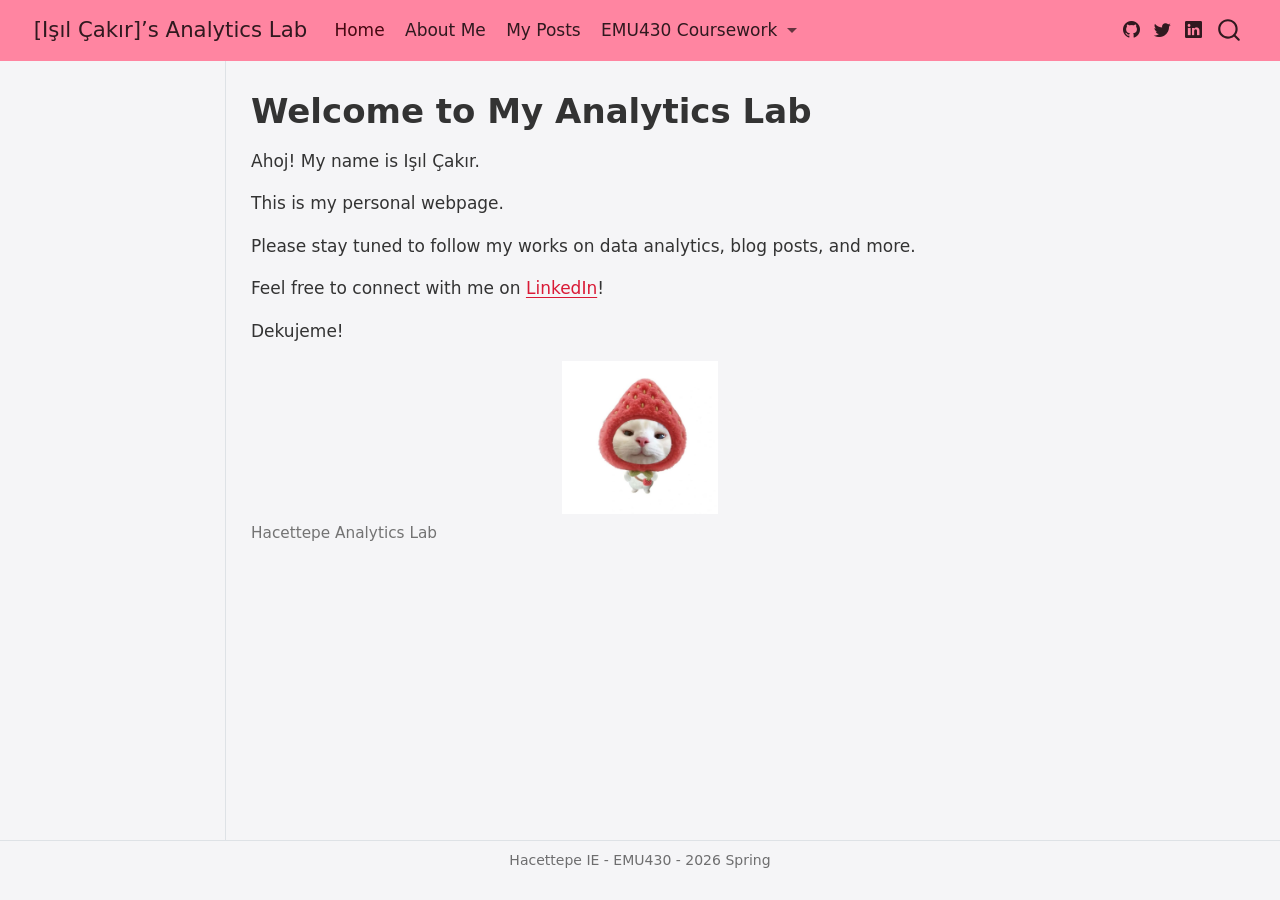
<file: docs/index.html>
<!DOCTYPE html>
<html xmlns="http://www.w3.org/1999/xhtml" lang="en" xml:lang="en"><head>

<meta charset="utf-8">
<meta name="generator" content="quarto-1.8.25">

<meta name="viewport" content="width=device-width, initial-scale=1.0, user-scalable=yes">


<title>Welcome to My Analytics Lab – [Işıl Çakır]’s Analytics Lab</title>
<style>
code{white-space: pre-wrap;}
span.smallcaps{font-variant: small-caps;}
div.columns{display: flex; gap: min(4vw, 1.5em);}
div.column{flex: auto; overflow-x: auto;}
div.hanging-indent{margin-left: 1.5em; text-indent: -1.5em;}
ul.task-list{list-style: none;}
ul.task-list li input[type="checkbox"] {
  width: 0.8em;
  margin: 0 0.8em 0.2em -1em; /* quarto-specific, see https://github.com/quarto-dev/quarto-cli/issues/4556 */ 
  vertical-align: middle;
}
</style>


<script src="site_libs/quarto-nav/quarto-nav.js"></script>
<script src="site_libs/quarto-nav/headroom.min.js"></script>
<script src="site_libs/clipboard/clipboard.min.js"></script>
<script src="site_libs/quarto-search/autocomplete.umd.js"></script>
<script src="site_libs/quarto-search/fuse.min.js"></script>
<script src="site_libs/quarto-search/quarto-search.js"></script>
<meta name="quarto:offset" content="./">
<script src="site_libs/quarto-html/quarto.js" type="module"></script>
<script src="site_libs/quarto-html/tabsets/tabsets.js" type="module"></script>
<script src="site_libs/quarto-html/axe/axe-check.js" type="module"></script>
<script src="site_libs/quarto-html/popper.min.js"></script>
<script src="site_libs/quarto-html/tippy.umd.min.js"></script>
<script src="site_libs/quarto-html/anchor.min.js"></script>
<link href="site_libs/quarto-html/tippy.css" rel="stylesheet">
<link href="site_libs/quarto-html/quarto-syntax-highlighting-7b89279ff1a6dce999919e0e67d4d9ec.css" rel="stylesheet" id="quarto-text-highlighting-styles">
<script src="site_libs/bootstrap/bootstrap.min.js"></script>
<link href="site_libs/bootstrap/bootstrap-icons.css" rel="stylesheet">
<link href="site_libs/bootstrap/bootstrap-d367c7f76e213138dc1e5cba545730fd.min.css" rel="stylesheet" append-hash="true" id="quarto-bootstrap" data-mode="light">
<script id="quarto-search-options" type="application/json">{
  "location": "navbar",
  "copy-button": false,
  "collapse-after": 3,
  "panel-placement": "end",
  "type": "overlay",
  "limit": 50,
  "keyboard-shortcut": [
    "f",
    "/",
    "s"
  ],
  "show-item-context": false,
  "language": {
    "search-no-results-text": "No results",
    "search-matching-documents-text": "matching documents",
    "search-copy-link-title": "Copy link to search",
    "search-hide-matches-text": "Hide additional matches",
    "search-more-match-text": "more match in this document",
    "search-more-matches-text": "more matches in this document",
    "search-clear-button-title": "Clear",
    "search-text-placeholder": "",
    "search-detached-cancel-button-title": "Cancel",
    "search-submit-button-title": "Submit",
    "search-label": "Search"
  }
}</script>


<link rel="stylesheet" href="styles.css">
</head>

<body class="docked nav-fixed quarto-light">

<div id="quarto-search-results"></div>
  <header id="quarto-header" class="headroom fixed-top">
    <nav class="navbar navbar-expand-lg " data-bs-theme="dark">
      <div class="navbar-container container-fluid">
      <div class="navbar-brand-container mx-auto">
    <a href="./index.html" class="navbar-brand navbar-brand-logo">
    </a>
    <a class="navbar-brand" href="./index.html">
    <span class="navbar-title">[Işıl Çakır]’s Analytics Lab</span>
    </a>
  </div>
            <div id="quarto-search" class="" title="Search"></div>
          <button class="navbar-toggler" type="button" data-bs-toggle="collapse" data-bs-target="#navbarCollapse" aria-controls="navbarCollapse" role="menu" aria-expanded="false" aria-label="Toggle navigation" onclick="if (window.quartoToggleHeadroom) { window.quartoToggleHeadroom(); }">
  <span class="navbar-toggler-icon"></span>
</button>
          <div class="collapse navbar-collapse" id="navbarCollapse">
            <ul class="navbar-nav navbar-nav-scroll me-auto">
  <li class="nav-item">
    <a class="nav-link active" href="./index.html" aria-current="page"> 
<span class="menu-text">Home</span></a>
  </li>  
  <li class="nav-item">
    <a class="nav-link" href="./about.html"> 
<span class="menu-text">About Me</span></a>
  </li>  
  <li class="nav-item">
    <a class="nav-link" href="./posts.html"> 
<span class="menu-text">My Posts</span></a>
  </li>  
  <li class="nav-item dropdown ">
    <a class="nav-link dropdown-toggle" href="#" id="nav-menu-emu430-coursework" role="link" data-bs-toggle="dropdown" aria-expanded="false">
 <span class="menu-text">EMU430 Coursework</span>
    </a>
    <ul class="dropdown-menu" aria-labelledby="nav-menu-emu430-coursework">    
        <li>
    <a class="dropdown-item" href="./assignments.html">
 <span class="dropdown-text">Assignments</span></a>
  </li>  
        <li>
    <a class="dropdown-item" href="./project.html">
 <span class="dropdown-text">Project</span></a>
  </li>  
    </ul>
  </li>
</ul>
          </div> <!-- /navcollapse -->
            <div class="quarto-navbar-tools tools-wide">
    <a href="https://github.com/isilcakrr" title="" class="quarto-navigation-tool px-1" aria-label=""><i class="bi bi-github"></i></a>
    <a href="https://twitter.com" title="" class="quarto-navigation-tool px-1" aria-label=""><i class="bi bi-twitter"></i></a>
    <a href="https://www.linkedin.com/in/isil-cakir/" title="" class="quarto-navigation-tool px-1" aria-label=""><i class="bi bi-linkedin"></i></a>
</div>
      </div> <!-- /container-fluid -->
    </nav>
</header>
<!-- content -->
<div id="quarto-content" class="quarto-container page-columns page-rows-contents page-layout-article page-navbar">
<!-- sidebar -->
  <nav id="quarto-sidebar" class="sidebar collapse collapse-horizontal quarto-sidebar-collapse-item sidebar-navigation docked overflow-auto">
    
</nav>
<div id="quarto-sidebar-glass" class="quarto-sidebar-collapse-item" data-bs-toggle="collapse" data-bs-target=".quarto-sidebar-collapse-item"></div>
<!-- margin-sidebar -->
    <div id="quarto-margin-sidebar" class="sidebar margin-sidebar zindex-bottom">
    </div>
<!-- main -->
<main class="content" id="quarto-document-content">

<header id="title-block-header" class="quarto-title-block default">
<div class="quarto-title">
<h1 class="title">Welcome to My Analytics Lab</h1>
</div>



<div class="quarto-title-meta">

    
  
    
  </div>
  


</header>


<p>Ahoj! My name is Işıl Çakır.</p>
<p>This is my personal webpage.</p>
<p>Please stay tuned to follow my works on data analytics, blog posts, and more.</p>
<p>Feel free to connect with me on <a href="https://www.linkedin.com/in/isil-cakir/">LinkedIn</a>!</p>
<p>Dekujeme!</p>
<div class="quarto-figure quarto-figure-center">
<figure class="figure">
<p><img src="indir (1).jpg" class="img-fluid figure-img" style="width:20.0%"></p>
<figcaption>Hacettepe Analytics Lab</figcaption>
</figure>
</div>



<a onclick="window.scrollTo(0, 0); return false;" role="button" id="quarto-back-to-top"><i class="bi bi-arrow-up"></i> Back to top</a></main> <!-- /main -->
<script id="quarto-html-after-body" type="application/javascript">
  window.document.addEventListener("DOMContentLoaded", function (event) {
    const icon = "";
    const anchorJS = new window.AnchorJS();
    anchorJS.options = {
      placement: 'right',
      icon: icon
    };
    anchorJS.add('.anchored');
    const isCodeAnnotation = (el) => {
      for (const clz of el.classList) {
        if (clz.startsWith('code-annotation-')) {                     
          return true;
        }
      }
      return false;
    }
    const onCopySuccess = function(e) {
      // button target
      const button = e.trigger;
      // don't keep focus
      button.blur();
      // flash "checked"
      button.classList.add('code-copy-button-checked');
      var currentTitle = button.getAttribute("title");
      button.setAttribute("title", "Copied!");
      let tooltip;
      if (window.bootstrap) {
        button.setAttribute("data-bs-toggle", "tooltip");
        button.setAttribute("data-bs-placement", "left");
        button.setAttribute("data-bs-title", "Copied!");
        tooltip = new bootstrap.Tooltip(button, 
          { trigger: "manual", 
            customClass: "code-copy-button-tooltip",
            offset: [0, -8]});
        tooltip.show();    
      }
      setTimeout(function() {
        if (tooltip) {
          tooltip.hide();
          button.removeAttribute("data-bs-title");
          button.removeAttribute("data-bs-toggle");
          button.removeAttribute("data-bs-placement");
        }
        button.setAttribute("title", currentTitle);
        button.classList.remove('code-copy-button-checked');
      }, 1000);
      // clear code selection
      e.clearSelection();
    }
    const getTextToCopy = function(trigger) {
      const outerScaffold = trigger.parentElement.cloneNode(true);
      const codeEl = outerScaffold.querySelector('code');
      for (const childEl of codeEl.children) {
        if (isCodeAnnotation(childEl)) {
          childEl.remove();
        }
      }
      return codeEl.innerText;
    }
    const clipboard = new window.ClipboardJS('.code-copy-button:not([data-in-quarto-modal])', {
      text: getTextToCopy
    });
    clipboard.on('success', onCopySuccess);
    if (window.document.getElementById('quarto-embedded-source-code-modal')) {
      const clipboardModal = new window.ClipboardJS('.code-copy-button[data-in-quarto-modal]', {
        text: getTextToCopy,
        container: window.document.getElementById('quarto-embedded-source-code-modal')
      });
      clipboardModal.on('success', onCopySuccess);
    }
      var localhostRegex = new RegExp(/^(?:http|https):\/\/localhost\:?[0-9]*\//);
      var mailtoRegex = new RegExp(/^mailto:/);
        var filterRegex = new RegExp('/' + window.location.host + '/');
      var isInternal = (href) => {
          return filterRegex.test(href) || localhostRegex.test(href) || mailtoRegex.test(href);
      }
      // Inspect non-navigation links and adorn them if external
     var links = window.document.querySelectorAll('a[href]:not(.nav-link):not(.navbar-brand):not(.toc-action):not(.sidebar-link):not(.sidebar-item-toggle):not(.pagination-link):not(.no-external):not([aria-hidden]):not(.dropdown-item):not(.quarto-navigation-tool):not(.about-link)');
      for (var i=0; i<links.length; i++) {
        const link = links[i];
        if (!isInternal(link.href)) {
          // undo the damage that might have been done by quarto-nav.js in the case of
          // links that we want to consider external
          if (link.dataset.originalHref !== undefined) {
            link.href = link.dataset.originalHref;
          }
        }
      }
    function tippyHover(el, contentFn, onTriggerFn, onUntriggerFn) {
      const config = {
        allowHTML: true,
        maxWidth: 500,
        delay: 100,
        arrow: false,
        appendTo: function(el) {
            return el.parentElement;
        },
        interactive: true,
        interactiveBorder: 10,
        theme: 'quarto',
        placement: 'bottom-start',
      };
      if (contentFn) {
        config.content = contentFn;
      }
      if (onTriggerFn) {
        config.onTrigger = onTriggerFn;
      }
      if (onUntriggerFn) {
        config.onUntrigger = onUntriggerFn;
      }
      window.tippy(el, config); 
    }
    const noterefs = window.document.querySelectorAll('a[role="doc-noteref"]');
    for (var i=0; i<noterefs.length; i++) {
      const ref = noterefs[i];
      tippyHover(ref, function() {
        // use id or data attribute instead here
        let href = ref.getAttribute('data-footnote-href') || ref.getAttribute('href');
        try { href = new URL(href).hash; } catch {}
        const id = href.replace(/^#\/?/, "");
        const note = window.document.getElementById(id);
        if (note) {
          return note.innerHTML;
        } else {
          return "";
        }
      });
    }
    const xrefs = window.document.querySelectorAll('a.quarto-xref');
    const processXRef = (id, note) => {
      // Strip column container classes
      const stripColumnClz = (el) => {
        el.classList.remove("page-full", "page-columns");
        if (el.children) {
          for (const child of el.children) {
            stripColumnClz(child);
          }
        }
      }
      stripColumnClz(note)
      if (id === null || id.startsWith('sec-')) {
        // Special case sections, only their first couple elements
        const container = document.createElement("div");
        if (note.children && note.children.length > 2) {
          container.appendChild(note.children[0].cloneNode(true));
          for (let i = 1; i < note.children.length; i++) {
            const child = note.children[i];
            if (child.tagName === "P" && child.innerText === "") {
              continue;
            } else {
              container.appendChild(child.cloneNode(true));
              break;
            }
          }
          if (window.Quarto?.typesetMath) {
            window.Quarto.typesetMath(container);
          }
          return container.innerHTML
        } else {
          if (window.Quarto?.typesetMath) {
            window.Quarto.typesetMath(note);
          }
          return note.innerHTML;
        }
      } else {
        // Remove any anchor links if they are present
        const anchorLink = note.querySelector('a.anchorjs-link');
        if (anchorLink) {
          anchorLink.remove();
        }
        if (window.Quarto?.typesetMath) {
          window.Quarto.typesetMath(note);
        }
        if (note.classList.contains("callout")) {
          return note.outerHTML;
        } else {
          return note.innerHTML;
        }
      }
    }
    for (var i=0; i<xrefs.length; i++) {
      const xref = xrefs[i];
      tippyHover(xref, undefined, function(instance) {
        instance.disable();
        let url = xref.getAttribute('href');
        let hash = undefined; 
        if (url.startsWith('#')) {
          hash = url;
        } else {
          try { hash = new URL(url).hash; } catch {}
        }
        if (hash) {
          const id = hash.replace(/^#\/?/, "");
          const note = window.document.getElementById(id);
          if (note !== null) {
            try {
              const html = processXRef(id, note.cloneNode(true));
              instance.setContent(html);
            } finally {
              instance.enable();
              instance.show();
            }
          } else {
            // See if we can fetch this
            fetch(url.split('#')[0])
            .then(res => res.text())
            .then(html => {
              const parser = new DOMParser();
              const htmlDoc = parser.parseFromString(html, "text/html");
              const note = htmlDoc.getElementById(id);
              if (note !== null) {
                const html = processXRef(id, note);
                instance.setContent(html);
              } 
            }).finally(() => {
              instance.enable();
              instance.show();
            });
          }
        } else {
          // See if we can fetch a full url (with no hash to target)
          // This is a special case and we should probably do some content thinning / targeting
          fetch(url)
          .then(res => res.text())
          .then(html => {
            const parser = new DOMParser();
            const htmlDoc = parser.parseFromString(html, "text/html");
            const note = htmlDoc.querySelector('main.content');
            if (note !== null) {
              // This should only happen for chapter cross references
              // (since there is no id in the URL)
              // remove the first header
              if (note.children.length > 0 && note.children[0].tagName === "HEADER") {
                note.children[0].remove();
              }
              const html = processXRef(null, note);
              instance.setContent(html);
            } 
          }).finally(() => {
            instance.enable();
            instance.show();
          });
        }
      }, function(instance) {
      });
    }
        let selectedAnnoteEl;
        const selectorForAnnotation = ( cell, annotation) => {
          let cellAttr = 'data-code-cell="' + cell + '"';
          let lineAttr = 'data-code-annotation="' +  annotation + '"';
          const selector = 'span[' + cellAttr + '][' + lineAttr + ']';
          return selector;
        }
        const selectCodeLines = (annoteEl) => {
          const doc = window.document;
          const targetCell = annoteEl.getAttribute("data-target-cell");
          const targetAnnotation = annoteEl.getAttribute("data-target-annotation");
          const annoteSpan = window.document.querySelector(selectorForAnnotation(targetCell, targetAnnotation));
          const lines = annoteSpan.getAttribute("data-code-lines").split(",");
          const lineIds = lines.map((line) => {
            return targetCell + "-" + line;
          })
          let top = null;
          let height = null;
          let parent = null;
          if (lineIds.length > 0) {
              //compute the position of the single el (top and bottom and make a div)
              const el = window.document.getElementById(lineIds[0]);
              top = el.offsetTop;
              height = el.offsetHeight;
              parent = el.parentElement.parentElement;
            if (lineIds.length > 1) {
              const lastEl = window.document.getElementById(lineIds[lineIds.length - 1]);
              const bottom = lastEl.offsetTop + lastEl.offsetHeight;
              height = bottom - top;
            }
            if (top !== null && height !== null && parent !== null) {
              // cook up a div (if necessary) and position it 
              let div = window.document.getElementById("code-annotation-line-highlight");
              if (div === null) {
                div = window.document.createElement("div");
                div.setAttribute("id", "code-annotation-line-highlight");
                div.style.position = 'absolute';
                parent.appendChild(div);
              }
              div.style.top = top - 2 + "px";
              div.style.height = height + 4 + "px";
              div.style.left = 0;
              let gutterDiv = window.document.getElementById("code-annotation-line-highlight-gutter");
              if (gutterDiv === null) {
                gutterDiv = window.document.createElement("div");
                gutterDiv.setAttribute("id", "code-annotation-line-highlight-gutter");
                gutterDiv.style.position = 'absolute';
                const codeCell = window.document.getElementById(targetCell);
                const gutter = codeCell.querySelector('.code-annotation-gutter');
                gutter.appendChild(gutterDiv);
              }
              gutterDiv.style.top = top - 2 + "px";
              gutterDiv.style.height = height + 4 + "px";
            }
            selectedAnnoteEl = annoteEl;
          }
        };
        const unselectCodeLines = () => {
          const elementsIds = ["code-annotation-line-highlight", "code-annotation-line-highlight-gutter"];
          elementsIds.forEach((elId) => {
            const div = window.document.getElementById(elId);
            if (div) {
              div.remove();
            }
          });
          selectedAnnoteEl = undefined;
        };
          // Handle positioning of the toggle
      window.addEventListener(
        "resize",
        throttle(() => {
          elRect = undefined;
          if (selectedAnnoteEl) {
            selectCodeLines(selectedAnnoteEl);
          }
        }, 10)
      );
      function throttle(fn, ms) {
      let throttle = false;
      let timer;
        return (...args) => {
          if(!throttle) { // first call gets through
              fn.apply(this, args);
              throttle = true;
          } else { // all the others get throttled
              if(timer) clearTimeout(timer); // cancel #2
              timer = setTimeout(() => {
                fn.apply(this, args);
                timer = throttle = false;
              }, ms);
          }
        };
      }
        // Attach click handler to the DT
        const annoteDls = window.document.querySelectorAll('dt[data-target-cell]');
        for (const annoteDlNode of annoteDls) {
          annoteDlNode.addEventListener('click', (event) => {
            const clickedEl = event.target;
            if (clickedEl !== selectedAnnoteEl) {
              unselectCodeLines();
              const activeEl = window.document.querySelector('dt[data-target-cell].code-annotation-active');
              if (activeEl) {
                activeEl.classList.remove('code-annotation-active');
              }
              selectCodeLines(clickedEl);
              clickedEl.classList.add('code-annotation-active');
            } else {
              // Unselect the line
              unselectCodeLines();
              clickedEl.classList.remove('code-annotation-active');
            }
          });
        }
    const findCites = (el) => {
      const parentEl = el.parentElement;
      if (parentEl) {
        const cites = parentEl.dataset.cites;
        if (cites) {
          return {
            el,
            cites: cites.split(' ')
          };
        } else {
          return findCites(el.parentElement)
        }
      } else {
        return undefined;
      }
    };
    var bibliorefs = window.document.querySelectorAll('a[role="doc-biblioref"]');
    for (var i=0; i<bibliorefs.length; i++) {
      const ref = bibliorefs[i];
      const citeInfo = findCites(ref);
      if (citeInfo) {
        tippyHover(citeInfo.el, function() {
          var popup = window.document.createElement('div');
          citeInfo.cites.forEach(function(cite) {
            var citeDiv = window.document.createElement('div');
            citeDiv.classList.add('hanging-indent');
            citeDiv.classList.add('csl-entry');
            var biblioDiv = window.document.getElementById('ref-' + cite);
            if (biblioDiv) {
              citeDiv.innerHTML = biblioDiv.innerHTML;
            }
            popup.appendChild(citeDiv);
          });
          return popup.innerHTML;
        });
      }
    }
  });
  </script>
</div> <!-- /content -->
<footer class="footer">
  <div class="nav-footer">
    <div class="nav-footer-left">
      &nbsp;
    </div>   
    <div class="nav-footer-center">
<p>Hacettepe IE - EMU430 - 2026 Spring</p>
</div>
    <div class="nav-footer-right">
      &nbsp;
    </div>
  </div>
</footer>




</body></html>
</file>
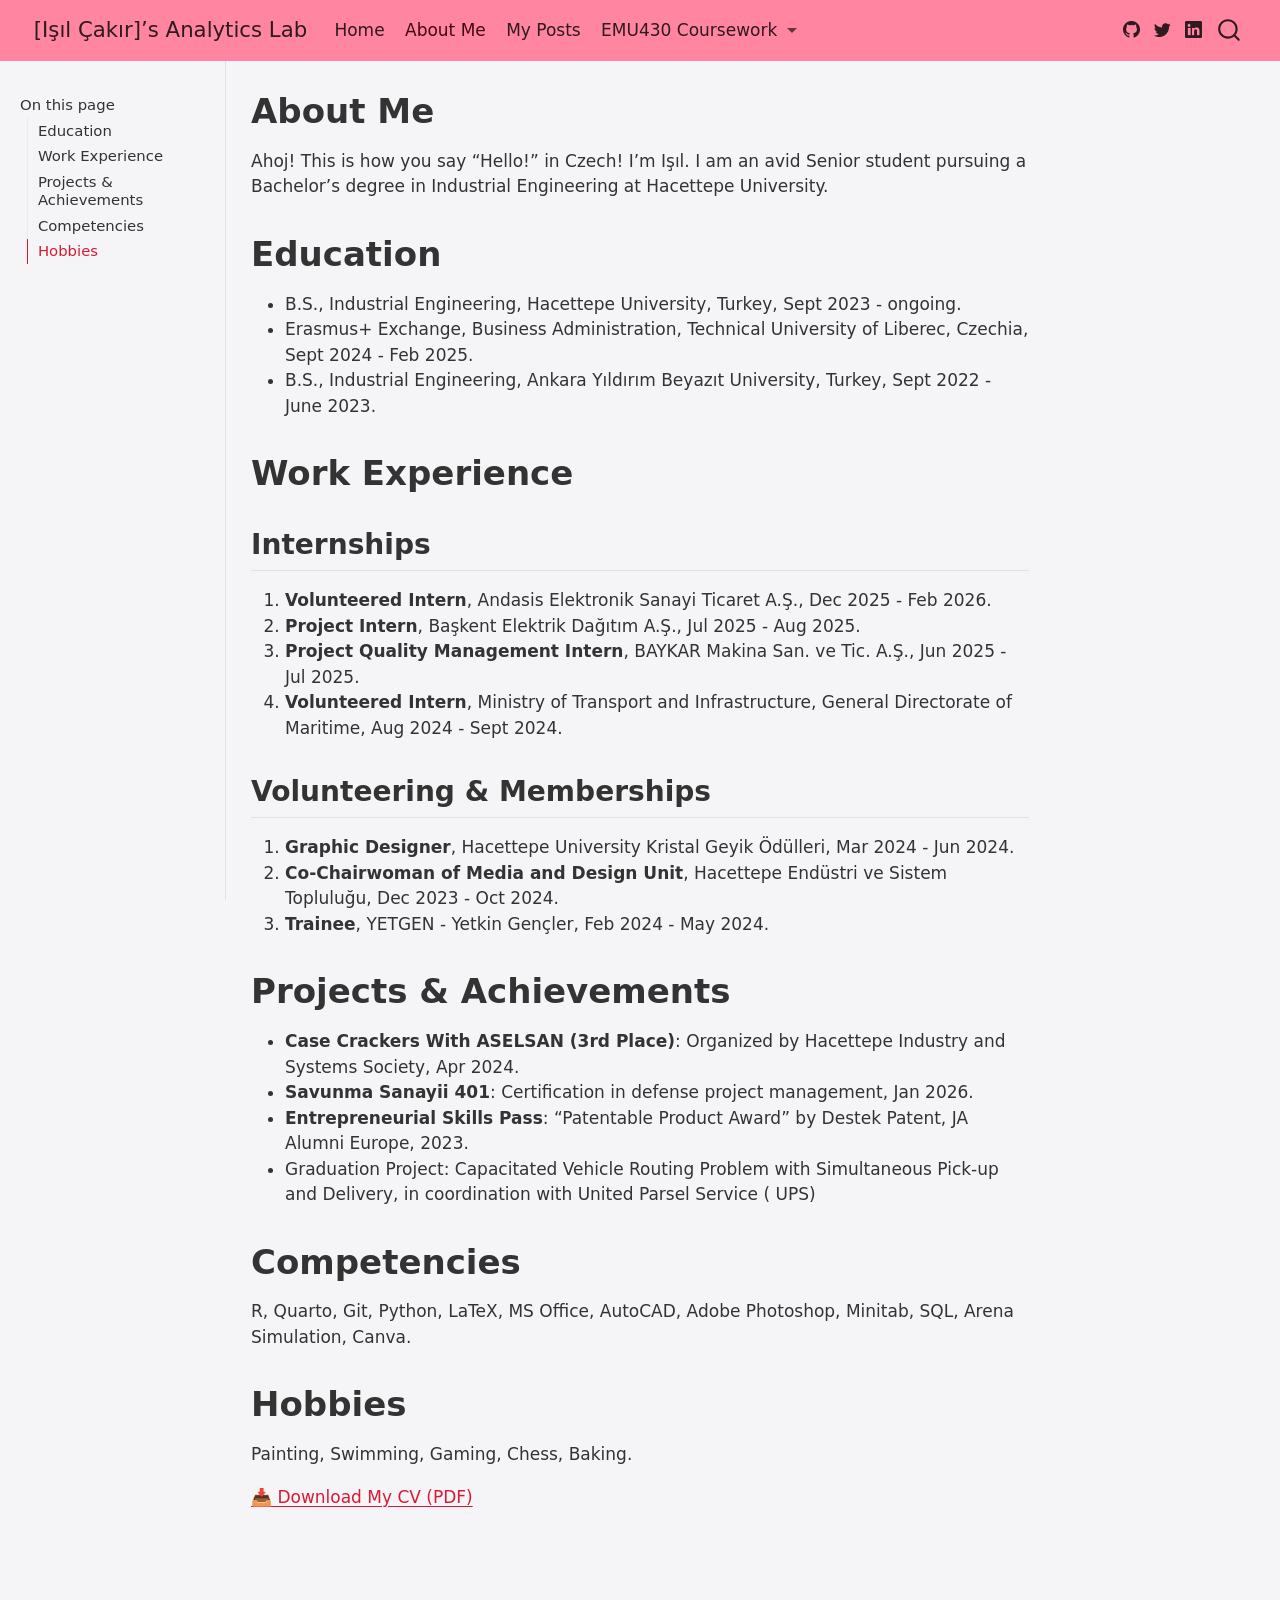
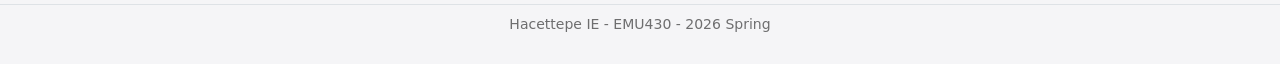
<file: docs/about.html>
<!DOCTYPE html>
<html xmlns="http://www.w3.org/1999/xhtml" lang="en" xml:lang="en"><head>

<meta charset="utf-8">
<meta name="generator" content="quarto-1.8.25">

<meta name="viewport" content="width=device-width, initial-scale=1.0, user-scalable=yes">


<title>About Me – [Işıl Çakır]’s Analytics Lab</title>
<style>
code{white-space: pre-wrap;}
span.smallcaps{font-variant: small-caps;}
div.columns{display: flex; gap: min(4vw, 1.5em);}
div.column{flex: auto; overflow-x: auto;}
div.hanging-indent{margin-left: 1.5em; text-indent: -1.5em;}
ul.task-list{list-style: none;}
ul.task-list li input[type="checkbox"] {
  width: 0.8em;
  margin: 0 0.8em 0.2em -1em; /* quarto-specific, see https://github.com/quarto-dev/quarto-cli/issues/4556 */ 
  vertical-align: middle;
}
</style>


<script src="site_libs/quarto-nav/quarto-nav.js"></script>
<script src="site_libs/quarto-nav/headroom.min.js"></script>
<script src="site_libs/clipboard/clipboard.min.js"></script>
<script src="site_libs/quarto-search/autocomplete.umd.js"></script>
<script src="site_libs/quarto-search/fuse.min.js"></script>
<script src="site_libs/quarto-search/quarto-search.js"></script>
<meta name="quarto:offset" content="./">
<script src="site_libs/quarto-html/quarto.js" type="module"></script>
<script src="site_libs/quarto-html/tabsets/tabsets.js" type="module"></script>
<script src="site_libs/quarto-html/axe/axe-check.js" type="module"></script>
<script src="site_libs/quarto-html/popper.min.js"></script>
<script src="site_libs/quarto-html/tippy.umd.min.js"></script>
<script src="site_libs/quarto-html/anchor.min.js"></script>
<link href="site_libs/quarto-html/tippy.css" rel="stylesheet">
<link href="site_libs/quarto-html/quarto-syntax-highlighting-7b89279ff1a6dce999919e0e67d4d9ec.css" rel="stylesheet" id="quarto-text-highlighting-styles">
<script src="site_libs/bootstrap/bootstrap.min.js"></script>
<link href="site_libs/bootstrap/bootstrap-icons.css" rel="stylesheet">
<link href="site_libs/bootstrap/bootstrap-d367c7f76e213138dc1e5cba545730fd.min.css" rel="stylesheet" append-hash="true" id="quarto-bootstrap" data-mode="light">
<script id="quarto-search-options" type="application/json">{
  "location": "navbar",
  "copy-button": false,
  "collapse-after": 3,
  "panel-placement": "end",
  "type": "overlay",
  "limit": 50,
  "keyboard-shortcut": [
    "f",
    "/",
    "s"
  ],
  "show-item-context": false,
  "language": {
    "search-no-results-text": "No results",
    "search-matching-documents-text": "matching documents",
    "search-copy-link-title": "Copy link to search",
    "search-hide-matches-text": "Hide additional matches",
    "search-more-match-text": "more match in this document",
    "search-more-matches-text": "more matches in this document",
    "search-clear-button-title": "Clear",
    "search-text-placeholder": "",
    "search-detached-cancel-button-title": "Cancel",
    "search-submit-button-title": "Submit",
    "search-label": "Search"
  }
}</script>


<link rel="stylesheet" href="styles.css">
</head>

<body class="docked nav-fixed quarto-light">

<div id="quarto-search-results"></div>
  <header id="quarto-header" class="headroom fixed-top">
    <nav class="navbar navbar-expand-lg " data-bs-theme="dark">
      <div class="navbar-container container-fluid">
      <div class="navbar-brand-container mx-auto">
    <a href="./index.html" class="navbar-brand navbar-brand-logo">
    </a>
    <a class="navbar-brand" href="./index.html">
    <span class="navbar-title">[Işıl Çakır]’s Analytics Lab</span>
    </a>
  </div>
            <div id="quarto-search" class="" title="Search"></div>
          <button class="navbar-toggler" type="button" data-bs-toggle="collapse" data-bs-target="#navbarCollapse" aria-controls="navbarCollapse" role="menu" aria-expanded="false" aria-label="Toggle navigation" onclick="if (window.quartoToggleHeadroom) { window.quartoToggleHeadroom(); }">
  <span class="navbar-toggler-icon"></span>
</button>
          <div class="collapse navbar-collapse" id="navbarCollapse">
            <ul class="navbar-nav navbar-nav-scroll me-auto">
  <li class="nav-item">
    <a class="nav-link" href="./index.html"> 
<span class="menu-text">Home</span></a>
  </li>  
  <li class="nav-item">
    <a class="nav-link active" href="./about.html" aria-current="page"> 
<span class="menu-text">About Me</span></a>
  </li>  
  <li class="nav-item">
    <a class="nav-link" href="./posts.html"> 
<span class="menu-text">My Posts</span></a>
  </li>  
  <li class="nav-item dropdown ">
    <a class="nav-link dropdown-toggle" href="#" id="nav-menu-emu430-coursework" role="link" data-bs-toggle="dropdown" aria-expanded="false">
 <span class="menu-text">EMU430 Coursework</span>
    </a>
    <ul class="dropdown-menu" aria-labelledby="nav-menu-emu430-coursework">    
        <li>
    <a class="dropdown-item" href="./assignments.html">
 <span class="dropdown-text">Assignments</span></a>
  </li>  
        <li>
    <a class="dropdown-item" href="./project.html">
 <span class="dropdown-text">Project</span></a>
  </li>  
    </ul>
  </li>
</ul>
          </div> <!-- /navcollapse -->
            <div class="quarto-navbar-tools tools-wide">
    <a href="https://github.com/isilcakrr" title="" class="quarto-navigation-tool px-1" aria-label=""><i class="bi bi-github"></i></a>
    <a href="https://twitter.com" title="" class="quarto-navigation-tool px-1" aria-label=""><i class="bi bi-twitter"></i></a>
    <a href="https://www.linkedin.com/in/isil-cakir/" title="" class="quarto-navigation-tool px-1" aria-label=""><i class="bi bi-linkedin"></i></a>
</div>
      </div> <!-- /container-fluid -->
    </nav>
</header>
<!-- content -->
<div id="quarto-content" class="quarto-container page-columns page-rows-contents page-layout-article page-navbar">
<!-- sidebar -->
  <nav id="quarto-sidebar" class="sidebar collapse collapse-horizontal quarto-sidebar-collapse-item sidebar-navigation docked overflow-auto">
    <nav id="TOC" role="doc-toc" class="toc-active">
    <h2 id="toc-title">On this page</h2>
   
  <ul>
  <li><a href="#education" id="toc-education" class="nav-link active" data-scroll-target="#education">Education</a></li>
  <li><a href="#work-experience" id="toc-work-experience" class="nav-link" data-scroll-target="#work-experience">Work Experience</a>
  <ul class="collapse">
  <li><a href="#internships" id="toc-internships" class="nav-link" data-scroll-target="#internships">Internships</a></li>
  <li><a href="#volunteering-memberships" id="toc-volunteering-memberships" class="nav-link" data-scroll-target="#volunteering-memberships">Volunteering &amp; Memberships</a></li>
  </ul></li>
  <li><a href="#projects-achievements" id="toc-projects-achievements" class="nav-link" data-scroll-target="#projects-achievements">Projects &amp; Achievements</a></li>
  <li><a href="#competencies" id="toc-competencies" class="nav-link" data-scroll-target="#competencies">Competencies</a></li>
  <li><a href="#hobbies" id="toc-hobbies" class="nav-link" data-scroll-target="#hobbies">Hobbies</a></li>
  </ul>
</nav>
</nav>
<div id="quarto-sidebar-glass" class="quarto-sidebar-collapse-item" data-bs-toggle="collapse" data-bs-target=".quarto-sidebar-collapse-item"></div>
<!-- margin-sidebar -->
    <div id="quarto-margin-sidebar" class="sidebar margin-sidebar zindex-bottom">
    </div>
<!-- main -->
<main class="content" id="quarto-document-content">

<header id="title-block-header" class="quarto-title-block default">
<div class="quarto-title">
<h1 class="title">About Me</h1>
</div>



<div class="quarto-title-meta">

    
  
    
  </div>
  


</header>


<p>Ahoj! This is how you say “Hello!” in Czech! I’m Işıl. I am an avid Senior student pursuing a Bachelor’s degree in Industrial Engineering at Hacettepe University.</p>
<section id="education" class="level1">
<h1>Education</h1>
<ul>
<li>B.S., Industrial Engineering, Hacettepe University, Turkey, Sept 2023 - ongoing.</li>
<li>Erasmus+ Exchange, Business Administration, Technical University of Liberec, Czechia, Sept 2024 - Feb 2025.</li>
<li>B.S., Industrial Engineering, Ankara Yıldırım Beyazıt University, Turkey, Sept 2022 - June 2023.</li>
</ul>
</section>
<section id="work-experience" class="level1">
<h1>Work Experience</h1>
<section id="internships" class="level2">
<h2 class="anchored" data-anchor-id="internships">Internships</h2>
<ol type="1">
<li><strong>Volunteered Intern</strong>, Andasis Elektronik Sanayi Ticaret A.Ş., Dec 2025 - Feb 2026.</li>
<li><strong>Project Intern</strong>, Başkent Elektrik Dağıtım A.Ş., Jul 2025 - Aug 2025.</li>
<li><strong>Project Quality Management Intern</strong>, BAYKAR Makina San. ve Tic. A.Ş., Jun 2025 - Jul 2025.</li>
<li><strong>Volunteered Intern</strong>, Ministry of Transport and Infrastructure, General Directorate of Maritime, Aug 2024 - Sept 2024.</li>
</ol>
</section>
<section id="volunteering-memberships" class="level2">
<h2 class="anchored" data-anchor-id="volunteering-memberships">Volunteering &amp; Memberships</h2>
<ol type="1">
<li><strong>Graphic Designer</strong>, Hacettepe University Kristal Geyik Ödülleri, Mar 2024 - Jun 2024.</li>
<li><strong>Co-Chairwoman of Media and Design Unit</strong>, Hacettepe Endüstri ve Sistem Topluluğu, Dec 2023 - Oct 2024.</li>
<li><strong>Trainee</strong>, YETGEN - Yetkin Gençler, Feb 2024 - May 2024.</li>
</ol>
</section>
</section>
<section id="projects-achievements" class="level1">
<h1>Projects &amp; Achievements</h1>
<ul>
<li><strong>Case Crackers With ASELSAN (3rd Place)</strong>: Organized by Hacettepe Industry and Systems Society, Apr 2024.</li>
<li><strong>Savunma Sanayii 401</strong>: Certification in defense project management, Jan 2026.</li>
<li><strong>Entrepreneurial Skills Pass</strong>: “Patentable Product Award” by Destek Patent, JA Alumni Europe, 2023.</li>
<li>Graduation Project: Capacitated Vehicle Routing Problem with Simultaneous Pick-up and Delivery, in coordination with United Parsel Service ( UPS)</li>
</ul>
</section>
<section id="competencies" class="level1">
<h1>Competencies</h1>
<p>R, Quarto, Git, Python, LaTeX, MS Office, AutoCAD, Adobe Photoshop, Minitab, SQL, Arena Simulation, Canva.</p>
</section>
<section id="hobbies" class="level1">
<h1>Hobbies</h1>
<p>Painting, Swimming, Gaming, Chess, Baking.</p>
<p><a href="isilcakircv.pdf.pdf">📥 Download My CV (PDF)</a></p>


</section>

<a onclick="window.scrollTo(0, 0); return false;" role="button" id="quarto-back-to-top"><i class="bi bi-arrow-up"></i> Back to top</a></main> <!-- /main -->
<script id="quarto-html-after-body" type="application/javascript">
  window.document.addEventListener("DOMContentLoaded", function (event) {
    const icon = "";
    const anchorJS = new window.AnchorJS();
    anchorJS.options = {
      placement: 'right',
      icon: icon
    };
    anchorJS.add('.anchored');
    const isCodeAnnotation = (el) => {
      for (const clz of el.classList) {
        if (clz.startsWith('code-annotation-')) {                     
          return true;
        }
      }
      return false;
    }
    const onCopySuccess = function(e) {
      // button target
      const button = e.trigger;
      // don't keep focus
      button.blur();
      // flash "checked"
      button.classList.add('code-copy-button-checked');
      var currentTitle = button.getAttribute("title");
      button.setAttribute("title", "Copied!");
      let tooltip;
      if (window.bootstrap) {
        button.setAttribute("data-bs-toggle", "tooltip");
        button.setAttribute("data-bs-placement", "left");
        button.setAttribute("data-bs-title", "Copied!");
        tooltip = new bootstrap.Tooltip(button, 
          { trigger: "manual", 
            customClass: "code-copy-button-tooltip",
            offset: [0, -8]});
        tooltip.show();    
      }
      setTimeout(function() {
        if (tooltip) {
          tooltip.hide();
          button.removeAttribute("data-bs-title");
          button.removeAttribute("data-bs-toggle");
          button.removeAttribute("data-bs-placement");
        }
        button.setAttribute("title", currentTitle);
        button.classList.remove('code-copy-button-checked');
      }, 1000);
      // clear code selection
      e.clearSelection();
    }
    const getTextToCopy = function(trigger) {
      const outerScaffold = trigger.parentElement.cloneNode(true);
      const codeEl = outerScaffold.querySelector('code');
      for (const childEl of codeEl.children) {
        if (isCodeAnnotation(childEl)) {
          childEl.remove();
        }
      }
      return codeEl.innerText;
    }
    const clipboard = new window.ClipboardJS('.code-copy-button:not([data-in-quarto-modal])', {
      text: getTextToCopy
    });
    clipboard.on('success', onCopySuccess);
    if (window.document.getElementById('quarto-embedded-source-code-modal')) {
      const clipboardModal = new window.ClipboardJS('.code-copy-button[data-in-quarto-modal]', {
        text: getTextToCopy,
        container: window.document.getElementById('quarto-embedded-source-code-modal')
      });
      clipboardModal.on('success', onCopySuccess);
    }
      var localhostRegex = new RegExp(/^(?:http|https):\/\/localhost\:?[0-9]*\//);
      var mailtoRegex = new RegExp(/^mailto:/);
        var filterRegex = new RegExp('/' + window.location.host + '/');
      var isInternal = (href) => {
          return filterRegex.test(href) || localhostRegex.test(href) || mailtoRegex.test(href);
      }
      // Inspect non-navigation links and adorn them if external
     var links = window.document.querySelectorAll('a[href]:not(.nav-link):not(.navbar-brand):not(.toc-action):not(.sidebar-link):not(.sidebar-item-toggle):not(.pagination-link):not(.no-external):not([aria-hidden]):not(.dropdown-item):not(.quarto-navigation-tool):not(.about-link)');
      for (var i=0; i<links.length; i++) {
        const link = links[i];
        if (!isInternal(link.href)) {
          // undo the damage that might have been done by quarto-nav.js in the case of
          // links that we want to consider external
          if (link.dataset.originalHref !== undefined) {
            link.href = link.dataset.originalHref;
          }
        }
      }
    function tippyHover(el, contentFn, onTriggerFn, onUntriggerFn) {
      const config = {
        allowHTML: true,
        maxWidth: 500,
        delay: 100,
        arrow: false,
        appendTo: function(el) {
            return el.parentElement;
        },
        interactive: true,
        interactiveBorder: 10,
        theme: 'quarto',
        placement: 'bottom-start',
      };
      if (contentFn) {
        config.content = contentFn;
      }
      if (onTriggerFn) {
        config.onTrigger = onTriggerFn;
      }
      if (onUntriggerFn) {
        config.onUntrigger = onUntriggerFn;
      }
      window.tippy(el, config); 
    }
    const noterefs = window.document.querySelectorAll('a[role="doc-noteref"]');
    for (var i=0; i<noterefs.length; i++) {
      const ref = noterefs[i];
      tippyHover(ref, function() {
        // use id or data attribute instead here
        let href = ref.getAttribute('data-footnote-href') || ref.getAttribute('href');
        try { href = new URL(href).hash; } catch {}
        const id = href.replace(/^#\/?/, "");
        const note = window.document.getElementById(id);
        if (note) {
          return note.innerHTML;
        } else {
          return "";
        }
      });
    }
    const xrefs = window.document.querySelectorAll('a.quarto-xref');
    const processXRef = (id, note) => {
      // Strip column container classes
      const stripColumnClz = (el) => {
        el.classList.remove("page-full", "page-columns");
        if (el.children) {
          for (const child of el.children) {
            stripColumnClz(child);
          }
        }
      }
      stripColumnClz(note)
      if (id === null || id.startsWith('sec-')) {
        // Special case sections, only their first couple elements
        const container = document.createElement("div");
        if (note.children && note.children.length > 2) {
          container.appendChild(note.children[0].cloneNode(true));
          for (let i = 1; i < note.children.length; i++) {
            const child = note.children[i];
            if (child.tagName === "P" && child.innerText === "") {
              continue;
            } else {
              container.appendChild(child.cloneNode(true));
              break;
            }
          }
          if (window.Quarto?.typesetMath) {
            window.Quarto.typesetMath(container);
          }
          return container.innerHTML
        } else {
          if (window.Quarto?.typesetMath) {
            window.Quarto.typesetMath(note);
          }
          return note.innerHTML;
        }
      } else {
        // Remove any anchor links if they are present
        const anchorLink = note.querySelector('a.anchorjs-link');
        if (anchorLink) {
          anchorLink.remove();
        }
        if (window.Quarto?.typesetMath) {
          window.Quarto.typesetMath(note);
        }
        if (note.classList.contains("callout")) {
          return note.outerHTML;
        } else {
          return note.innerHTML;
        }
      }
    }
    for (var i=0; i<xrefs.length; i++) {
      const xref = xrefs[i];
      tippyHover(xref, undefined, function(instance) {
        instance.disable();
        let url = xref.getAttribute('href');
        let hash = undefined; 
        if (url.startsWith('#')) {
          hash = url;
        } else {
          try { hash = new URL(url).hash; } catch {}
        }
        if (hash) {
          const id = hash.replace(/^#\/?/, "");
          const note = window.document.getElementById(id);
          if (note !== null) {
            try {
              const html = processXRef(id, note.cloneNode(true));
              instance.setContent(html);
            } finally {
              instance.enable();
              instance.show();
            }
          } else {
            // See if we can fetch this
            fetch(url.split('#')[0])
            .then(res => res.text())
            .then(html => {
              const parser = new DOMParser();
              const htmlDoc = parser.parseFromString(html, "text/html");
              const note = htmlDoc.getElementById(id);
              if (note !== null) {
                const html = processXRef(id, note);
                instance.setContent(html);
              } 
            }).finally(() => {
              instance.enable();
              instance.show();
            });
          }
        } else {
          // See if we can fetch a full url (with no hash to target)
          // This is a special case and we should probably do some content thinning / targeting
          fetch(url)
          .then(res => res.text())
          .then(html => {
            const parser = new DOMParser();
            const htmlDoc = parser.parseFromString(html, "text/html");
            const note = htmlDoc.querySelector('main.content');
            if (note !== null) {
              // This should only happen for chapter cross references
              // (since there is no id in the URL)
              // remove the first header
              if (note.children.length > 0 && note.children[0].tagName === "HEADER") {
                note.children[0].remove();
              }
              const html = processXRef(null, note);
              instance.setContent(html);
            } 
          }).finally(() => {
            instance.enable();
            instance.show();
          });
        }
      }, function(instance) {
      });
    }
        let selectedAnnoteEl;
        const selectorForAnnotation = ( cell, annotation) => {
          let cellAttr = 'data-code-cell="' + cell + '"';
          let lineAttr = 'data-code-annotation="' +  annotation + '"';
          const selector = 'span[' + cellAttr + '][' + lineAttr + ']';
          return selector;
        }
        const selectCodeLines = (annoteEl) => {
          const doc = window.document;
          const targetCell = annoteEl.getAttribute("data-target-cell");
          const targetAnnotation = annoteEl.getAttribute("data-target-annotation");
          const annoteSpan = window.document.querySelector(selectorForAnnotation(targetCell, targetAnnotation));
          const lines = annoteSpan.getAttribute("data-code-lines").split(",");
          const lineIds = lines.map((line) => {
            return targetCell + "-" + line;
          })
          let top = null;
          let height = null;
          let parent = null;
          if (lineIds.length > 0) {
              //compute the position of the single el (top and bottom and make a div)
              const el = window.document.getElementById(lineIds[0]);
              top = el.offsetTop;
              height = el.offsetHeight;
              parent = el.parentElement.parentElement;
            if (lineIds.length > 1) {
              const lastEl = window.document.getElementById(lineIds[lineIds.length - 1]);
              const bottom = lastEl.offsetTop + lastEl.offsetHeight;
              height = bottom - top;
            }
            if (top !== null && height !== null && parent !== null) {
              // cook up a div (if necessary) and position it 
              let div = window.document.getElementById("code-annotation-line-highlight");
              if (div === null) {
                div = window.document.createElement("div");
                div.setAttribute("id", "code-annotation-line-highlight");
                div.style.position = 'absolute';
                parent.appendChild(div);
              }
              div.style.top = top - 2 + "px";
              div.style.height = height + 4 + "px";
              div.style.left = 0;
              let gutterDiv = window.document.getElementById("code-annotation-line-highlight-gutter");
              if (gutterDiv === null) {
                gutterDiv = window.document.createElement("div");
                gutterDiv.setAttribute("id", "code-annotation-line-highlight-gutter");
                gutterDiv.style.position = 'absolute';
                const codeCell = window.document.getElementById(targetCell);
                const gutter = codeCell.querySelector('.code-annotation-gutter');
                gutter.appendChild(gutterDiv);
              }
              gutterDiv.style.top = top - 2 + "px";
              gutterDiv.style.height = height + 4 + "px";
            }
            selectedAnnoteEl = annoteEl;
          }
        };
        const unselectCodeLines = () => {
          const elementsIds = ["code-annotation-line-highlight", "code-annotation-line-highlight-gutter"];
          elementsIds.forEach((elId) => {
            const div = window.document.getElementById(elId);
            if (div) {
              div.remove();
            }
          });
          selectedAnnoteEl = undefined;
        };
          // Handle positioning of the toggle
      window.addEventListener(
        "resize",
        throttle(() => {
          elRect = undefined;
          if (selectedAnnoteEl) {
            selectCodeLines(selectedAnnoteEl);
          }
        }, 10)
      );
      function throttle(fn, ms) {
      let throttle = false;
      let timer;
        return (...args) => {
          if(!throttle) { // first call gets through
              fn.apply(this, args);
              throttle = true;
          } else { // all the others get throttled
              if(timer) clearTimeout(timer); // cancel #2
              timer = setTimeout(() => {
                fn.apply(this, args);
                timer = throttle = false;
              }, ms);
          }
        };
      }
        // Attach click handler to the DT
        const annoteDls = window.document.querySelectorAll('dt[data-target-cell]');
        for (const annoteDlNode of annoteDls) {
          annoteDlNode.addEventListener('click', (event) => {
            const clickedEl = event.target;
            if (clickedEl !== selectedAnnoteEl) {
              unselectCodeLines();
              const activeEl = window.document.querySelector('dt[data-target-cell].code-annotation-active');
              if (activeEl) {
                activeEl.classList.remove('code-annotation-active');
              }
              selectCodeLines(clickedEl);
              clickedEl.classList.add('code-annotation-active');
            } else {
              // Unselect the line
              unselectCodeLines();
              clickedEl.classList.remove('code-annotation-active');
            }
          });
        }
    const findCites = (el) => {
      const parentEl = el.parentElement;
      if (parentEl) {
        const cites = parentEl.dataset.cites;
        if (cites) {
          return {
            el,
            cites: cites.split(' ')
          };
        } else {
          return findCites(el.parentElement)
        }
      } else {
        return undefined;
      }
    };
    var bibliorefs = window.document.querySelectorAll('a[role="doc-biblioref"]');
    for (var i=0; i<bibliorefs.length; i++) {
      const ref = bibliorefs[i];
      const citeInfo = findCites(ref);
      if (citeInfo) {
        tippyHover(citeInfo.el, function() {
          var popup = window.document.createElement('div');
          citeInfo.cites.forEach(function(cite) {
            var citeDiv = window.document.createElement('div');
            citeDiv.classList.add('hanging-indent');
            citeDiv.classList.add('csl-entry');
            var biblioDiv = window.document.getElementById('ref-' + cite);
            if (biblioDiv) {
              citeDiv.innerHTML = biblioDiv.innerHTML;
            }
            popup.appendChild(citeDiv);
          });
          return popup.innerHTML;
        });
      }
    }
  });
  </script>
</div> <!-- /content -->
<footer class="footer">
  <div class="nav-footer">
    <div class="nav-footer-left">
      &nbsp;
    </div>   
    <div class="nav-footer-center">
<p>Hacettepe IE - EMU430 - 2026 Spring</p>
</div>
    <div class="nav-footer-right">
      &nbsp;
    </div>
  </div>
</footer>




</body></html>
</file>
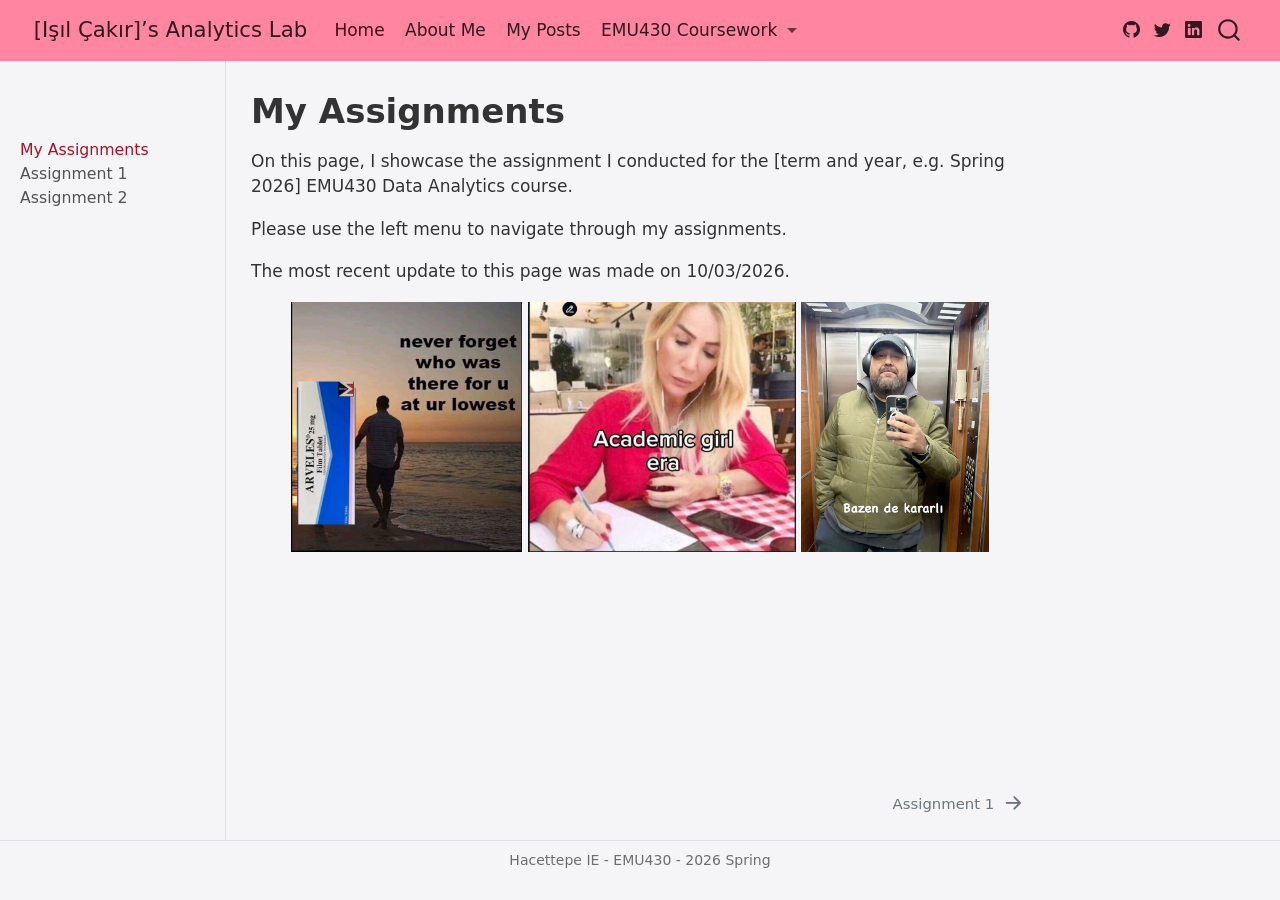
<file: docs/assignments.html>
<!DOCTYPE html>
<html xmlns="http://www.w3.org/1999/xhtml" lang="en" xml:lang="en"><head>

<meta charset="utf-8">
<meta name="generator" content="quarto-1.8.25">

<meta name="viewport" content="width=device-width, initial-scale=1.0, user-scalable=yes">


<title>My Assignments – [Işıl Çakır]’s Analytics Lab</title>
<style>
code{white-space: pre-wrap;}
span.smallcaps{font-variant: small-caps;}
div.columns{display: flex; gap: min(4vw, 1.5em);}
div.column{flex: auto; overflow-x: auto;}
div.hanging-indent{margin-left: 1.5em; text-indent: -1.5em;}
ul.task-list{list-style: none;}
ul.task-list li input[type="checkbox"] {
  width: 0.8em;
  margin: 0 0.8em 0.2em -1em; /* quarto-specific, see https://github.com/quarto-dev/quarto-cli/issues/4556 */ 
  vertical-align: middle;
}
</style>


<script src="site_libs/quarto-nav/quarto-nav.js"></script>
<script src="site_libs/quarto-nav/headroom.min.js"></script>
<script src="site_libs/clipboard/clipboard.min.js"></script>
<script src="site_libs/quarto-search/autocomplete.umd.js"></script>
<script src="site_libs/quarto-search/fuse.min.js"></script>
<script src="site_libs/quarto-search/quarto-search.js"></script>
<meta name="quarto:offset" content="./">
<link href="./assignments/assignment-1.html" rel="next">
<script src="site_libs/quarto-html/quarto.js" type="module"></script>
<script src="site_libs/quarto-html/tabsets/tabsets.js" type="module"></script>
<script src="site_libs/quarto-html/axe/axe-check.js" type="module"></script>
<script src="site_libs/quarto-html/popper.min.js"></script>
<script src="site_libs/quarto-html/tippy.umd.min.js"></script>
<script src="site_libs/quarto-html/anchor.min.js"></script>
<link href="site_libs/quarto-html/tippy.css" rel="stylesheet">
<link href="site_libs/quarto-html/quarto-syntax-highlighting-7b89279ff1a6dce999919e0e67d4d9ec.css" rel="stylesheet" id="quarto-text-highlighting-styles">
<script src="site_libs/bootstrap/bootstrap.min.js"></script>
<link href="site_libs/bootstrap/bootstrap-icons.css" rel="stylesheet">
<link href="site_libs/bootstrap/bootstrap-d367c7f76e213138dc1e5cba545730fd.min.css" rel="stylesheet" append-hash="true" id="quarto-bootstrap" data-mode="light">
<script id="quarto-search-options" type="application/json">{
  "location": "navbar",
  "copy-button": false,
  "collapse-after": 3,
  "panel-placement": "end",
  "type": "overlay",
  "limit": 50,
  "keyboard-shortcut": [
    "f",
    "/",
    "s"
  ],
  "show-item-context": false,
  "language": {
    "search-no-results-text": "No results",
    "search-matching-documents-text": "matching documents",
    "search-copy-link-title": "Copy link to search",
    "search-hide-matches-text": "Hide additional matches",
    "search-more-match-text": "more match in this document",
    "search-more-matches-text": "more matches in this document",
    "search-clear-button-title": "Clear",
    "search-text-placeholder": "",
    "search-detached-cancel-button-title": "Cancel",
    "search-submit-button-title": "Submit",
    "search-label": "Search"
  }
}</script>


<link rel="stylesheet" href="styles.css">
</head>

<body class="nav-sidebar docked nav-fixed quarto-light">

<div id="quarto-search-results"></div>
  <header id="quarto-header" class="headroom fixed-top">
    <nav class="navbar navbar-expand-lg " data-bs-theme="dark">
      <div class="navbar-container container-fluid">
      <div class="navbar-brand-container mx-auto">
    <a href="./index.html" class="navbar-brand navbar-brand-logo">
    </a>
    <a class="navbar-brand" href="./index.html">
    <span class="navbar-title">[Işıl Çakır]’s Analytics Lab</span>
    </a>
  </div>
            <div id="quarto-search" class="" title="Search"></div>
          <button class="navbar-toggler" type="button" data-bs-toggle="collapse" data-bs-target="#navbarCollapse" aria-controls="navbarCollapse" role="menu" aria-expanded="false" aria-label="Toggle navigation" onclick="if (window.quartoToggleHeadroom) { window.quartoToggleHeadroom(); }">
  <span class="navbar-toggler-icon"></span>
</button>
          <div class="collapse navbar-collapse" id="navbarCollapse">
            <ul class="navbar-nav navbar-nav-scroll me-auto">
  <li class="nav-item">
    <a class="nav-link active" href="./index.html" aria-current="page"> 
<span class="menu-text">Home</span></a>
  </li>  
  <li class="nav-item">
    <a class="nav-link" href="./about.html"> 
<span class="menu-text">About Me</span></a>
  </li>  
  <li class="nav-item">
    <a class="nav-link" href="./posts.html"> 
<span class="menu-text">My Posts</span></a>
  </li>  
  <li class="nav-item dropdown ">
    <a class="nav-link dropdown-toggle" href="#" id="nav-menu-emu430-coursework" role="link" data-bs-toggle="dropdown" aria-expanded="false">
 <span class="menu-text">EMU430 Coursework</span>
    </a>
    <ul class="dropdown-menu" aria-labelledby="nav-menu-emu430-coursework">    
        <li>
    <a class="dropdown-item" href="./assignments.html">
 <span class="dropdown-text">Assignments</span></a>
  </li>  
        <li>
    <a class="dropdown-item" href="./project.html">
 <span class="dropdown-text">Project</span></a>
  </li>  
    </ul>
  </li>
</ul>
          </div> <!-- /navcollapse -->
            <div class="quarto-navbar-tools tools-wide">
    <a href="https://github.com/isilcakrr" title="" class="quarto-navigation-tool px-1" aria-label=""><i class="bi bi-github"></i></a>
    <a href="https://twitter.com" title="" class="quarto-navigation-tool px-1" aria-label=""><i class="bi bi-twitter"></i></a>
    <a href="https://www.linkedin.com/in/isil-cakir/" title="" class="quarto-navigation-tool px-1" aria-label=""><i class="bi bi-linkedin"></i></a>
</div>
      </div> <!-- /container-fluid -->
    </nav>
  <nav class="quarto-secondary-nav">
    <div class="container-fluid d-flex">
      <button type="button" class="quarto-btn-toggle btn" data-bs-toggle="collapse" role="button" data-bs-target=".quarto-sidebar-collapse-item" aria-controls="quarto-sidebar" aria-expanded="false" aria-label="Toggle sidebar navigation" onclick="if (window.quartoToggleHeadroom) { window.quartoToggleHeadroom(); }">
        <i class="bi bi-layout-text-sidebar-reverse"></i>
      </button>
        <nav class="quarto-page-breadcrumbs" aria-label="breadcrumb"><ol class="breadcrumb"><li class="breadcrumb-item"><a href="./assignments.html">My Assignments</a></li></ol></nav>
        <a class="flex-grow-1" role="navigation" data-bs-toggle="collapse" data-bs-target=".quarto-sidebar-collapse-item" aria-controls="quarto-sidebar" aria-expanded="false" aria-label="Toggle sidebar navigation" onclick="if (window.quartoToggleHeadroom) { window.quartoToggleHeadroom(); }">      
        </a>
      <button type="button" class="btn quarto-search-button" aria-label="Search" onclick="window.quartoOpenSearch();">
        <i class="bi bi-search"></i>
      </button>
    </div>
  </nav>
</header>
<!-- content -->
<div id="quarto-content" class="quarto-container page-columns page-rows-contents page-layout-article page-navbar">
<!-- sidebar -->
  <nav id="quarto-sidebar" class="sidebar collapse collapse-horizontal quarto-sidebar-collapse-item sidebar-navigation docked overflow-auto">
    <div class="pt-lg-2 mt-2 text-left sidebar-header sidebar-header-stacked">
      <a href="./index.html" class="sidebar-logo-link">
      </a>
      </div>
        <div class="mt-2 flex-shrink-0 align-items-center">
        <div class="sidebar-search">
        <div id="quarto-search" class="" title="Search"></div>
        </div>
        </div>
    <div class="sidebar-menu-container"> 
    <ul class="list-unstyled mt-1">
        <li class="sidebar-item">
  <div class="sidebar-item-container"> 
  <a href="./assignments.html" class="sidebar-item-text sidebar-link active">
 <span class="menu-text">My Assignments</span></a>
  </div>
</li>
        <li class="sidebar-item">
  <div class="sidebar-item-container"> 
  <a href="./assignments/assignment-1.html" class="sidebar-item-text sidebar-link">
 <span class="menu-text">Assignment 1</span></a>
  </div>
</li>
        <li class="sidebar-item">
  <div class="sidebar-item-container"> 
  <a href="./assignments/assignment-2.html" class="sidebar-item-text sidebar-link">
 <span class="menu-text">Assignment 2</span></a>
  </div>
</li>
    </ul>
    </div>
    
</nav>
<div id="quarto-sidebar-glass" class="quarto-sidebar-collapse-item" data-bs-toggle="collapse" data-bs-target=".quarto-sidebar-collapse-item"></div>
<!-- margin-sidebar -->
    <div id="quarto-margin-sidebar" class="sidebar margin-sidebar zindex-bottom">
    </div>
<!-- main -->
<main class="content" id="quarto-document-content">

<header id="title-block-header" class="quarto-title-block default">
<div class="quarto-title">
<h1 class="title">My Assignments</h1>
</div>



<div class="quarto-title-meta">

    
  
    
  </div>
  


</header>


<p>On this page, I showcase the assignment I conducted for the [term and year, e.g.&nbsp;Spring 2026] EMU430 Data Analytics course.</p>
<p>Please use the left menu to navigate through my assignments.</p>
<p>The most recent update to this page was made on 10/03/2026.</p>
<div style="display: flex; justify-content: center; align-items: center; gap: 15px;">
<p><img src="arveles.jpg" style="height: 250px; width: auto;"> <img src="sedasayan.jpg" style="height: 250px; width: auto;"> <img src="mehmetchef.jpg" style="height: 250px; width: auto;"></p>
</div>



<a onclick="window.scrollTo(0, 0); return false;" role="button" id="quarto-back-to-top"><i class="bi bi-arrow-up"></i> Back to top</a></main> <!-- /main -->
<script id="quarto-html-after-body" type="application/javascript">
  window.document.addEventListener("DOMContentLoaded", function (event) {
    const icon = "";
    const anchorJS = new window.AnchorJS();
    anchorJS.options = {
      placement: 'right',
      icon: icon
    };
    anchorJS.add('.anchored');
    const isCodeAnnotation = (el) => {
      for (const clz of el.classList) {
        if (clz.startsWith('code-annotation-')) {                     
          return true;
        }
      }
      return false;
    }
    const onCopySuccess = function(e) {
      // button target
      const button = e.trigger;
      // don't keep focus
      button.blur();
      // flash "checked"
      button.classList.add('code-copy-button-checked');
      var currentTitle = button.getAttribute("title");
      button.setAttribute("title", "Copied!");
      let tooltip;
      if (window.bootstrap) {
        button.setAttribute("data-bs-toggle", "tooltip");
        button.setAttribute("data-bs-placement", "left");
        button.setAttribute("data-bs-title", "Copied!");
        tooltip = new bootstrap.Tooltip(button, 
          { trigger: "manual", 
            customClass: "code-copy-button-tooltip",
            offset: [0, -8]});
        tooltip.show();    
      }
      setTimeout(function() {
        if (tooltip) {
          tooltip.hide();
          button.removeAttribute("data-bs-title");
          button.removeAttribute("data-bs-toggle");
          button.removeAttribute("data-bs-placement");
        }
        button.setAttribute("title", currentTitle);
        button.classList.remove('code-copy-button-checked');
      }, 1000);
      // clear code selection
      e.clearSelection();
    }
    const getTextToCopy = function(trigger) {
      const outerScaffold = trigger.parentElement.cloneNode(true);
      const codeEl = outerScaffold.querySelector('code');
      for (const childEl of codeEl.children) {
        if (isCodeAnnotation(childEl)) {
          childEl.remove();
        }
      }
      return codeEl.innerText;
    }
    const clipboard = new window.ClipboardJS('.code-copy-button:not([data-in-quarto-modal])', {
      text: getTextToCopy
    });
    clipboard.on('success', onCopySuccess);
    if (window.document.getElementById('quarto-embedded-source-code-modal')) {
      const clipboardModal = new window.ClipboardJS('.code-copy-button[data-in-quarto-modal]', {
        text: getTextToCopy,
        container: window.document.getElementById('quarto-embedded-source-code-modal')
      });
      clipboardModal.on('success', onCopySuccess);
    }
      var localhostRegex = new RegExp(/^(?:http|https):\/\/localhost\:?[0-9]*\//);
      var mailtoRegex = new RegExp(/^mailto:/);
        var filterRegex = new RegExp('/' + window.location.host + '/');
      var isInternal = (href) => {
          return filterRegex.test(href) || localhostRegex.test(href) || mailtoRegex.test(href);
      }
      // Inspect non-navigation links and adorn them if external
     var links = window.document.querySelectorAll('a[href]:not(.nav-link):not(.navbar-brand):not(.toc-action):not(.sidebar-link):not(.sidebar-item-toggle):not(.pagination-link):not(.no-external):not([aria-hidden]):not(.dropdown-item):not(.quarto-navigation-tool):not(.about-link)');
      for (var i=0; i<links.length; i++) {
        const link = links[i];
        if (!isInternal(link.href)) {
          // undo the damage that might have been done by quarto-nav.js in the case of
          // links that we want to consider external
          if (link.dataset.originalHref !== undefined) {
            link.href = link.dataset.originalHref;
          }
        }
      }
    function tippyHover(el, contentFn, onTriggerFn, onUntriggerFn) {
      const config = {
        allowHTML: true,
        maxWidth: 500,
        delay: 100,
        arrow: false,
        appendTo: function(el) {
            return el.parentElement;
        },
        interactive: true,
        interactiveBorder: 10,
        theme: 'quarto',
        placement: 'bottom-start',
      };
      if (contentFn) {
        config.content = contentFn;
      }
      if (onTriggerFn) {
        config.onTrigger = onTriggerFn;
      }
      if (onUntriggerFn) {
        config.onUntrigger = onUntriggerFn;
      }
      window.tippy(el, config); 
    }
    const noterefs = window.document.querySelectorAll('a[role="doc-noteref"]');
    for (var i=0; i<noterefs.length; i++) {
      const ref = noterefs[i];
      tippyHover(ref, function() {
        // use id or data attribute instead here
        let href = ref.getAttribute('data-footnote-href') || ref.getAttribute('href');
        try { href = new URL(href).hash; } catch {}
        const id = href.replace(/^#\/?/, "");
        const note = window.document.getElementById(id);
        if (note) {
          return note.innerHTML;
        } else {
          return "";
        }
      });
    }
    const xrefs = window.document.querySelectorAll('a.quarto-xref');
    const processXRef = (id, note) => {
      // Strip column container classes
      const stripColumnClz = (el) => {
        el.classList.remove("page-full", "page-columns");
        if (el.children) {
          for (const child of el.children) {
            stripColumnClz(child);
          }
        }
      }
      stripColumnClz(note)
      if (id === null || id.startsWith('sec-')) {
        // Special case sections, only their first couple elements
        const container = document.createElement("div");
        if (note.children && note.children.length > 2) {
          container.appendChild(note.children[0].cloneNode(true));
          for (let i = 1; i < note.children.length; i++) {
            const child = note.children[i];
            if (child.tagName === "P" && child.innerText === "") {
              continue;
            } else {
              container.appendChild(child.cloneNode(true));
              break;
            }
          }
          if (window.Quarto?.typesetMath) {
            window.Quarto.typesetMath(container);
          }
          return container.innerHTML
        } else {
          if (window.Quarto?.typesetMath) {
            window.Quarto.typesetMath(note);
          }
          return note.innerHTML;
        }
      } else {
        // Remove any anchor links if they are present
        const anchorLink = note.querySelector('a.anchorjs-link');
        if (anchorLink) {
          anchorLink.remove();
        }
        if (window.Quarto?.typesetMath) {
          window.Quarto.typesetMath(note);
        }
        if (note.classList.contains("callout")) {
          return note.outerHTML;
        } else {
          return note.innerHTML;
        }
      }
    }
    for (var i=0; i<xrefs.length; i++) {
      const xref = xrefs[i];
      tippyHover(xref, undefined, function(instance) {
        instance.disable();
        let url = xref.getAttribute('href');
        let hash = undefined; 
        if (url.startsWith('#')) {
          hash = url;
        } else {
          try { hash = new URL(url).hash; } catch {}
        }
        if (hash) {
          const id = hash.replace(/^#\/?/, "");
          const note = window.document.getElementById(id);
          if (note !== null) {
            try {
              const html = processXRef(id, note.cloneNode(true));
              instance.setContent(html);
            } finally {
              instance.enable();
              instance.show();
            }
          } else {
            // See if we can fetch this
            fetch(url.split('#')[0])
            .then(res => res.text())
            .then(html => {
              const parser = new DOMParser();
              const htmlDoc = parser.parseFromString(html, "text/html");
              const note = htmlDoc.getElementById(id);
              if (note !== null) {
                const html = processXRef(id, note);
                instance.setContent(html);
              } 
            }).finally(() => {
              instance.enable();
              instance.show();
            });
          }
        } else {
          // See if we can fetch a full url (with no hash to target)
          // This is a special case and we should probably do some content thinning / targeting
          fetch(url)
          .then(res => res.text())
          .then(html => {
            const parser = new DOMParser();
            const htmlDoc = parser.parseFromString(html, "text/html");
            const note = htmlDoc.querySelector('main.content');
            if (note !== null) {
              // This should only happen for chapter cross references
              // (since there is no id in the URL)
              // remove the first header
              if (note.children.length > 0 && note.children[0].tagName === "HEADER") {
                note.children[0].remove();
              }
              const html = processXRef(null, note);
              instance.setContent(html);
            } 
          }).finally(() => {
            instance.enable();
            instance.show();
          });
        }
      }, function(instance) {
      });
    }
        let selectedAnnoteEl;
        const selectorForAnnotation = ( cell, annotation) => {
          let cellAttr = 'data-code-cell="' + cell + '"';
          let lineAttr = 'data-code-annotation="' +  annotation + '"';
          const selector = 'span[' + cellAttr + '][' + lineAttr + ']';
          return selector;
        }
        const selectCodeLines = (annoteEl) => {
          const doc = window.document;
          const targetCell = annoteEl.getAttribute("data-target-cell");
          const targetAnnotation = annoteEl.getAttribute("data-target-annotation");
          const annoteSpan = window.document.querySelector(selectorForAnnotation(targetCell, targetAnnotation));
          const lines = annoteSpan.getAttribute("data-code-lines").split(",");
          const lineIds = lines.map((line) => {
            return targetCell + "-" + line;
          })
          let top = null;
          let height = null;
          let parent = null;
          if (lineIds.length > 0) {
              //compute the position of the single el (top and bottom and make a div)
              const el = window.document.getElementById(lineIds[0]);
              top = el.offsetTop;
              height = el.offsetHeight;
              parent = el.parentElement.parentElement;
            if (lineIds.length > 1) {
              const lastEl = window.document.getElementById(lineIds[lineIds.length - 1]);
              const bottom = lastEl.offsetTop + lastEl.offsetHeight;
              height = bottom - top;
            }
            if (top !== null && height !== null && parent !== null) {
              // cook up a div (if necessary) and position it 
              let div = window.document.getElementById("code-annotation-line-highlight");
              if (div === null) {
                div = window.document.createElement("div");
                div.setAttribute("id", "code-annotation-line-highlight");
                div.style.position = 'absolute';
                parent.appendChild(div);
              }
              div.style.top = top - 2 + "px";
              div.style.height = height + 4 + "px";
              div.style.left = 0;
              let gutterDiv = window.document.getElementById("code-annotation-line-highlight-gutter");
              if (gutterDiv === null) {
                gutterDiv = window.document.createElement("div");
                gutterDiv.setAttribute("id", "code-annotation-line-highlight-gutter");
                gutterDiv.style.position = 'absolute';
                const codeCell = window.document.getElementById(targetCell);
                const gutter = codeCell.querySelector('.code-annotation-gutter');
                gutter.appendChild(gutterDiv);
              }
              gutterDiv.style.top = top - 2 + "px";
              gutterDiv.style.height = height + 4 + "px";
            }
            selectedAnnoteEl = annoteEl;
          }
        };
        const unselectCodeLines = () => {
          const elementsIds = ["code-annotation-line-highlight", "code-annotation-line-highlight-gutter"];
          elementsIds.forEach((elId) => {
            const div = window.document.getElementById(elId);
            if (div) {
              div.remove();
            }
          });
          selectedAnnoteEl = undefined;
        };
          // Handle positioning of the toggle
      window.addEventListener(
        "resize",
        throttle(() => {
          elRect = undefined;
          if (selectedAnnoteEl) {
            selectCodeLines(selectedAnnoteEl);
          }
        }, 10)
      );
      function throttle(fn, ms) {
      let throttle = false;
      let timer;
        return (...args) => {
          if(!throttle) { // first call gets through
              fn.apply(this, args);
              throttle = true;
          } else { // all the others get throttled
              if(timer) clearTimeout(timer); // cancel #2
              timer = setTimeout(() => {
                fn.apply(this, args);
                timer = throttle = false;
              }, ms);
          }
        };
      }
        // Attach click handler to the DT
        const annoteDls = window.document.querySelectorAll('dt[data-target-cell]');
        for (const annoteDlNode of annoteDls) {
          annoteDlNode.addEventListener('click', (event) => {
            const clickedEl = event.target;
            if (clickedEl !== selectedAnnoteEl) {
              unselectCodeLines();
              const activeEl = window.document.querySelector('dt[data-target-cell].code-annotation-active');
              if (activeEl) {
                activeEl.classList.remove('code-annotation-active');
              }
              selectCodeLines(clickedEl);
              clickedEl.classList.add('code-annotation-active');
            } else {
              // Unselect the line
              unselectCodeLines();
              clickedEl.classList.remove('code-annotation-active');
            }
          });
        }
    const findCites = (el) => {
      const parentEl = el.parentElement;
      if (parentEl) {
        const cites = parentEl.dataset.cites;
        if (cites) {
          return {
            el,
            cites: cites.split(' ')
          };
        } else {
          return findCites(el.parentElement)
        }
      } else {
        return undefined;
      }
    };
    var bibliorefs = window.document.querySelectorAll('a[role="doc-biblioref"]');
    for (var i=0; i<bibliorefs.length; i++) {
      const ref = bibliorefs[i];
      const citeInfo = findCites(ref);
      if (citeInfo) {
        tippyHover(citeInfo.el, function() {
          var popup = window.document.createElement('div');
          citeInfo.cites.forEach(function(cite) {
            var citeDiv = window.document.createElement('div');
            citeDiv.classList.add('hanging-indent');
            citeDiv.classList.add('csl-entry');
            var biblioDiv = window.document.getElementById('ref-' + cite);
            if (biblioDiv) {
              citeDiv.innerHTML = biblioDiv.innerHTML;
            }
            popup.appendChild(citeDiv);
          });
          return popup.innerHTML;
        });
      }
    }
  });
  </script>
<nav class="page-navigation">
  <div class="nav-page nav-page-previous">
  </div>
  <div class="nav-page nav-page-next">
      <a href="./assignments/assignment-1.html" class="pagination-link" aria-label="Assignment 1">
        <span class="nav-page-text">Assignment 1</span> <i class="bi bi-arrow-right-short"></i>
      </a>
  </div>
</nav>
</div> <!-- /content -->
<footer class="footer">
  <div class="nav-footer">
    <div class="nav-footer-left">
      &nbsp;
    </div>   
    <div class="nav-footer-center">
<p>Hacettepe IE - EMU430 - 2026 Spring</p>
</div>
    <div class="nav-footer-right">
      &nbsp;
    </div>
  </div>
</footer>




</body></html>
</file>
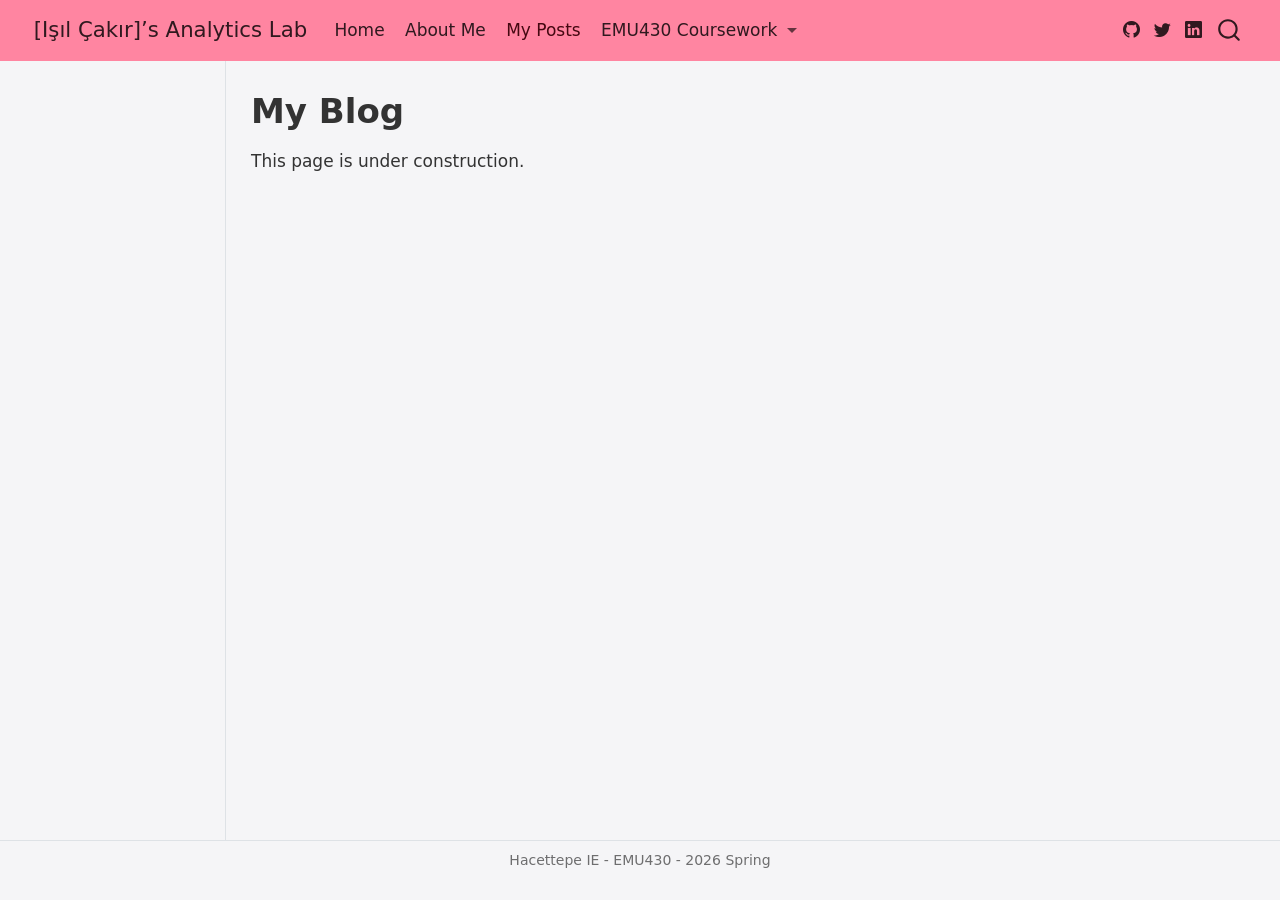
<file: docs/posts.html>
<!DOCTYPE html>
<html xmlns="http://www.w3.org/1999/xhtml" lang="en" xml:lang="en"><head>

<meta charset="utf-8">
<meta name="generator" content="quarto-1.8.25">

<meta name="viewport" content="width=device-width, initial-scale=1.0, user-scalable=yes">


<title>My Blog – [Işıl Çakır]’s Analytics Lab</title>
<style>
code{white-space: pre-wrap;}
span.smallcaps{font-variant: small-caps;}
div.columns{display: flex; gap: min(4vw, 1.5em);}
div.column{flex: auto; overflow-x: auto;}
div.hanging-indent{margin-left: 1.5em; text-indent: -1.5em;}
ul.task-list{list-style: none;}
ul.task-list li input[type="checkbox"] {
  width: 0.8em;
  margin: 0 0.8em 0.2em -1em; /* quarto-specific, see https://github.com/quarto-dev/quarto-cli/issues/4556 */ 
  vertical-align: middle;
}
</style>


<script src="site_libs/quarto-nav/quarto-nav.js"></script>
<script src="site_libs/quarto-nav/headroom.min.js"></script>
<script src="site_libs/clipboard/clipboard.min.js"></script>
<script src="site_libs/quarto-search/autocomplete.umd.js"></script>
<script src="site_libs/quarto-search/fuse.min.js"></script>
<script src="site_libs/quarto-search/quarto-search.js"></script>
<meta name="quarto:offset" content="./">
<script src="site_libs/quarto-html/quarto.js" type="module"></script>
<script src="site_libs/quarto-html/tabsets/tabsets.js" type="module"></script>
<script src="site_libs/quarto-html/axe/axe-check.js" type="module"></script>
<script src="site_libs/quarto-html/popper.min.js"></script>
<script src="site_libs/quarto-html/tippy.umd.min.js"></script>
<script src="site_libs/quarto-html/anchor.min.js"></script>
<link href="site_libs/quarto-html/tippy.css" rel="stylesheet">
<link href="site_libs/quarto-html/quarto-syntax-highlighting-7b89279ff1a6dce999919e0e67d4d9ec.css" rel="stylesheet" id="quarto-text-highlighting-styles">
<script src="site_libs/bootstrap/bootstrap.min.js"></script>
<link href="site_libs/bootstrap/bootstrap-icons.css" rel="stylesheet">
<link href="site_libs/bootstrap/bootstrap-d367c7f76e213138dc1e5cba545730fd.min.css" rel="stylesheet" append-hash="true" id="quarto-bootstrap" data-mode="light">
<script id="quarto-search-options" type="application/json">{
  "location": "navbar",
  "copy-button": false,
  "collapse-after": 3,
  "panel-placement": "end",
  "type": "overlay",
  "limit": 50,
  "keyboard-shortcut": [
    "f",
    "/",
    "s"
  ],
  "show-item-context": false,
  "language": {
    "search-no-results-text": "No results",
    "search-matching-documents-text": "matching documents",
    "search-copy-link-title": "Copy link to search",
    "search-hide-matches-text": "Hide additional matches",
    "search-more-match-text": "more match in this document",
    "search-more-matches-text": "more matches in this document",
    "search-clear-button-title": "Clear",
    "search-text-placeholder": "",
    "search-detached-cancel-button-title": "Cancel",
    "search-submit-button-title": "Submit",
    "search-label": "Search"
  }
}</script>


<link rel="stylesheet" href="styles.css">
</head>

<body class="docked nav-fixed quarto-light">

<div id="quarto-search-results"></div>
  <header id="quarto-header" class="headroom fixed-top">
    <nav class="navbar navbar-expand-lg " data-bs-theme="dark">
      <div class="navbar-container container-fluid">
      <div class="navbar-brand-container mx-auto">
    <a href="./index.html" class="navbar-brand navbar-brand-logo">
    </a>
    <a class="navbar-brand" href="./index.html">
    <span class="navbar-title">[Işıl Çakır]’s Analytics Lab</span>
    </a>
  </div>
            <div id="quarto-search" class="" title="Search"></div>
          <button class="navbar-toggler" type="button" data-bs-toggle="collapse" data-bs-target="#navbarCollapse" aria-controls="navbarCollapse" role="menu" aria-expanded="false" aria-label="Toggle navigation" onclick="if (window.quartoToggleHeadroom) { window.quartoToggleHeadroom(); }">
  <span class="navbar-toggler-icon"></span>
</button>
          <div class="collapse navbar-collapse" id="navbarCollapse">
            <ul class="navbar-nav navbar-nav-scroll me-auto">
  <li class="nav-item">
    <a class="nav-link" href="./index.html"> 
<span class="menu-text">Home</span></a>
  </li>  
  <li class="nav-item">
    <a class="nav-link" href="./about.html"> 
<span class="menu-text">About Me</span></a>
  </li>  
  <li class="nav-item">
    <a class="nav-link active" href="./posts.html" aria-current="page"> 
<span class="menu-text">My Posts</span></a>
  </li>  
  <li class="nav-item dropdown ">
    <a class="nav-link dropdown-toggle" href="#" id="nav-menu-emu430-coursework" role="link" data-bs-toggle="dropdown" aria-expanded="false">
 <span class="menu-text">EMU430 Coursework</span>
    </a>
    <ul class="dropdown-menu" aria-labelledby="nav-menu-emu430-coursework">    
        <li>
    <a class="dropdown-item" href="./assignments.html">
 <span class="dropdown-text">Assignments</span></a>
  </li>  
        <li>
    <a class="dropdown-item" href="./project.html">
 <span class="dropdown-text">Project</span></a>
  </li>  
    </ul>
  </li>
</ul>
          </div> <!-- /navcollapse -->
            <div class="quarto-navbar-tools tools-wide">
    <a href="https://github.com/isilcakrr" title="" class="quarto-navigation-tool px-1" aria-label=""><i class="bi bi-github"></i></a>
    <a href="https://twitter.com" title="" class="quarto-navigation-tool px-1" aria-label=""><i class="bi bi-twitter"></i></a>
    <a href="https://www.linkedin.com/in/isil-cakir/" title="" class="quarto-navigation-tool px-1" aria-label=""><i class="bi bi-linkedin"></i></a>
</div>
      </div> <!-- /container-fluid -->
    </nav>
</header>
<!-- content -->
<div id="quarto-content" class="quarto-container page-columns page-rows-contents page-layout-article page-navbar">
<!-- sidebar -->
  <nav id="quarto-sidebar" class="sidebar collapse collapse-horizontal quarto-sidebar-collapse-item sidebar-navigation docked overflow-auto">
    
</nav>
<div id="quarto-sidebar-glass" class="quarto-sidebar-collapse-item" data-bs-toggle="collapse" data-bs-target=".quarto-sidebar-collapse-item"></div>
<!-- margin-sidebar -->
    <div id="quarto-margin-sidebar" class="sidebar margin-sidebar zindex-bottom">
    </div>
<!-- main -->
<main class="content" id="quarto-document-content">

<header id="title-block-header" class="quarto-title-block default">
<div class="quarto-title">
<h1 class="title">My Blog</h1>
</div>



<div class="quarto-title-meta">

    
  
    
  </div>
  


</header>


<p>This page is under construction.</p>



<a onclick="window.scrollTo(0, 0); return false;" role="button" id="quarto-back-to-top"><i class="bi bi-arrow-up"></i> Back to top</a></main> <!-- /main -->
<script id="quarto-html-after-body" type="application/javascript">
  window.document.addEventListener("DOMContentLoaded", function (event) {
    const icon = "";
    const anchorJS = new window.AnchorJS();
    anchorJS.options = {
      placement: 'right',
      icon: icon
    };
    anchorJS.add('.anchored');
    const isCodeAnnotation = (el) => {
      for (const clz of el.classList) {
        if (clz.startsWith('code-annotation-')) {                     
          return true;
        }
      }
      return false;
    }
    const onCopySuccess = function(e) {
      // button target
      const button = e.trigger;
      // don't keep focus
      button.blur();
      // flash "checked"
      button.classList.add('code-copy-button-checked');
      var currentTitle = button.getAttribute("title");
      button.setAttribute("title", "Copied!");
      let tooltip;
      if (window.bootstrap) {
        button.setAttribute("data-bs-toggle", "tooltip");
        button.setAttribute("data-bs-placement", "left");
        button.setAttribute("data-bs-title", "Copied!");
        tooltip = new bootstrap.Tooltip(button, 
          { trigger: "manual", 
            customClass: "code-copy-button-tooltip",
            offset: [0, -8]});
        tooltip.show();    
      }
      setTimeout(function() {
        if (tooltip) {
          tooltip.hide();
          button.removeAttribute("data-bs-title");
          button.removeAttribute("data-bs-toggle");
          button.removeAttribute("data-bs-placement");
        }
        button.setAttribute("title", currentTitle);
        button.classList.remove('code-copy-button-checked');
      }, 1000);
      // clear code selection
      e.clearSelection();
    }
    const getTextToCopy = function(trigger) {
      const outerScaffold = trigger.parentElement.cloneNode(true);
      const codeEl = outerScaffold.querySelector('code');
      for (const childEl of codeEl.children) {
        if (isCodeAnnotation(childEl)) {
          childEl.remove();
        }
      }
      return codeEl.innerText;
    }
    const clipboard = new window.ClipboardJS('.code-copy-button:not([data-in-quarto-modal])', {
      text: getTextToCopy
    });
    clipboard.on('success', onCopySuccess);
    if (window.document.getElementById('quarto-embedded-source-code-modal')) {
      const clipboardModal = new window.ClipboardJS('.code-copy-button[data-in-quarto-modal]', {
        text: getTextToCopy,
        container: window.document.getElementById('quarto-embedded-source-code-modal')
      });
      clipboardModal.on('success', onCopySuccess);
    }
      var localhostRegex = new RegExp(/^(?:http|https):\/\/localhost\:?[0-9]*\//);
      var mailtoRegex = new RegExp(/^mailto:/);
        var filterRegex = new RegExp('/' + window.location.host + '/');
      var isInternal = (href) => {
          return filterRegex.test(href) || localhostRegex.test(href) || mailtoRegex.test(href);
      }
      // Inspect non-navigation links and adorn them if external
     var links = window.document.querySelectorAll('a[href]:not(.nav-link):not(.navbar-brand):not(.toc-action):not(.sidebar-link):not(.sidebar-item-toggle):not(.pagination-link):not(.no-external):not([aria-hidden]):not(.dropdown-item):not(.quarto-navigation-tool):not(.about-link)');
      for (var i=0; i<links.length; i++) {
        const link = links[i];
        if (!isInternal(link.href)) {
          // undo the damage that might have been done by quarto-nav.js in the case of
          // links that we want to consider external
          if (link.dataset.originalHref !== undefined) {
            link.href = link.dataset.originalHref;
          }
        }
      }
    function tippyHover(el, contentFn, onTriggerFn, onUntriggerFn) {
      const config = {
        allowHTML: true,
        maxWidth: 500,
        delay: 100,
        arrow: false,
        appendTo: function(el) {
            return el.parentElement;
        },
        interactive: true,
        interactiveBorder: 10,
        theme: 'quarto',
        placement: 'bottom-start',
      };
      if (contentFn) {
        config.content = contentFn;
      }
      if (onTriggerFn) {
        config.onTrigger = onTriggerFn;
      }
      if (onUntriggerFn) {
        config.onUntrigger = onUntriggerFn;
      }
      window.tippy(el, config); 
    }
    const noterefs = window.document.querySelectorAll('a[role="doc-noteref"]');
    for (var i=0; i<noterefs.length; i++) {
      const ref = noterefs[i];
      tippyHover(ref, function() {
        // use id or data attribute instead here
        let href = ref.getAttribute('data-footnote-href') || ref.getAttribute('href');
        try { href = new URL(href).hash; } catch {}
        const id = href.replace(/^#\/?/, "");
        const note = window.document.getElementById(id);
        if (note) {
          return note.innerHTML;
        } else {
          return "";
        }
      });
    }
    const xrefs = window.document.querySelectorAll('a.quarto-xref');
    const processXRef = (id, note) => {
      // Strip column container classes
      const stripColumnClz = (el) => {
        el.classList.remove("page-full", "page-columns");
        if (el.children) {
          for (const child of el.children) {
            stripColumnClz(child);
          }
        }
      }
      stripColumnClz(note)
      if (id === null || id.startsWith('sec-')) {
        // Special case sections, only their first couple elements
        const container = document.createElement("div");
        if (note.children && note.children.length > 2) {
          container.appendChild(note.children[0].cloneNode(true));
          for (let i = 1; i < note.children.length; i++) {
            const child = note.children[i];
            if (child.tagName === "P" && child.innerText === "") {
              continue;
            } else {
              container.appendChild(child.cloneNode(true));
              break;
            }
          }
          if (window.Quarto?.typesetMath) {
            window.Quarto.typesetMath(container);
          }
          return container.innerHTML
        } else {
          if (window.Quarto?.typesetMath) {
            window.Quarto.typesetMath(note);
          }
          return note.innerHTML;
        }
      } else {
        // Remove any anchor links if they are present
        const anchorLink = note.querySelector('a.anchorjs-link');
        if (anchorLink) {
          anchorLink.remove();
        }
        if (window.Quarto?.typesetMath) {
          window.Quarto.typesetMath(note);
        }
        if (note.classList.contains("callout")) {
          return note.outerHTML;
        } else {
          return note.innerHTML;
        }
      }
    }
    for (var i=0; i<xrefs.length; i++) {
      const xref = xrefs[i];
      tippyHover(xref, undefined, function(instance) {
        instance.disable();
        let url = xref.getAttribute('href');
        let hash = undefined; 
        if (url.startsWith('#')) {
          hash = url;
        } else {
          try { hash = new URL(url).hash; } catch {}
        }
        if (hash) {
          const id = hash.replace(/^#\/?/, "");
          const note = window.document.getElementById(id);
          if (note !== null) {
            try {
              const html = processXRef(id, note.cloneNode(true));
              instance.setContent(html);
            } finally {
              instance.enable();
              instance.show();
            }
          } else {
            // See if we can fetch this
            fetch(url.split('#')[0])
            .then(res => res.text())
            .then(html => {
              const parser = new DOMParser();
              const htmlDoc = parser.parseFromString(html, "text/html");
              const note = htmlDoc.getElementById(id);
              if (note !== null) {
                const html = processXRef(id, note);
                instance.setContent(html);
              } 
            }).finally(() => {
              instance.enable();
              instance.show();
            });
          }
        } else {
          // See if we can fetch a full url (with no hash to target)
          // This is a special case and we should probably do some content thinning / targeting
          fetch(url)
          .then(res => res.text())
          .then(html => {
            const parser = new DOMParser();
            const htmlDoc = parser.parseFromString(html, "text/html");
            const note = htmlDoc.querySelector('main.content');
            if (note !== null) {
              // This should only happen for chapter cross references
              // (since there is no id in the URL)
              // remove the first header
              if (note.children.length > 0 && note.children[0].tagName === "HEADER") {
                note.children[0].remove();
              }
              const html = processXRef(null, note);
              instance.setContent(html);
            } 
          }).finally(() => {
            instance.enable();
            instance.show();
          });
        }
      }, function(instance) {
      });
    }
        let selectedAnnoteEl;
        const selectorForAnnotation = ( cell, annotation) => {
          let cellAttr = 'data-code-cell="' + cell + '"';
          let lineAttr = 'data-code-annotation="' +  annotation + '"';
          const selector = 'span[' + cellAttr + '][' + lineAttr + ']';
          return selector;
        }
        const selectCodeLines = (annoteEl) => {
          const doc = window.document;
          const targetCell = annoteEl.getAttribute("data-target-cell");
          const targetAnnotation = annoteEl.getAttribute("data-target-annotation");
          const annoteSpan = window.document.querySelector(selectorForAnnotation(targetCell, targetAnnotation));
          const lines = annoteSpan.getAttribute("data-code-lines").split(",");
          const lineIds = lines.map((line) => {
            return targetCell + "-" + line;
          })
          let top = null;
          let height = null;
          let parent = null;
          if (lineIds.length > 0) {
              //compute the position of the single el (top and bottom and make a div)
              const el = window.document.getElementById(lineIds[0]);
              top = el.offsetTop;
              height = el.offsetHeight;
              parent = el.parentElement.parentElement;
            if (lineIds.length > 1) {
              const lastEl = window.document.getElementById(lineIds[lineIds.length - 1]);
              const bottom = lastEl.offsetTop + lastEl.offsetHeight;
              height = bottom - top;
            }
            if (top !== null && height !== null && parent !== null) {
              // cook up a div (if necessary) and position it 
              let div = window.document.getElementById("code-annotation-line-highlight");
              if (div === null) {
                div = window.document.createElement("div");
                div.setAttribute("id", "code-annotation-line-highlight");
                div.style.position = 'absolute';
                parent.appendChild(div);
              }
              div.style.top = top - 2 + "px";
              div.style.height = height + 4 + "px";
              div.style.left = 0;
              let gutterDiv = window.document.getElementById("code-annotation-line-highlight-gutter");
              if (gutterDiv === null) {
                gutterDiv = window.document.createElement("div");
                gutterDiv.setAttribute("id", "code-annotation-line-highlight-gutter");
                gutterDiv.style.position = 'absolute';
                const codeCell = window.document.getElementById(targetCell);
                const gutter = codeCell.querySelector('.code-annotation-gutter');
                gutter.appendChild(gutterDiv);
              }
              gutterDiv.style.top = top - 2 + "px";
              gutterDiv.style.height = height + 4 + "px";
            }
            selectedAnnoteEl = annoteEl;
          }
        };
        const unselectCodeLines = () => {
          const elementsIds = ["code-annotation-line-highlight", "code-annotation-line-highlight-gutter"];
          elementsIds.forEach((elId) => {
            const div = window.document.getElementById(elId);
            if (div) {
              div.remove();
            }
          });
          selectedAnnoteEl = undefined;
        };
          // Handle positioning of the toggle
      window.addEventListener(
        "resize",
        throttle(() => {
          elRect = undefined;
          if (selectedAnnoteEl) {
            selectCodeLines(selectedAnnoteEl);
          }
        }, 10)
      );
      function throttle(fn, ms) {
      let throttle = false;
      let timer;
        return (...args) => {
          if(!throttle) { // first call gets through
              fn.apply(this, args);
              throttle = true;
          } else { // all the others get throttled
              if(timer) clearTimeout(timer); // cancel #2
              timer = setTimeout(() => {
                fn.apply(this, args);
                timer = throttle = false;
              }, ms);
          }
        };
      }
        // Attach click handler to the DT
        const annoteDls = window.document.querySelectorAll('dt[data-target-cell]');
        for (const annoteDlNode of annoteDls) {
          annoteDlNode.addEventListener('click', (event) => {
            const clickedEl = event.target;
            if (clickedEl !== selectedAnnoteEl) {
              unselectCodeLines();
              const activeEl = window.document.querySelector('dt[data-target-cell].code-annotation-active');
              if (activeEl) {
                activeEl.classList.remove('code-annotation-active');
              }
              selectCodeLines(clickedEl);
              clickedEl.classList.add('code-annotation-active');
            } else {
              // Unselect the line
              unselectCodeLines();
              clickedEl.classList.remove('code-annotation-active');
            }
          });
        }
    const findCites = (el) => {
      const parentEl = el.parentElement;
      if (parentEl) {
        const cites = parentEl.dataset.cites;
        if (cites) {
          return {
            el,
            cites: cites.split(' ')
          };
        } else {
          return findCites(el.parentElement)
        }
      } else {
        return undefined;
      }
    };
    var bibliorefs = window.document.querySelectorAll('a[role="doc-biblioref"]');
    for (var i=0; i<bibliorefs.length; i++) {
      const ref = bibliorefs[i];
      const citeInfo = findCites(ref);
      if (citeInfo) {
        tippyHover(citeInfo.el, function() {
          var popup = window.document.createElement('div');
          citeInfo.cites.forEach(function(cite) {
            var citeDiv = window.document.createElement('div');
            citeDiv.classList.add('hanging-indent');
            citeDiv.classList.add('csl-entry');
            var biblioDiv = window.document.getElementById('ref-' + cite);
            if (biblioDiv) {
              citeDiv.innerHTML = biblioDiv.innerHTML;
            }
            popup.appendChild(citeDiv);
          });
          return popup.innerHTML;
        });
      }
    }
  });
  </script>
</div> <!-- /content -->
<footer class="footer">
  <div class="nav-footer">
    <div class="nav-footer-left">
      &nbsp;
    </div>   
    <div class="nav-footer-center">
<p>Hacettepe IE - EMU430 - 2026 Spring</p>
</div>
    <div class="nav-footer-right">
      &nbsp;
    </div>
  </div>
</footer>




</body></html>
</file>
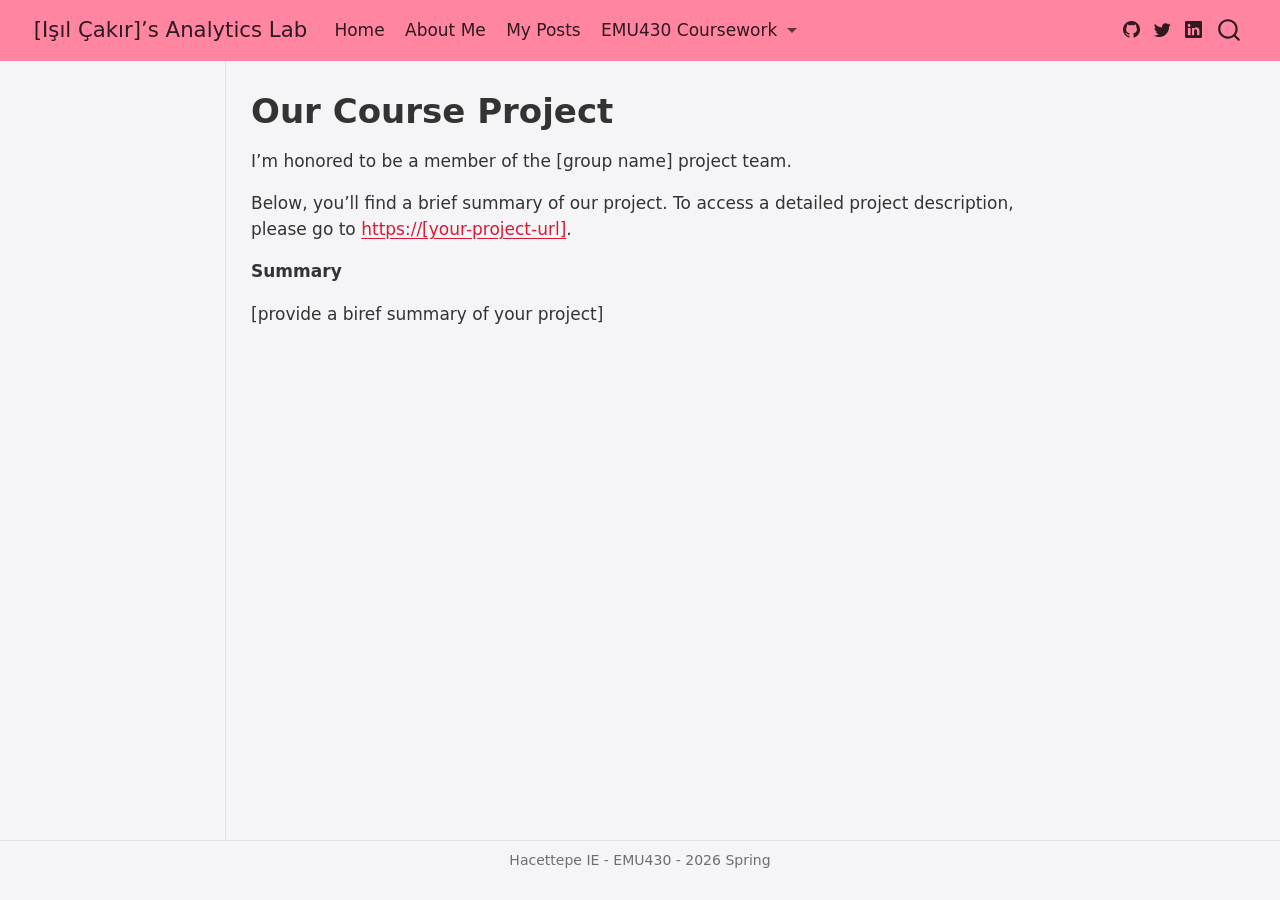
<file: docs/project.html>
<!DOCTYPE html>
<html xmlns="http://www.w3.org/1999/xhtml" lang="en" xml:lang="en"><head>

<meta charset="utf-8">
<meta name="generator" content="quarto-1.8.25">

<meta name="viewport" content="width=device-width, initial-scale=1.0, user-scalable=yes">


<title>Our Course Project – [Işıl Çakır]’s Analytics Lab</title>
<style>
code{white-space: pre-wrap;}
span.smallcaps{font-variant: small-caps;}
div.columns{display: flex; gap: min(4vw, 1.5em);}
div.column{flex: auto; overflow-x: auto;}
div.hanging-indent{margin-left: 1.5em; text-indent: -1.5em;}
ul.task-list{list-style: none;}
ul.task-list li input[type="checkbox"] {
  width: 0.8em;
  margin: 0 0.8em 0.2em -1em; /* quarto-specific, see https://github.com/quarto-dev/quarto-cli/issues/4556 */ 
  vertical-align: middle;
}
</style>


<script src="site_libs/quarto-nav/quarto-nav.js"></script>
<script src="site_libs/quarto-nav/headroom.min.js"></script>
<script src="site_libs/clipboard/clipboard.min.js"></script>
<script src="site_libs/quarto-search/autocomplete.umd.js"></script>
<script src="site_libs/quarto-search/fuse.min.js"></script>
<script src="site_libs/quarto-search/quarto-search.js"></script>
<meta name="quarto:offset" content="./">
<script src="site_libs/quarto-html/quarto.js" type="module"></script>
<script src="site_libs/quarto-html/tabsets/tabsets.js" type="module"></script>
<script src="site_libs/quarto-html/axe/axe-check.js" type="module"></script>
<script src="site_libs/quarto-html/popper.min.js"></script>
<script src="site_libs/quarto-html/tippy.umd.min.js"></script>
<script src="site_libs/quarto-html/anchor.min.js"></script>
<link href="site_libs/quarto-html/tippy.css" rel="stylesheet">
<link href="site_libs/quarto-html/quarto-syntax-highlighting-7b89279ff1a6dce999919e0e67d4d9ec.css" rel="stylesheet" id="quarto-text-highlighting-styles">
<script src="site_libs/bootstrap/bootstrap.min.js"></script>
<link href="site_libs/bootstrap/bootstrap-icons.css" rel="stylesheet">
<link href="site_libs/bootstrap/bootstrap-d367c7f76e213138dc1e5cba545730fd.min.css" rel="stylesheet" append-hash="true" id="quarto-bootstrap" data-mode="light">
<script id="quarto-search-options" type="application/json">{
  "location": "navbar",
  "copy-button": false,
  "collapse-after": 3,
  "panel-placement": "end",
  "type": "overlay",
  "limit": 50,
  "keyboard-shortcut": [
    "f",
    "/",
    "s"
  ],
  "show-item-context": false,
  "language": {
    "search-no-results-text": "No results",
    "search-matching-documents-text": "matching documents",
    "search-copy-link-title": "Copy link to search",
    "search-hide-matches-text": "Hide additional matches",
    "search-more-match-text": "more match in this document",
    "search-more-matches-text": "more matches in this document",
    "search-clear-button-title": "Clear",
    "search-text-placeholder": "",
    "search-detached-cancel-button-title": "Cancel",
    "search-submit-button-title": "Submit",
    "search-label": "Search"
  }
}</script>


<link rel="stylesheet" href="styles.css">
</head>

<body class="docked nav-fixed quarto-light">

<div id="quarto-search-results"></div>
  <header id="quarto-header" class="headroom fixed-top">
    <nav class="navbar navbar-expand-lg " data-bs-theme="dark">
      <div class="navbar-container container-fluid">
      <div class="navbar-brand-container mx-auto">
    <a href="./index.html" class="navbar-brand navbar-brand-logo">
    </a>
    <a class="navbar-brand" href="./index.html">
    <span class="navbar-title">[Işıl Çakır]’s Analytics Lab</span>
    </a>
  </div>
            <div id="quarto-search" class="" title="Search"></div>
          <button class="navbar-toggler" type="button" data-bs-toggle="collapse" data-bs-target="#navbarCollapse" aria-controls="navbarCollapse" role="menu" aria-expanded="false" aria-label="Toggle navigation" onclick="if (window.quartoToggleHeadroom) { window.quartoToggleHeadroom(); }">
  <span class="navbar-toggler-icon"></span>
</button>
          <div class="collapse navbar-collapse" id="navbarCollapse">
            <ul class="navbar-nav navbar-nav-scroll me-auto">
  <li class="nav-item">
    <a class="nav-link" href="./index.html"> 
<span class="menu-text">Home</span></a>
  </li>  
  <li class="nav-item">
    <a class="nav-link" href="./about.html"> 
<span class="menu-text">About Me</span></a>
  </li>  
  <li class="nav-item">
    <a class="nav-link" href="./posts.html"> 
<span class="menu-text">My Posts</span></a>
  </li>  
  <li class="nav-item dropdown ">
    <a class="nav-link dropdown-toggle" href="#" id="nav-menu-emu430-coursework" role="link" data-bs-toggle="dropdown" aria-expanded="false">
 <span class="menu-text">EMU430 Coursework</span>
    </a>
    <ul class="dropdown-menu" aria-labelledby="nav-menu-emu430-coursework">    
        <li>
    <a class="dropdown-item" href="./assignments.html">
 <span class="dropdown-text">Assignments</span></a>
  </li>  
        <li>
    <a class="dropdown-item" href="./project.html">
 <span class="dropdown-text">Project</span></a>
  </li>  
    </ul>
  </li>
</ul>
          </div> <!-- /navcollapse -->
            <div class="quarto-navbar-tools tools-wide">
    <a href="https://github.com/isilcakrr" title="" class="quarto-navigation-tool px-1" aria-label=""><i class="bi bi-github"></i></a>
    <a href="https://twitter.com" title="" class="quarto-navigation-tool px-1" aria-label=""><i class="bi bi-twitter"></i></a>
    <a href="https://www.linkedin.com/in/isil-cakir/" title="" class="quarto-navigation-tool px-1" aria-label=""><i class="bi bi-linkedin"></i></a>
</div>
      </div> <!-- /container-fluid -->
    </nav>
</header>
<!-- content -->
<div id="quarto-content" class="quarto-container page-columns page-rows-contents page-layout-article page-navbar">
<!-- sidebar -->
  <nav id="quarto-sidebar" class="sidebar collapse collapse-horizontal quarto-sidebar-collapse-item sidebar-navigation docked overflow-auto">
    
</nav>
<div id="quarto-sidebar-glass" class="quarto-sidebar-collapse-item" data-bs-toggle="collapse" data-bs-target=".quarto-sidebar-collapse-item"></div>
<!-- margin-sidebar -->
    <div id="quarto-margin-sidebar" class="sidebar margin-sidebar zindex-bottom">
    </div>
<!-- main -->
<main class="content" id="quarto-document-content">

<header id="title-block-header" class="quarto-title-block default">
<div class="quarto-title">
<h1 class="title">Our Course Project</h1>
</div>



<div class="quarto-title-meta">

    
  
    
  </div>
  


</header>


<p>I’m honored to be a member of the [group name] project team.</p>
<p>Below, you’ll find a brief summary of our project. To access a detailed project description, please go to <a href="#0" class="uri">https://[your-project-url]</a>.</p>
<p><strong>Summary</strong></p>
<p>[provide a biref summary of your project]</p>



<a onclick="window.scrollTo(0, 0); return false;" role="button" id="quarto-back-to-top"><i class="bi bi-arrow-up"></i> Back to top</a></main> <!-- /main -->
<script id="quarto-html-after-body" type="application/javascript">
  window.document.addEventListener("DOMContentLoaded", function (event) {
    const icon = "";
    const anchorJS = new window.AnchorJS();
    anchorJS.options = {
      placement: 'right',
      icon: icon
    };
    anchorJS.add('.anchored');
    const isCodeAnnotation = (el) => {
      for (const clz of el.classList) {
        if (clz.startsWith('code-annotation-')) {                     
          return true;
        }
      }
      return false;
    }
    const onCopySuccess = function(e) {
      // button target
      const button = e.trigger;
      // don't keep focus
      button.blur();
      // flash "checked"
      button.classList.add('code-copy-button-checked');
      var currentTitle = button.getAttribute("title");
      button.setAttribute("title", "Copied!");
      let tooltip;
      if (window.bootstrap) {
        button.setAttribute("data-bs-toggle", "tooltip");
        button.setAttribute("data-bs-placement", "left");
        button.setAttribute("data-bs-title", "Copied!");
        tooltip = new bootstrap.Tooltip(button, 
          { trigger: "manual", 
            customClass: "code-copy-button-tooltip",
            offset: [0, -8]});
        tooltip.show();    
      }
      setTimeout(function() {
        if (tooltip) {
          tooltip.hide();
          button.removeAttribute("data-bs-title");
          button.removeAttribute("data-bs-toggle");
          button.removeAttribute("data-bs-placement");
        }
        button.setAttribute("title", currentTitle);
        button.classList.remove('code-copy-button-checked');
      }, 1000);
      // clear code selection
      e.clearSelection();
    }
    const getTextToCopy = function(trigger) {
      const outerScaffold = trigger.parentElement.cloneNode(true);
      const codeEl = outerScaffold.querySelector('code');
      for (const childEl of codeEl.children) {
        if (isCodeAnnotation(childEl)) {
          childEl.remove();
        }
      }
      return codeEl.innerText;
    }
    const clipboard = new window.ClipboardJS('.code-copy-button:not([data-in-quarto-modal])', {
      text: getTextToCopy
    });
    clipboard.on('success', onCopySuccess);
    if (window.document.getElementById('quarto-embedded-source-code-modal')) {
      const clipboardModal = new window.ClipboardJS('.code-copy-button[data-in-quarto-modal]', {
        text: getTextToCopy,
        container: window.document.getElementById('quarto-embedded-source-code-modal')
      });
      clipboardModal.on('success', onCopySuccess);
    }
      var localhostRegex = new RegExp(/^(?:http|https):\/\/localhost\:?[0-9]*\//);
      var mailtoRegex = new RegExp(/^mailto:/);
        var filterRegex = new RegExp('/' + window.location.host + '/');
      var isInternal = (href) => {
          return filterRegex.test(href) || localhostRegex.test(href) || mailtoRegex.test(href);
      }
      // Inspect non-navigation links and adorn them if external
     var links = window.document.querySelectorAll('a[href]:not(.nav-link):not(.navbar-brand):not(.toc-action):not(.sidebar-link):not(.sidebar-item-toggle):not(.pagination-link):not(.no-external):not([aria-hidden]):not(.dropdown-item):not(.quarto-navigation-tool):not(.about-link)');
      for (var i=0; i<links.length; i++) {
        const link = links[i];
        if (!isInternal(link.href)) {
          // undo the damage that might have been done by quarto-nav.js in the case of
          // links that we want to consider external
          if (link.dataset.originalHref !== undefined) {
            link.href = link.dataset.originalHref;
          }
        }
      }
    function tippyHover(el, contentFn, onTriggerFn, onUntriggerFn) {
      const config = {
        allowHTML: true,
        maxWidth: 500,
        delay: 100,
        arrow: false,
        appendTo: function(el) {
            return el.parentElement;
        },
        interactive: true,
        interactiveBorder: 10,
        theme: 'quarto',
        placement: 'bottom-start',
      };
      if (contentFn) {
        config.content = contentFn;
      }
      if (onTriggerFn) {
        config.onTrigger = onTriggerFn;
      }
      if (onUntriggerFn) {
        config.onUntrigger = onUntriggerFn;
      }
      window.tippy(el, config); 
    }
    const noterefs = window.document.querySelectorAll('a[role="doc-noteref"]');
    for (var i=0; i<noterefs.length; i++) {
      const ref = noterefs[i];
      tippyHover(ref, function() {
        // use id or data attribute instead here
        let href = ref.getAttribute('data-footnote-href') || ref.getAttribute('href');
        try { href = new URL(href).hash; } catch {}
        const id = href.replace(/^#\/?/, "");
        const note = window.document.getElementById(id);
        if (note) {
          return note.innerHTML;
        } else {
          return "";
        }
      });
    }
    const xrefs = window.document.querySelectorAll('a.quarto-xref');
    const processXRef = (id, note) => {
      // Strip column container classes
      const stripColumnClz = (el) => {
        el.classList.remove("page-full", "page-columns");
        if (el.children) {
          for (const child of el.children) {
            stripColumnClz(child);
          }
        }
      }
      stripColumnClz(note)
      if (id === null || id.startsWith('sec-')) {
        // Special case sections, only their first couple elements
        const container = document.createElement("div");
        if (note.children && note.children.length > 2) {
          container.appendChild(note.children[0].cloneNode(true));
          for (let i = 1; i < note.children.length; i++) {
            const child = note.children[i];
            if (child.tagName === "P" && child.innerText === "") {
              continue;
            } else {
              container.appendChild(child.cloneNode(true));
              break;
            }
          }
          if (window.Quarto?.typesetMath) {
            window.Quarto.typesetMath(container);
          }
          return container.innerHTML
        } else {
          if (window.Quarto?.typesetMath) {
            window.Quarto.typesetMath(note);
          }
          return note.innerHTML;
        }
      } else {
        // Remove any anchor links if they are present
        const anchorLink = note.querySelector('a.anchorjs-link');
        if (anchorLink) {
          anchorLink.remove();
        }
        if (window.Quarto?.typesetMath) {
          window.Quarto.typesetMath(note);
        }
        if (note.classList.contains("callout")) {
          return note.outerHTML;
        } else {
          return note.innerHTML;
        }
      }
    }
    for (var i=0; i<xrefs.length; i++) {
      const xref = xrefs[i];
      tippyHover(xref, undefined, function(instance) {
        instance.disable();
        let url = xref.getAttribute('href');
        let hash = undefined; 
        if (url.startsWith('#')) {
          hash = url;
        } else {
          try { hash = new URL(url).hash; } catch {}
        }
        if (hash) {
          const id = hash.replace(/^#\/?/, "");
          const note = window.document.getElementById(id);
          if (note !== null) {
            try {
              const html = processXRef(id, note.cloneNode(true));
              instance.setContent(html);
            } finally {
              instance.enable();
              instance.show();
            }
          } else {
            // See if we can fetch this
            fetch(url.split('#')[0])
            .then(res => res.text())
            .then(html => {
              const parser = new DOMParser();
              const htmlDoc = parser.parseFromString(html, "text/html");
              const note = htmlDoc.getElementById(id);
              if (note !== null) {
                const html = processXRef(id, note);
                instance.setContent(html);
              } 
            }).finally(() => {
              instance.enable();
              instance.show();
            });
          }
        } else {
          // See if we can fetch a full url (with no hash to target)
          // This is a special case and we should probably do some content thinning / targeting
          fetch(url)
          .then(res => res.text())
          .then(html => {
            const parser = new DOMParser();
            const htmlDoc = parser.parseFromString(html, "text/html");
            const note = htmlDoc.querySelector('main.content');
            if (note !== null) {
              // This should only happen for chapter cross references
              // (since there is no id in the URL)
              // remove the first header
              if (note.children.length > 0 && note.children[0].tagName === "HEADER") {
                note.children[0].remove();
              }
              const html = processXRef(null, note);
              instance.setContent(html);
            } 
          }).finally(() => {
            instance.enable();
            instance.show();
          });
        }
      }, function(instance) {
      });
    }
        let selectedAnnoteEl;
        const selectorForAnnotation = ( cell, annotation) => {
          let cellAttr = 'data-code-cell="' + cell + '"';
          let lineAttr = 'data-code-annotation="' +  annotation + '"';
          const selector = 'span[' + cellAttr + '][' + lineAttr + ']';
          return selector;
        }
        const selectCodeLines = (annoteEl) => {
          const doc = window.document;
          const targetCell = annoteEl.getAttribute("data-target-cell");
          const targetAnnotation = annoteEl.getAttribute("data-target-annotation");
          const annoteSpan = window.document.querySelector(selectorForAnnotation(targetCell, targetAnnotation));
          const lines = annoteSpan.getAttribute("data-code-lines").split(",");
          const lineIds = lines.map((line) => {
            return targetCell + "-" + line;
          })
          let top = null;
          let height = null;
          let parent = null;
          if (lineIds.length > 0) {
              //compute the position of the single el (top and bottom and make a div)
              const el = window.document.getElementById(lineIds[0]);
              top = el.offsetTop;
              height = el.offsetHeight;
              parent = el.parentElement.parentElement;
            if (lineIds.length > 1) {
              const lastEl = window.document.getElementById(lineIds[lineIds.length - 1]);
              const bottom = lastEl.offsetTop + lastEl.offsetHeight;
              height = bottom - top;
            }
            if (top !== null && height !== null && parent !== null) {
              // cook up a div (if necessary) and position it 
              let div = window.document.getElementById("code-annotation-line-highlight");
              if (div === null) {
                div = window.document.createElement("div");
                div.setAttribute("id", "code-annotation-line-highlight");
                div.style.position = 'absolute';
                parent.appendChild(div);
              }
              div.style.top = top - 2 + "px";
              div.style.height = height + 4 + "px";
              div.style.left = 0;
              let gutterDiv = window.document.getElementById("code-annotation-line-highlight-gutter");
              if (gutterDiv === null) {
                gutterDiv = window.document.createElement("div");
                gutterDiv.setAttribute("id", "code-annotation-line-highlight-gutter");
                gutterDiv.style.position = 'absolute';
                const codeCell = window.document.getElementById(targetCell);
                const gutter = codeCell.querySelector('.code-annotation-gutter');
                gutter.appendChild(gutterDiv);
              }
              gutterDiv.style.top = top - 2 + "px";
              gutterDiv.style.height = height + 4 + "px";
            }
            selectedAnnoteEl = annoteEl;
          }
        };
        const unselectCodeLines = () => {
          const elementsIds = ["code-annotation-line-highlight", "code-annotation-line-highlight-gutter"];
          elementsIds.forEach((elId) => {
            const div = window.document.getElementById(elId);
            if (div) {
              div.remove();
            }
          });
          selectedAnnoteEl = undefined;
        };
          // Handle positioning of the toggle
      window.addEventListener(
        "resize",
        throttle(() => {
          elRect = undefined;
          if (selectedAnnoteEl) {
            selectCodeLines(selectedAnnoteEl);
          }
        }, 10)
      );
      function throttle(fn, ms) {
      let throttle = false;
      let timer;
        return (...args) => {
          if(!throttle) { // first call gets through
              fn.apply(this, args);
              throttle = true;
          } else { // all the others get throttled
              if(timer) clearTimeout(timer); // cancel #2
              timer = setTimeout(() => {
                fn.apply(this, args);
                timer = throttle = false;
              }, ms);
          }
        };
      }
        // Attach click handler to the DT
        const annoteDls = window.document.querySelectorAll('dt[data-target-cell]');
        for (const annoteDlNode of annoteDls) {
          annoteDlNode.addEventListener('click', (event) => {
            const clickedEl = event.target;
            if (clickedEl !== selectedAnnoteEl) {
              unselectCodeLines();
              const activeEl = window.document.querySelector('dt[data-target-cell].code-annotation-active');
              if (activeEl) {
                activeEl.classList.remove('code-annotation-active');
              }
              selectCodeLines(clickedEl);
              clickedEl.classList.add('code-annotation-active');
            } else {
              // Unselect the line
              unselectCodeLines();
              clickedEl.classList.remove('code-annotation-active');
            }
          });
        }
    const findCites = (el) => {
      const parentEl = el.parentElement;
      if (parentEl) {
        const cites = parentEl.dataset.cites;
        if (cites) {
          return {
            el,
            cites: cites.split(' ')
          };
        } else {
          return findCites(el.parentElement)
        }
      } else {
        return undefined;
      }
    };
    var bibliorefs = window.document.querySelectorAll('a[role="doc-biblioref"]');
    for (var i=0; i<bibliorefs.length; i++) {
      const ref = bibliorefs[i];
      const citeInfo = findCites(ref);
      if (citeInfo) {
        tippyHover(citeInfo.el, function() {
          var popup = window.document.createElement('div');
          citeInfo.cites.forEach(function(cite) {
            var citeDiv = window.document.createElement('div');
            citeDiv.classList.add('hanging-indent');
            citeDiv.classList.add('csl-entry');
            var biblioDiv = window.document.getElementById('ref-' + cite);
            if (biblioDiv) {
              citeDiv.innerHTML = biblioDiv.innerHTML;
            }
            popup.appendChild(citeDiv);
          });
          return popup.innerHTML;
        });
      }
    }
  });
  </script>
</div> <!-- /content -->
<footer class="footer">
  <div class="nav-footer">
    <div class="nav-footer-left">
      &nbsp;
    </div>   
    <div class="nav-footer-center">
<p>Hacettepe IE - EMU430 - 2026 Spring</p>
</div>
    <div class="nav-footer-right">
      &nbsp;
    </div>
  </div>
</footer>




</body></html>
</file>
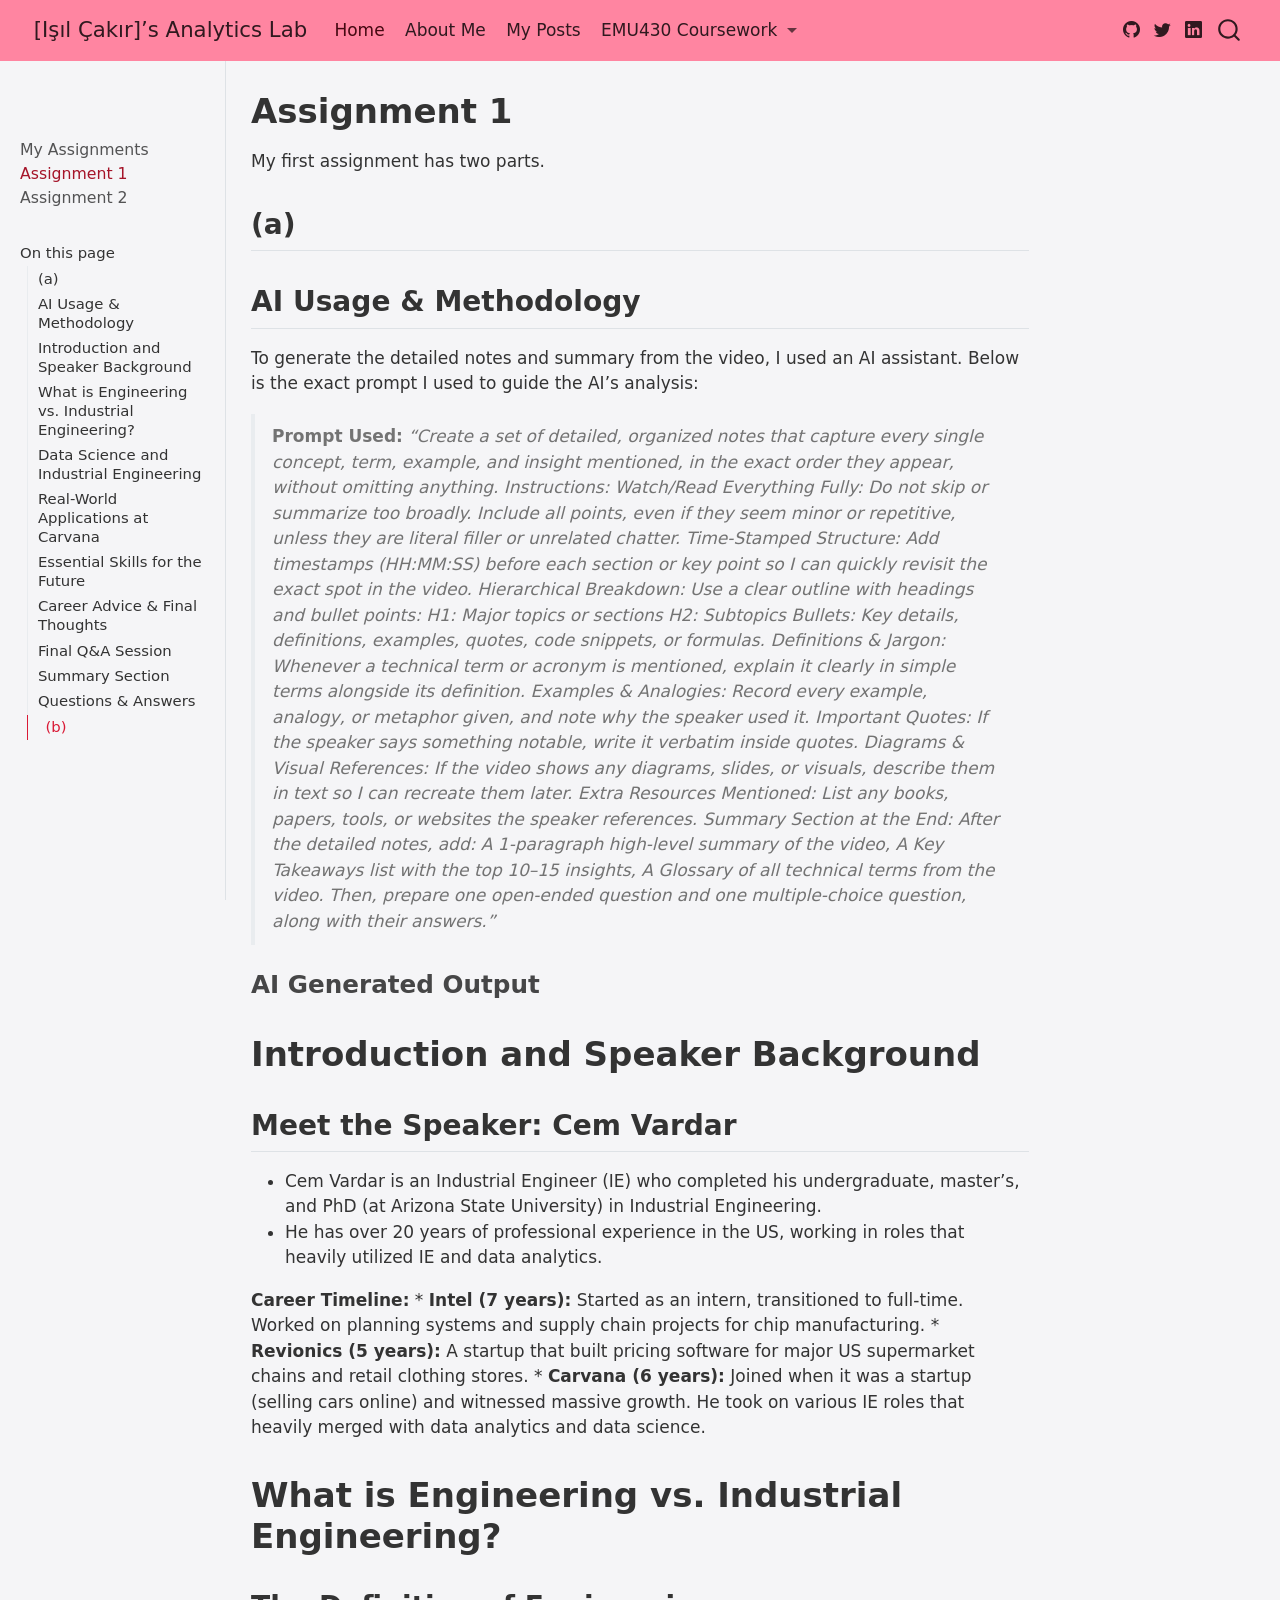
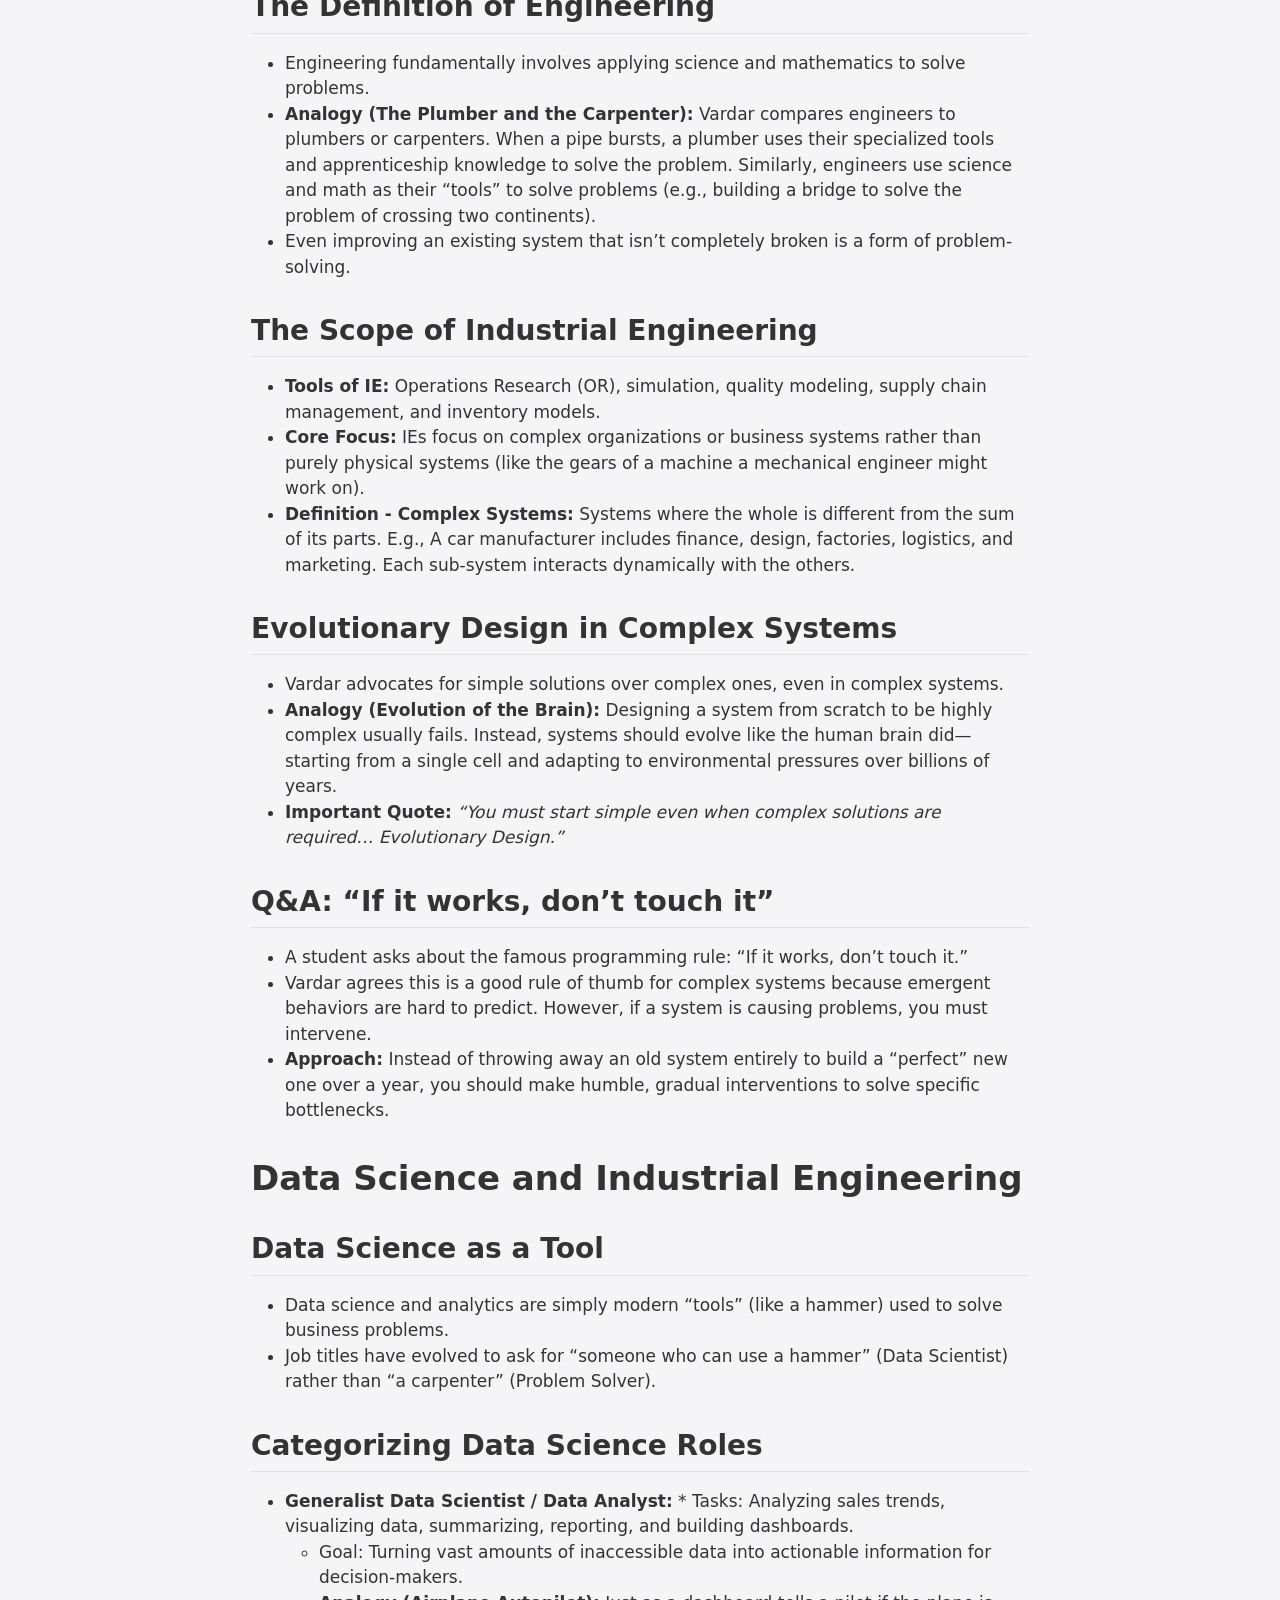
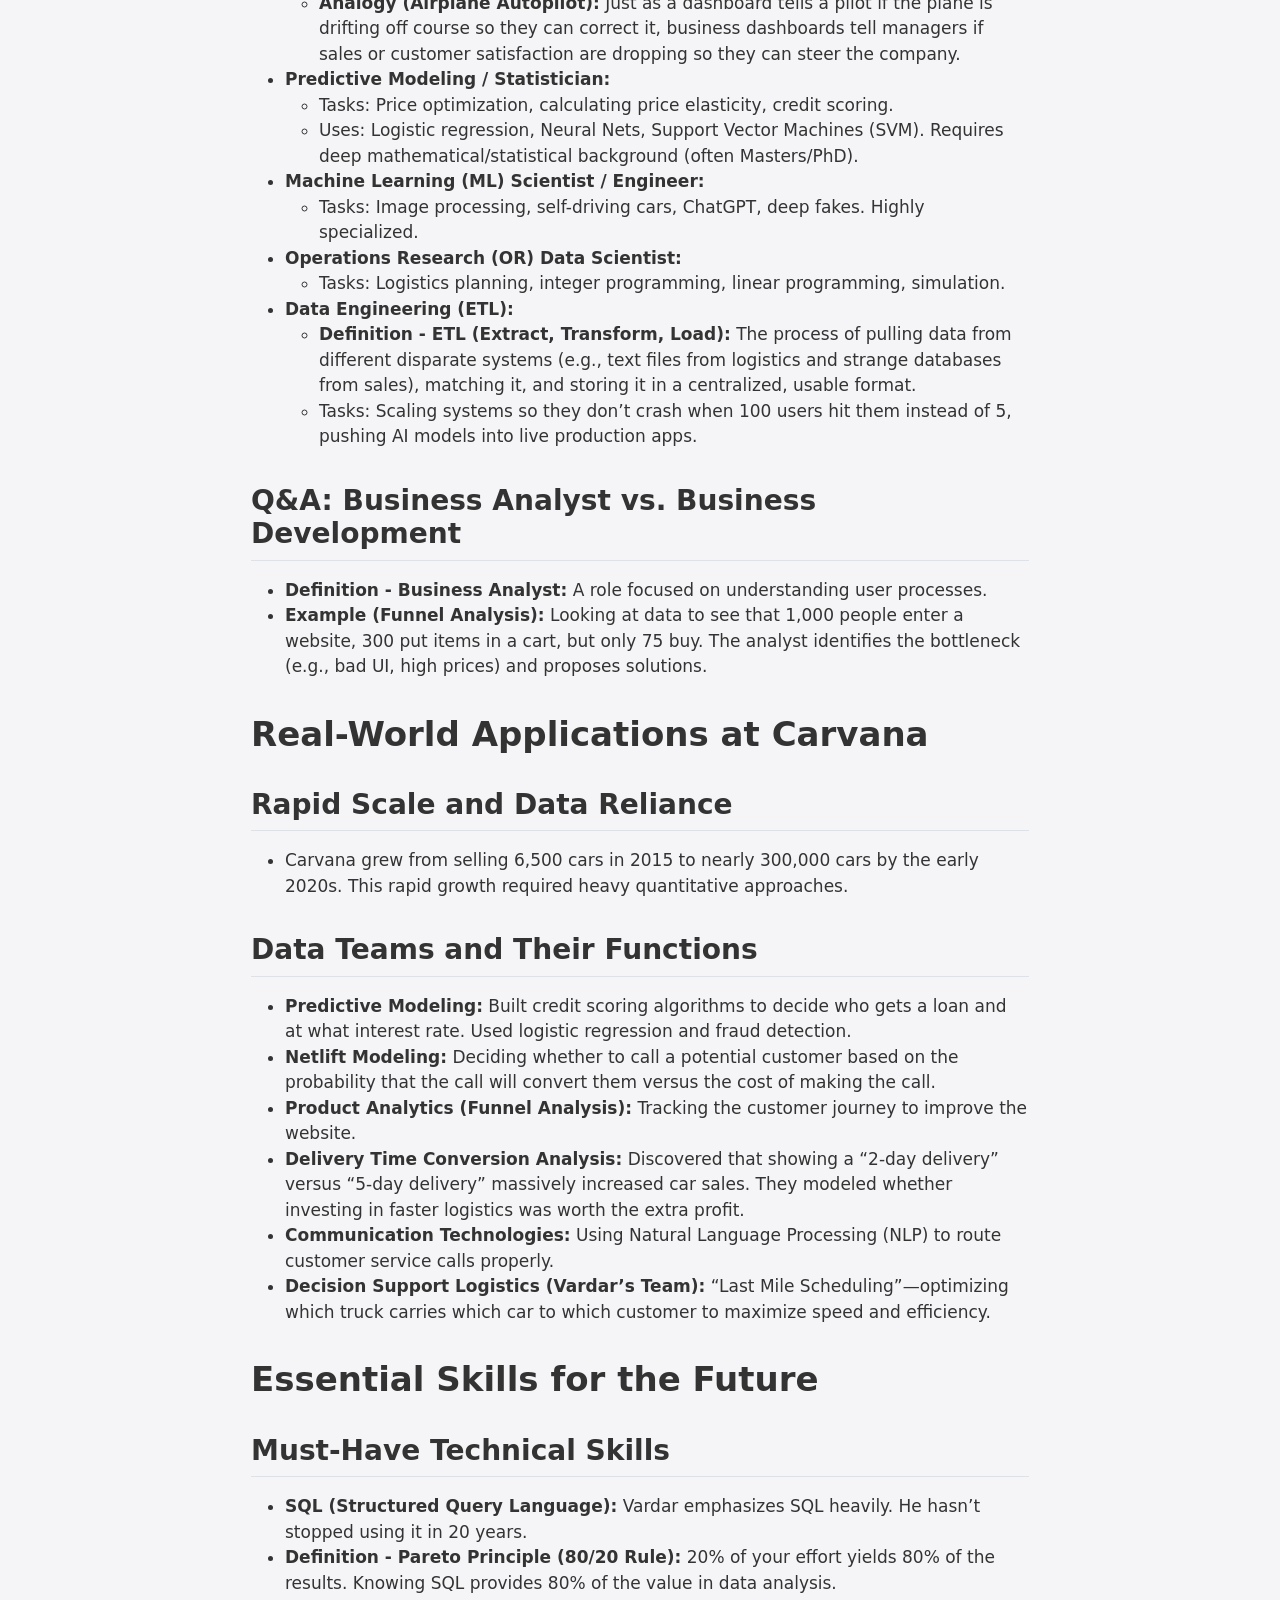
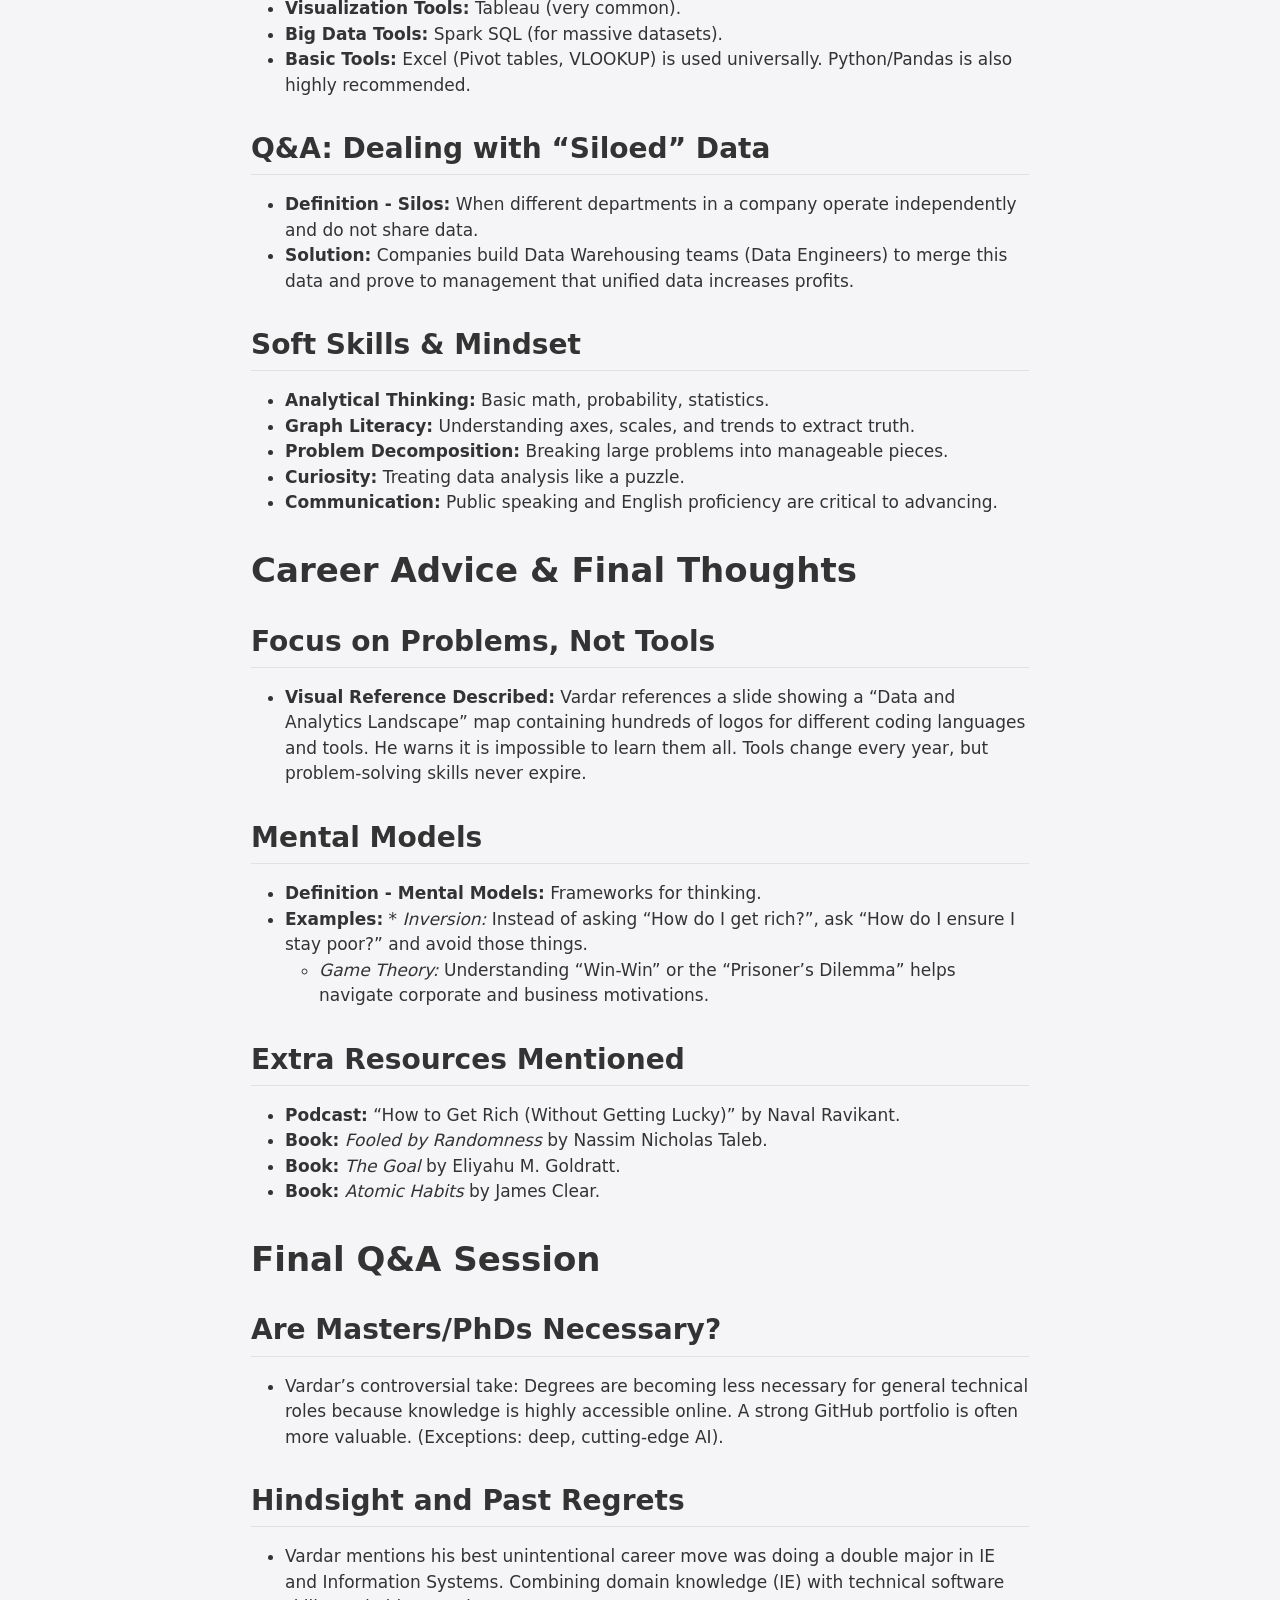
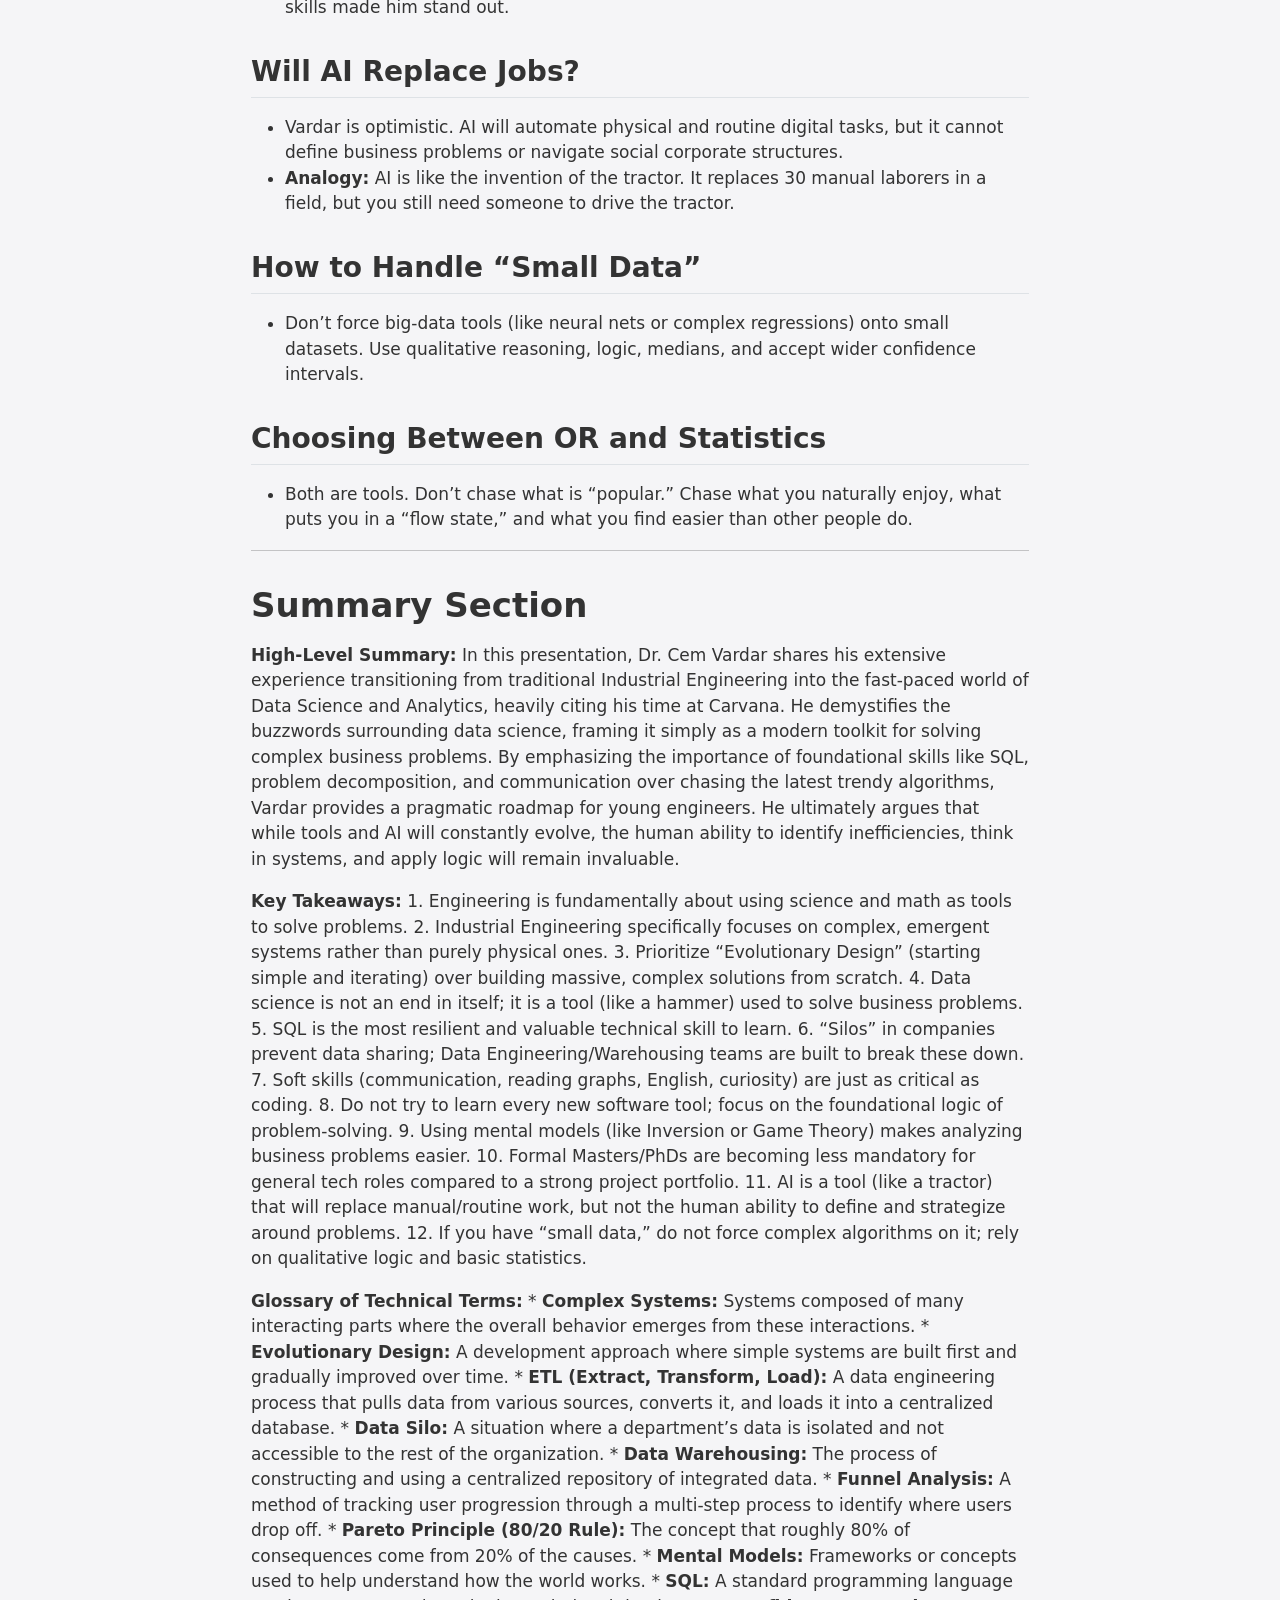
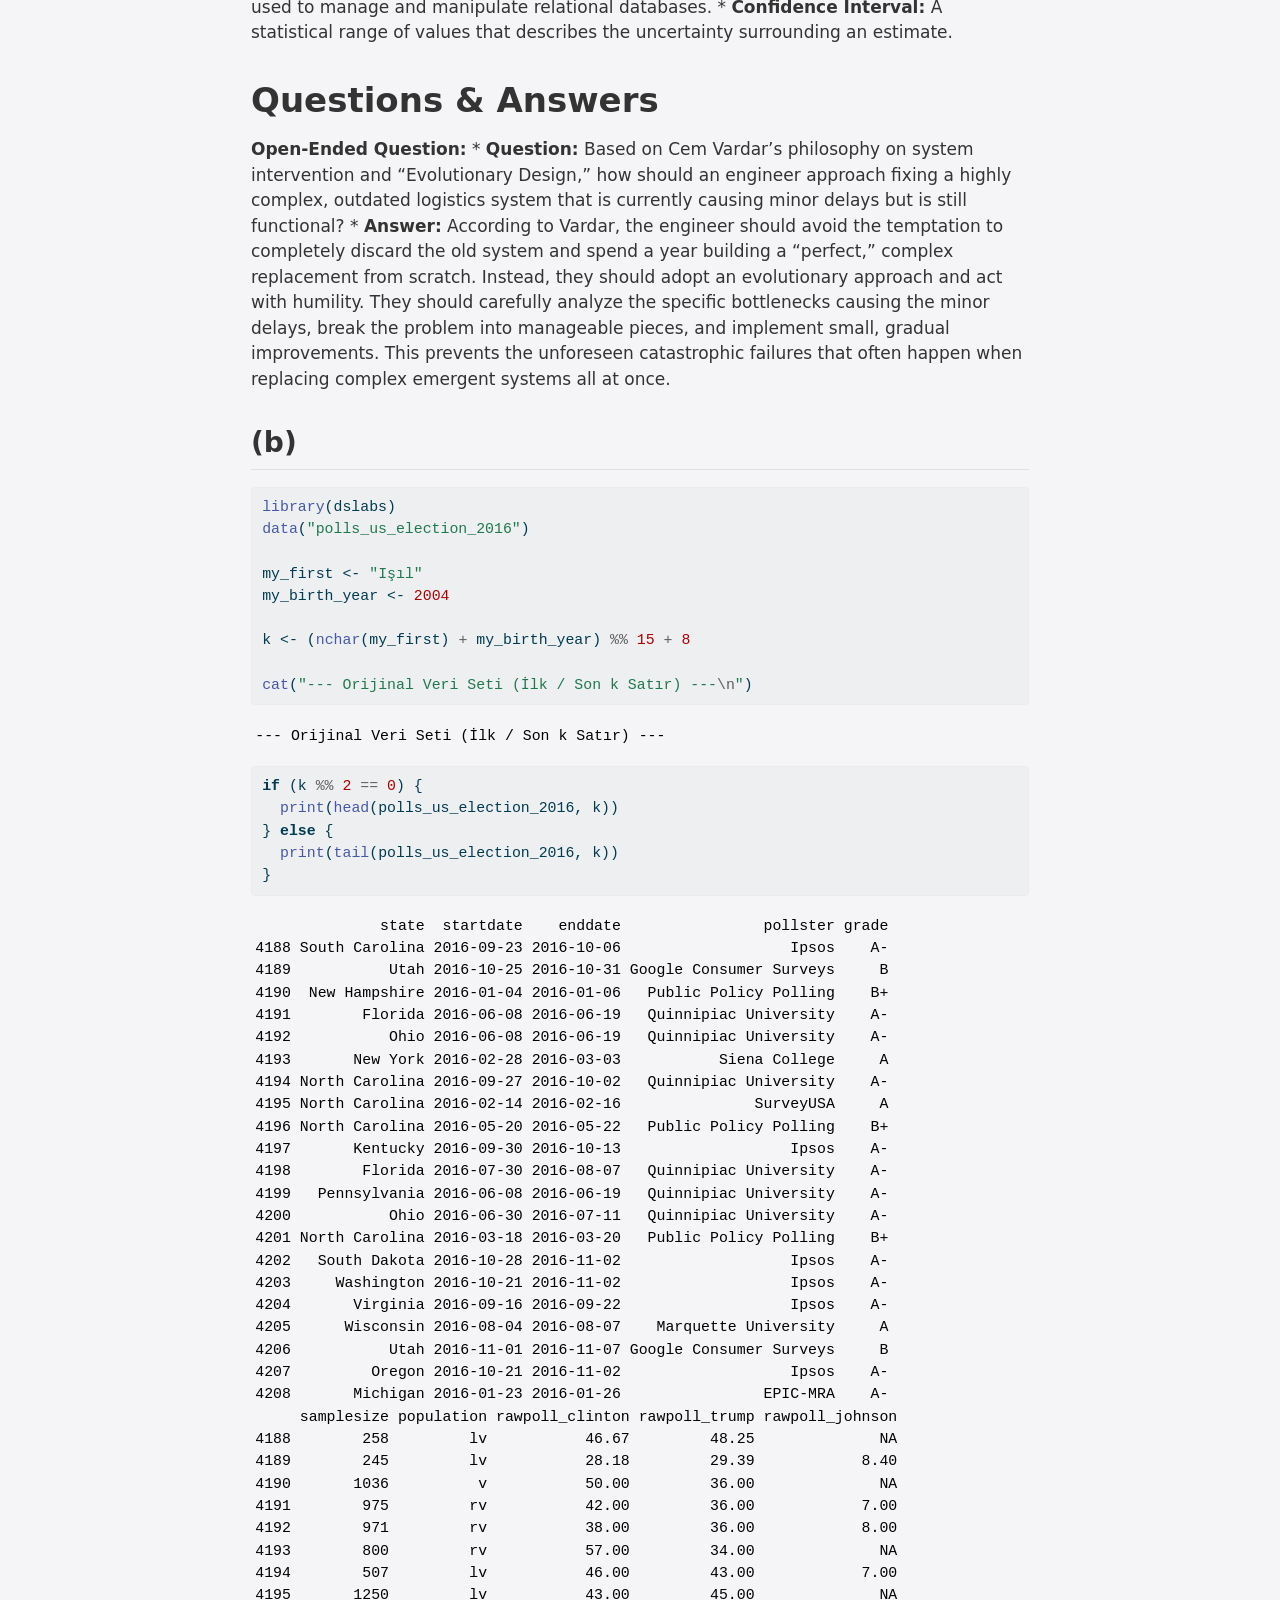
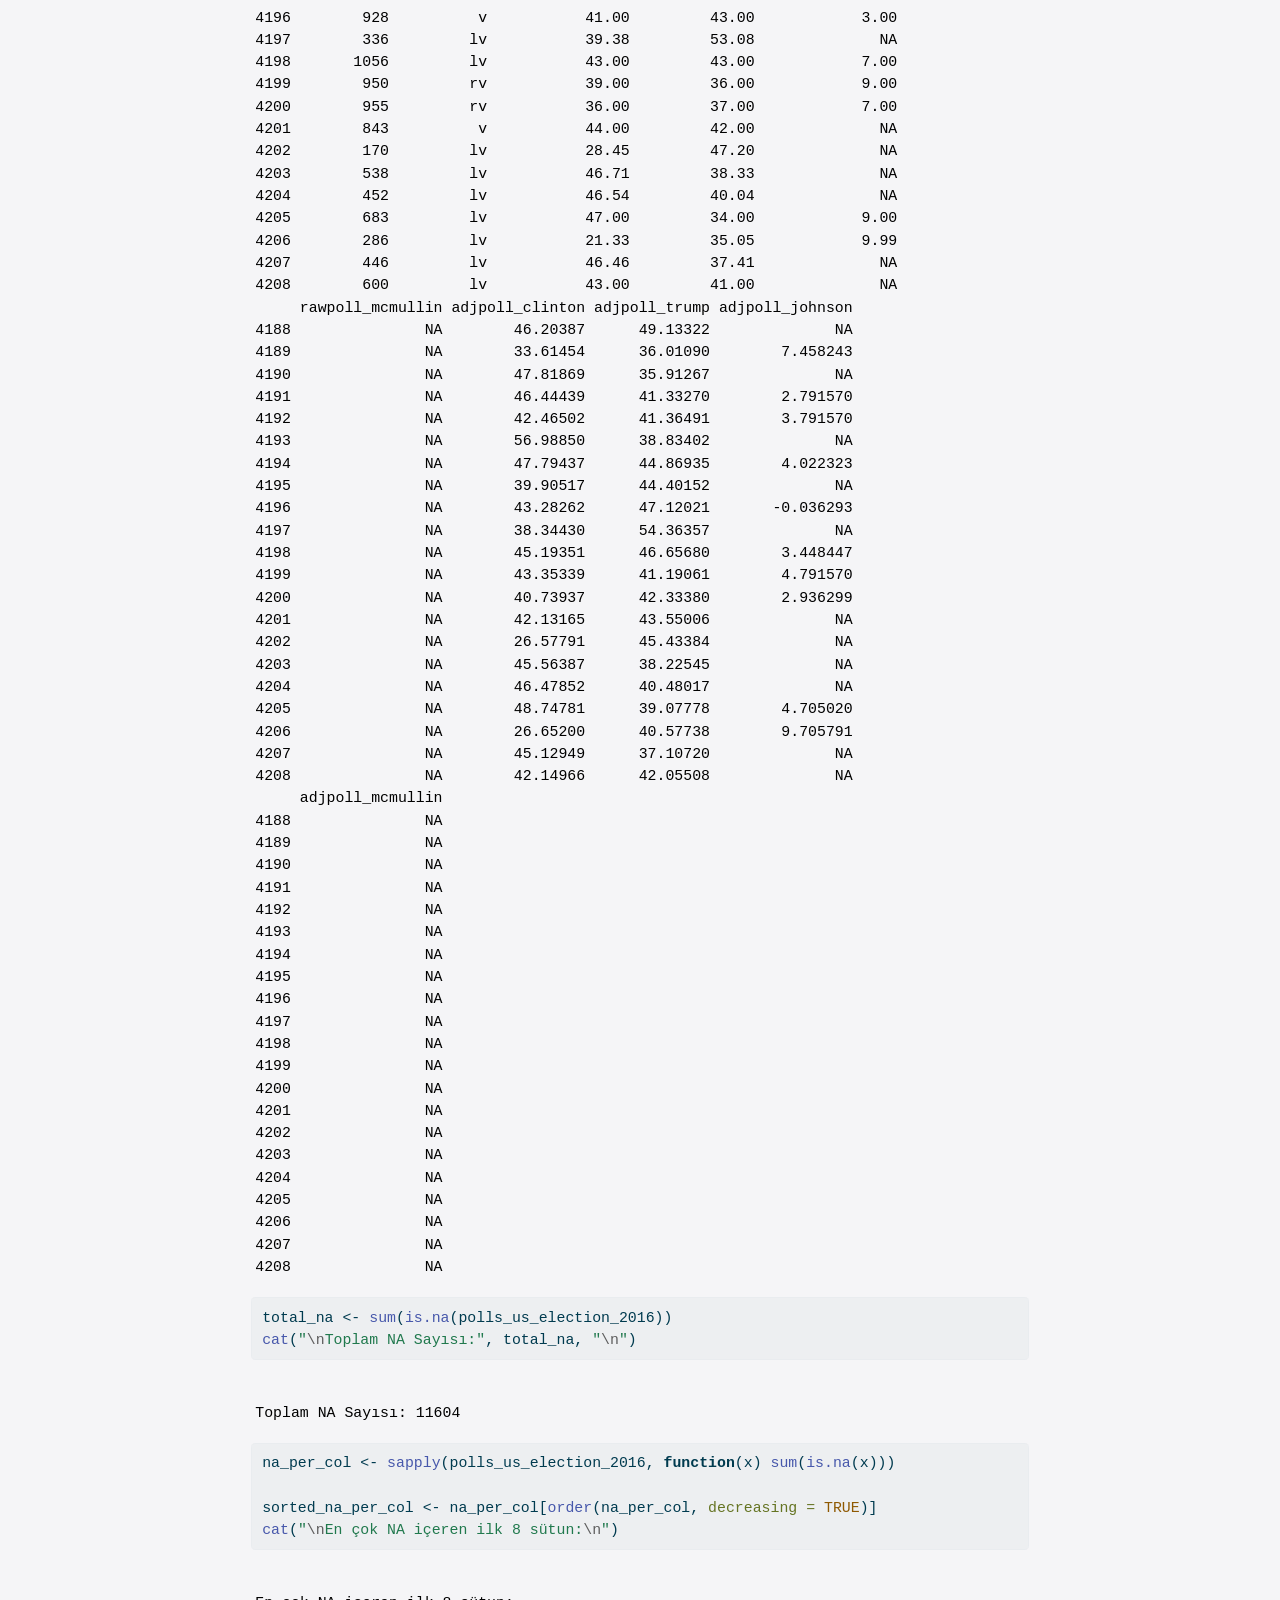
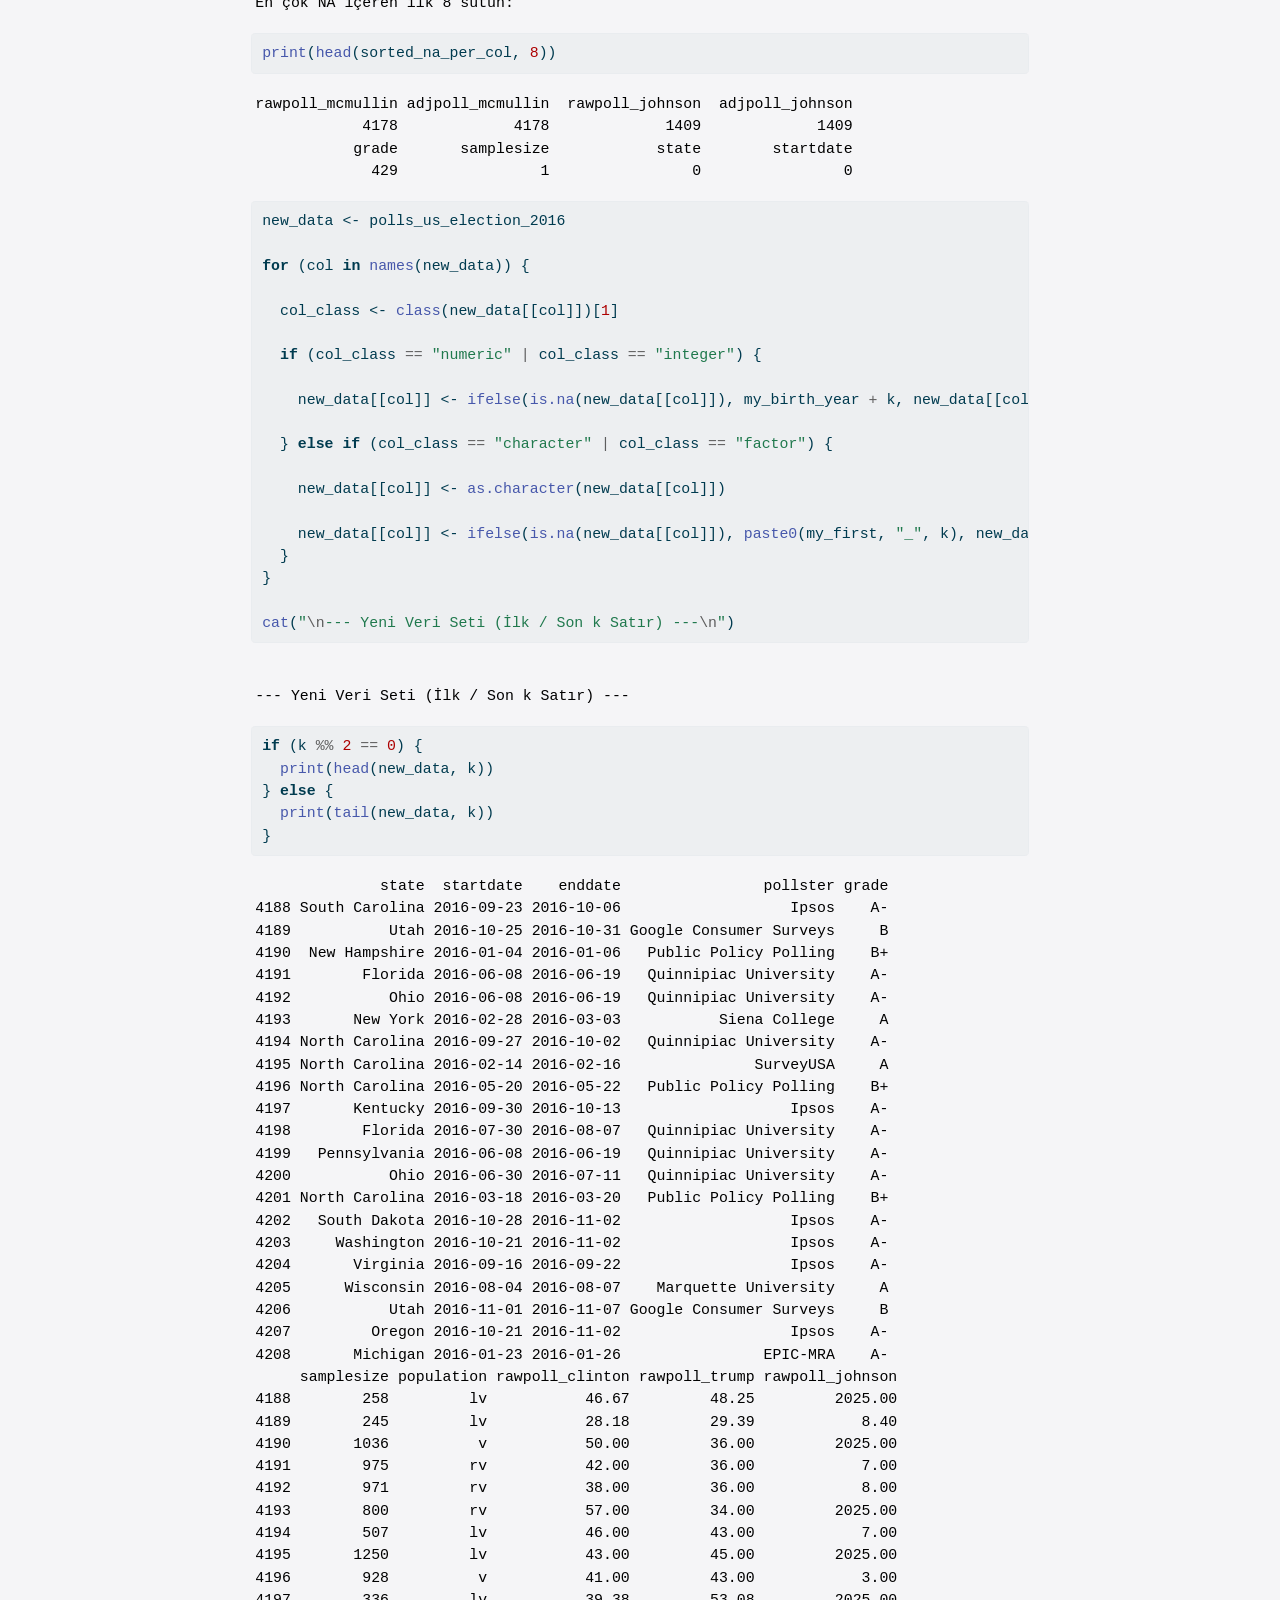
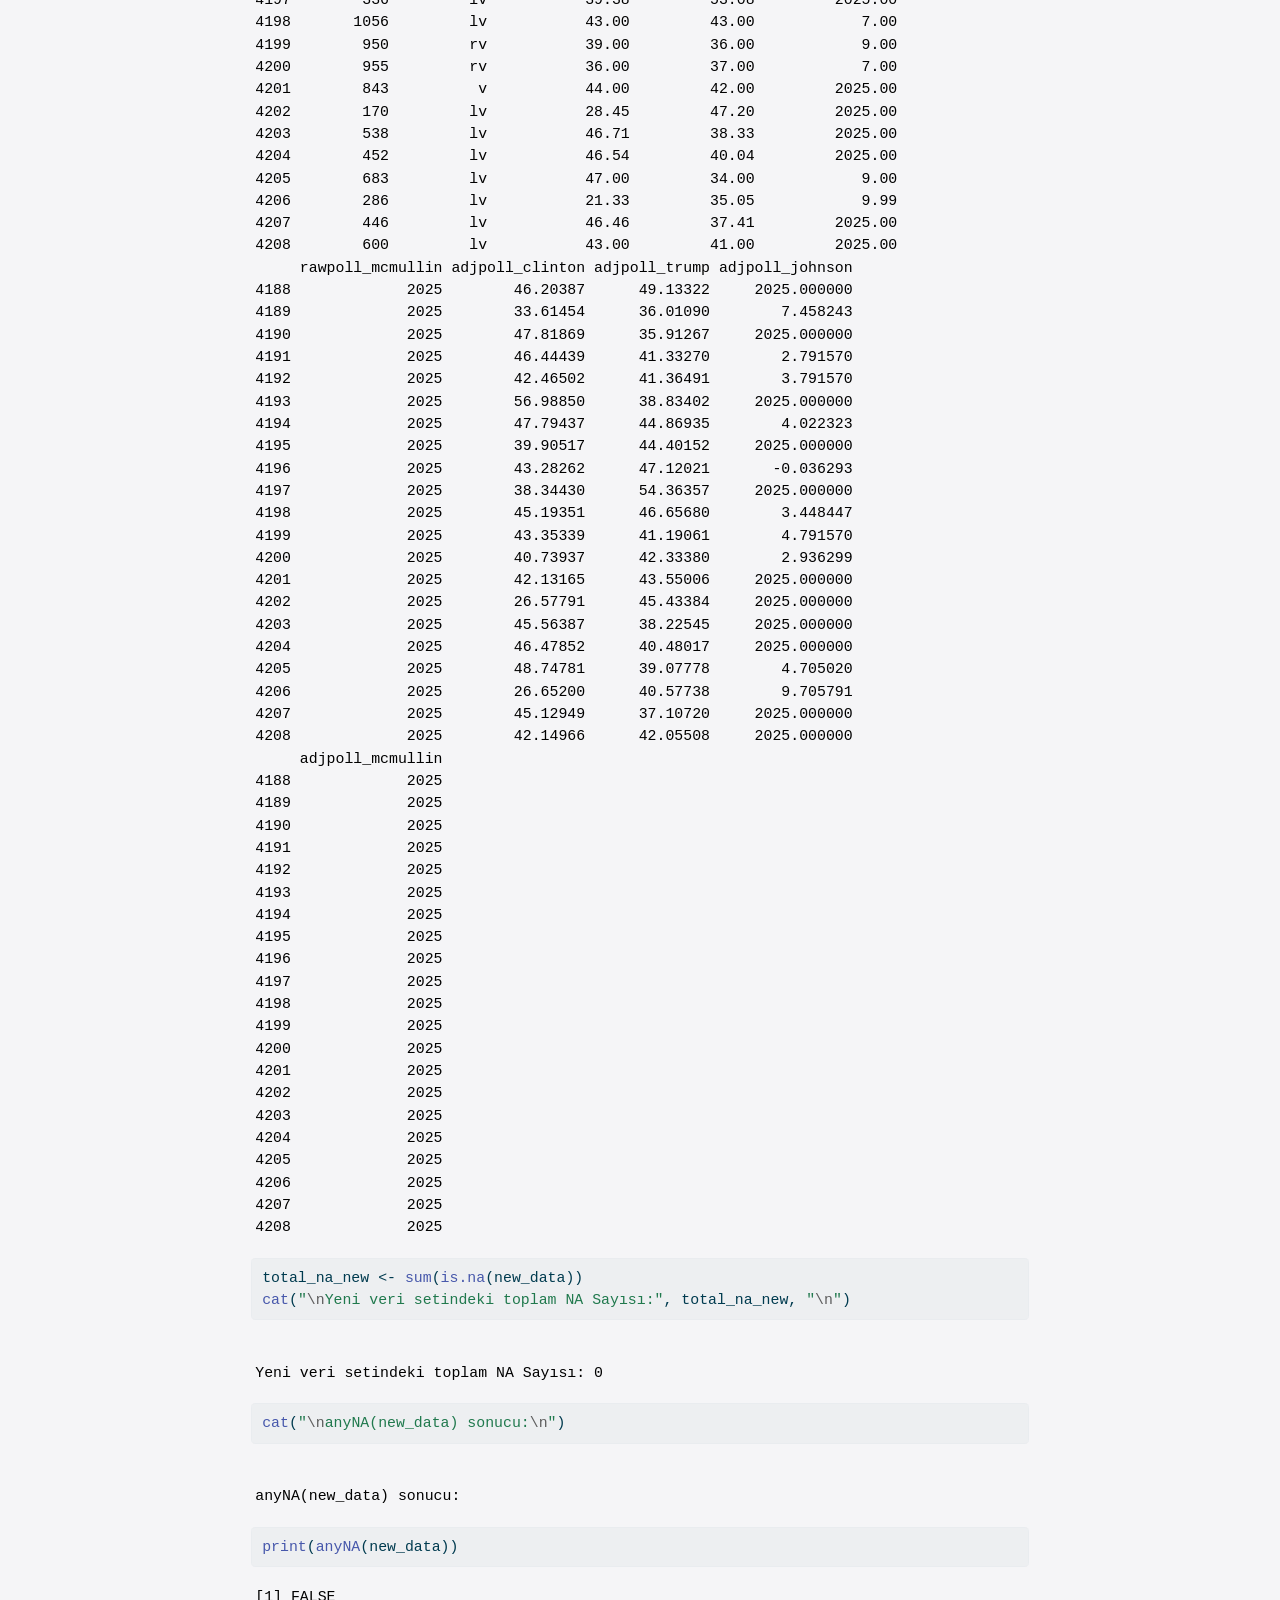
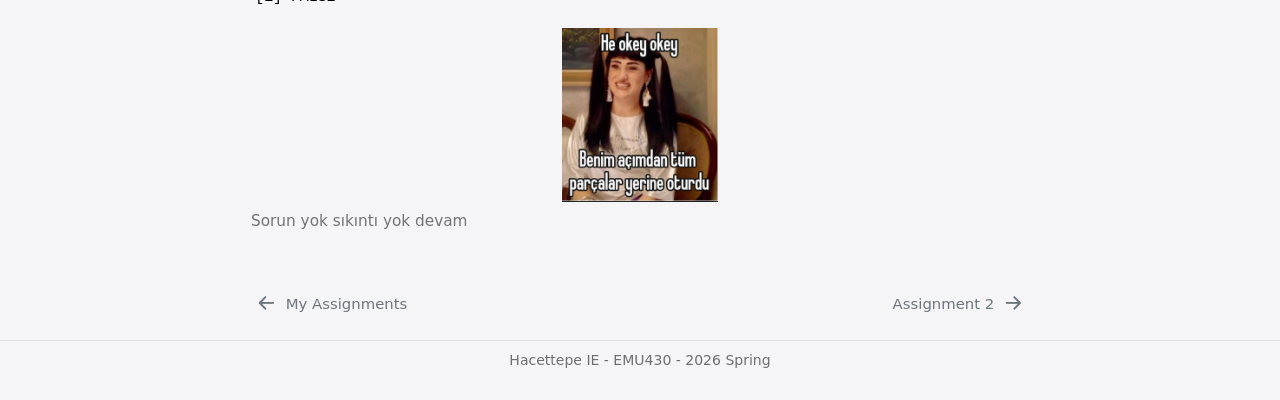
<file: docs/assignments/assignment-1.html>
<!DOCTYPE html>
<html xmlns="http://www.w3.org/1999/xhtml" lang="en" xml:lang="en"><head>

<meta charset="utf-8">
<meta name="generator" content="quarto-1.8.25">

<meta name="viewport" content="width=device-width, initial-scale=1.0, user-scalable=yes">


<title>Assignment 1 – [Işıl Çakır]’s Analytics Lab</title>
<style>
code{white-space: pre-wrap;}
span.smallcaps{font-variant: small-caps;}
div.columns{display: flex; gap: min(4vw, 1.5em);}
div.column{flex: auto; overflow-x: auto;}
div.hanging-indent{margin-left: 1.5em; text-indent: -1.5em;}
ul.task-list{list-style: none;}
ul.task-list li input[type="checkbox"] {
  width: 0.8em;
  margin: 0 0.8em 0.2em -1em; /* quarto-specific, see https://github.com/quarto-dev/quarto-cli/issues/4556 */ 
  vertical-align: middle;
}
/* CSS for syntax highlighting */
html { -webkit-text-size-adjust: 100%; }
pre > code.sourceCode { white-space: pre; position: relative; }
pre > code.sourceCode > span { display: inline-block; line-height: 1.25; }
pre > code.sourceCode > span:empty { height: 1.2em; }
.sourceCode { overflow: visible; }
code.sourceCode > span { color: inherit; text-decoration: inherit; }
div.sourceCode { margin: 1em 0; }
pre.sourceCode { margin: 0; }
@media screen {
div.sourceCode { overflow: auto; }
}
@media print {
pre > code.sourceCode { white-space: pre-wrap; }
pre > code.sourceCode > span { text-indent: -5em; padding-left: 5em; }
}
pre.numberSource code
  { counter-reset: source-line 0; }
pre.numberSource code > span
  { position: relative; left: -4em; counter-increment: source-line; }
pre.numberSource code > span > a:first-child::before
  { content: counter(source-line);
    position: relative; left: -1em; text-align: right; vertical-align: baseline;
    border: none; display: inline-block;
    -webkit-touch-callout: none; -webkit-user-select: none;
    -khtml-user-select: none; -moz-user-select: none;
    -ms-user-select: none; user-select: none;
    padding: 0 4px; width: 4em;
  }
pre.numberSource { margin-left: 3em;  padding-left: 4px; }
div.sourceCode
  {   }
@media screen {
pre > code.sourceCode > span > a:first-child::before { text-decoration: underline; }
}
</style>


<script src="../site_libs/quarto-nav/quarto-nav.js"></script>
<script src="../site_libs/quarto-nav/headroom.min.js"></script>
<script src="../site_libs/clipboard/clipboard.min.js"></script>
<script src="../site_libs/quarto-search/autocomplete.umd.js"></script>
<script src="../site_libs/quarto-search/fuse.min.js"></script>
<script src="../site_libs/quarto-search/quarto-search.js"></script>
<meta name="quarto:offset" content="../">
<link href="../assignments/assignment-2.html" rel="next">
<link href="../assignments.html" rel="prev">
<script src="../site_libs/quarto-html/quarto.js" type="module"></script>
<script src="../site_libs/quarto-html/tabsets/tabsets.js" type="module"></script>
<script src="../site_libs/quarto-html/axe/axe-check.js" type="module"></script>
<script src="../site_libs/quarto-html/popper.min.js"></script>
<script src="../site_libs/quarto-html/tippy.umd.min.js"></script>
<script src="../site_libs/quarto-html/anchor.min.js"></script>
<link href="../site_libs/quarto-html/tippy.css" rel="stylesheet">
<link href="../site_libs/quarto-html/quarto-syntax-highlighting-7b89279ff1a6dce999919e0e67d4d9ec.css" rel="stylesheet" id="quarto-text-highlighting-styles">
<script src="../site_libs/bootstrap/bootstrap.min.js"></script>
<link href="../site_libs/bootstrap/bootstrap-icons.css" rel="stylesheet">
<link href="../site_libs/bootstrap/bootstrap-d367c7f76e213138dc1e5cba545730fd.min.css" rel="stylesheet" append-hash="true" id="quarto-bootstrap" data-mode="light">
<script id="quarto-search-options" type="application/json">{
  "location": "navbar",
  "copy-button": false,
  "collapse-after": 3,
  "panel-placement": "end",
  "type": "overlay",
  "limit": 50,
  "keyboard-shortcut": [
    "f",
    "/",
    "s"
  ],
  "show-item-context": false,
  "language": {
    "search-no-results-text": "No results",
    "search-matching-documents-text": "matching documents",
    "search-copy-link-title": "Copy link to search",
    "search-hide-matches-text": "Hide additional matches",
    "search-more-match-text": "more match in this document",
    "search-more-matches-text": "more matches in this document",
    "search-clear-button-title": "Clear",
    "search-text-placeholder": "",
    "search-detached-cancel-button-title": "Cancel",
    "search-submit-button-title": "Submit",
    "search-label": "Search"
  }
}</script>


<link rel="stylesheet" href="../styles.css">
</head>

<body class="nav-sidebar docked nav-fixed quarto-light">

<div id="quarto-search-results"></div>
  <header id="quarto-header" class="headroom fixed-top">
    <nav class="navbar navbar-expand-lg " data-bs-theme="dark">
      <div class="navbar-container container-fluid">
      <div class="navbar-brand-container mx-auto">
    <a href="../index.html" class="navbar-brand navbar-brand-logo">
    </a>
    <a class="navbar-brand" href="../index.html">
    <span class="navbar-title">[Işıl Çakır]’s Analytics Lab</span>
    </a>
  </div>
            <div id="quarto-search" class="" title="Search"></div>
          <button class="navbar-toggler" type="button" data-bs-toggle="collapse" data-bs-target="#navbarCollapse" aria-controls="navbarCollapse" role="menu" aria-expanded="false" aria-label="Toggle navigation" onclick="if (window.quartoToggleHeadroom) { window.quartoToggleHeadroom(); }">
  <span class="navbar-toggler-icon"></span>
</button>
          <div class="collapse navbar-collapse" id="navbarCollapse">
            <ul class="navbar-nav navbar-nav-scroll me-auto">
  <li class="nav-item">
    <a class="nav-link active" href="../index.html" aria-current="page"> 
<span class="menu-text">Home</span></a>
  </li>  
  <li class="nav-item">
    <a class="nav-link" href="../about.html"> 
<span class="menu-text">About Me</span></a>
  </li>  
  <li class="nav-item">
    <a class="nav-link" href="../posts.html"> 
<span class="menu-text">My Posts</span></a>
  </li>  
  <li class="nav-item dropdown ">
    <a class="nav-link dropdown-toggle" href="#" id="nav-menu-emu430-coursework" role="link" data-bs-toggle="dropdown" aria-expanded="false">
 <span class="menu-text">EMU430 Coursework</span>
    </a>
    <ul class="dropdown-menu" aria-labelledby="nav-menu-emu430-coursework">    
        <li>
    <a class="dropdown-item" href="../assignments.html">
 <span class="dropdown-text">Assignments</span></a>
  </li>  
        <li>
    <a class="dropdown-item" href="../project.html">
 <span class="dropdown-text">Project</span></a>
  </li>  
    </ul>
  </li>
</ul>
          </div> <!-- /navcollapse -->
            <div class="quarto-navbar-tools tools-wide">
    <a href="https://github.com/isilcakrr" title="" class="quarto-navigation-tool px-1" aria-label=""><i class="bi bi-github"></i></a>
    <a href="https://twitter.com" title="" class="quarto-navigation-tool px-1" aria-label=""><i class="bi bi-twitter"></i></a>
    <a href="https://www.linkedin.com/in/isil-cakir/" title="" class="quarto-navigation-tool px-1" aria-label=""><i class="bi bi-linkedin"></i></a>
</div>
      </div> <!-- /container-fluid -->
    </nav>
  <nav class="quarto-secondary-nav">
    <div class="container-fluid d-flex">
      <button type="button" class="quarto-btn-toggle btn" data-bs-toggle="collapse" role="button" data-bs-target=".quarto-sidebar-collapse-item" aria-controls="quarto-sidebar" aria-expanded="false" aria-label="Toggle sidebar navigation" onclick="if (window.quartoToggleHeadroom) { window.quartoToggleHeadroom(); }">
        <i class="bi bi-layout-text-sidebar-reverse"></i>
      </button>
        <nav class="quarto-page-breadcrumbs" aria-label="breadcrumb"><ol class="breadcrumb"><li class="breadcrumb-item"><a href="../assignments/assignment-1.html">Assignment 1</a></li></ol></nav>
        <a class="flex-grow-1" role="navigation" data-bs-toggle="collapse" data-bs-target=".quarto-sidebar-collapse-item" aria-controls="quarto-sidebar" aria-expanded="false" aria-label="Toggle sidebar navigation" onclick="if (window.quartoToggleHeadroom) { window.quartoToggleHeadroom(); }">      
        </a>
      <button type="button" class="btn quarto-search-button" aria-label="Search" onclick="window.quartoOpenSearch();">
        <i class="bi bi-search"></i>
      </button>
    </div>
  </nav>
</header>
<!-- content -->
<div id="quarto-content" class="quarto-container page-columns page-rows-contents page-layout-article page-navbar">
<!-- sidebar -->
  <nav id="quarto-sidebar" class="sidebar collapse collapse-horizontal quarto-sidebar-collapse-item sidebar-navigation docked overflow-auto">
    <div class="pt-lg-2 mt-2 text-left sidebar-header sidebar-header-stacked">
      <a href="../index.html" class="sidebar-logo-link">
      </a>
      </div>
        <div class="mt-2 flex-shrink-0 align-items-center">
        <div class="sidebar-search">
        <div id="quarto-search" class="" title="Search"></div>
        </div>
        </div>
    <div class="sidebar-menu-container"> 
    <ul class="list-unstyled mt-1">
        <li class="sidebar-item">
  <div class="sidebar-item-container"> 
  <a href="../assignments.html" class="sidebar-item-text sidebar-link">
 <span class="menu-text">My Assignments</span></a>
  </div>
</li>
        <li class="sidebar-item">
  <div class="sidebar-item-container"> 
  <a href="../assignments/assignment-1.html" class="sidebar-item-text sidebar-link active">
 <span class="menu-text">Assignment 1</span></a>
  </div>
</li>
        <li class="sidebar-item">
  <div class="sidebar-item-container"> 
  <a href="../assignments/assignment-2.html" class="sidebar-item-text sidebar-link">
 <span class="menu-text">Assignment 2</span></a>
  </div>
</li>
    </ul>
    </div>
    <nav id="TOC" role="doc-toc" class="toc-active">
    <h2 id="toc-title">On this page</h2>
   
  <ul>
  <li><a href="#a" id="toc-a" class="nav-link active" data-scroll-target="#a">(a)</a></li>
  <li><a href="#ai-usage-methodology" id="toc-ai-usage-methodology" class="nav-link" data-scroll-target="#ai-usage-methodology">AI Usage &amp; Methodology</a>
  <ul class="collapse">
  <li><a href="#ai-generated-output" id="toc-ai-generated-output" class="nav-link" data-scroll-target="#ai-generated-output">AI Generated Output</a></li>
  </ul></li>
  <li><a href="#introduction-and-speaker-background" id="toc-introduction-and-speaker-background" class="nav-link" data-scroll-target="#introduction-and-speaker-background">Introduction and Speaker Background</a>
  <ul class="collapse">
  <li><a href="#meet-the-speaker-cem-vardar" id="toc-meet-the-speaker-cem-vardar" class="nav-link" data-scroll-target="#meet-the-speaker-cem-vardar">Meet the Speaker: Cem Vardar</a></li>
  </ul></li>
  <li><a href="#what-is-engineering-vs.-industrial-engineering" id="toc-what-is-engineering-vs.-industrial-engineering" class="nav-link" data-scroll-target="#what-is-engineering-vs.-industrial-engineering">What is Engineering vs.&nbsp;Industrial Engineering?</a>
  <ul class="collapse">
  <li><a href="#the-definition-of-engineering" id="toc-the-definition-of-engineering" class="nav-link" data-scroll-target="#the-definition-of-engineering">The Definition of Engineering</a></li>
  <li><a href="#the-scope-of-industrial-engineering" id="toc-the-scope-of-industrial-engineering" class="nav-link" data-scroll-target="#the-scope-of-industrial-engineering">The Scope of Industrial Engineering</a></li>
  <li><a href="#evolutionary-design-in-complex-systems" id="toc-evolutionary-design-in-complex-systems" class="nav-link" data-scroll-target="#evolutionary-design-in-complex-systems">Evolutionary Design in Complex Systems</a></li>
  <li><a href="#qa-if-it-works-dont-touch-it" id="toc-qa-if-it-works-dont-touch-it" class="nav-link" data-scroll-target="#qa-if-it-works-dont-touch-it">Q&amp;A: “If it works, don’t touch it”</a></li>
  </ul></li>
  <li><a href="#data-science-and-industrial-engineering" id="toc-data-science-and-industrial-engineering" class="nav-link" data-scroll-target="#data-science-and-industrial-engineering">Data Science and Industrial Engineering</a>
  <ul class="collapse">
  <li><a href="#data-science-as-a-tool" id="toc-data-science-as-a-tool" class="nav-link" data-scroll-target="#data-science-as-a-tool">Data Science as a Tool</a></li>
  <li><a href="#categorizing-data-science-roles" id="toc-categorizing-data-science-roles" class="nav-link" data-scroll-target="#categorizing-data-science-roles">Categorizing Data Science Roles</a></li>
  <li><a href="#qa-business-analyst-vs.-business-development" id="toc-qa-business-analyst-vs.-business-development" class="nav-link" data-scroll-target="#qa-business-analyst-vs.-business-development">Q&amp;A: Business Analyst vs.&nbsp;Business Development</a></li>
  </ul></li>
  <li><a href="#real-world-applications-at-carvana" id="toc-real-world-applications-at-carvana" class="nav-link" data-scroll-target="#real-world-applications-at-carvana">Real-World Applications at Carvana</a>
  <ul class="collapse">
  <li><a href="#rapid-scale-and-data-reliance" id="toc-rapid-scale-and-data-reliance" class="nav-link" data-scroll-target="#rapid-scale-and-data-reliance">Rapid Scale and Data Reliance</a></li>
  <li><a href="#data-teams-and-their-functions" id="toc-data-teams-and-their-functions" class="nav-link" data-scroll-target="#data-teams-and-their-functions">Data Teams and Their Functions</a></li>
  </ul></li>
  <li><a href="#essential-skills-for-the-future" id="toc-essential-skills-for-the-future" class="nav-link" data-scroll-target="#essential-skills-for-the-future">Essential Skills for the Future</a>
  <ul class="collapse">
  <li><a href="#must-have-technical-skills" id="toc-must-have-technical-skills" class="nav-link" data-scroll-target="#must-have-technical-skills">Must-Have Technical Skills</a></li>
  <li><a href="#qa-dealing-with-siloed-data" id="toc-qa-dealing-with-siloed-data" class="nav-link" data-scroll-target="#qa-dealing-with-siloed-data">Q&amp;A: Dealing with “Siloed” Data</a></li>
  <li><a href="#soft-skills-mindset" id="toc-soft-skills-mindset" class="nav-link" data-scroll-target="#soft-skills-mindset">Soft Skills &amp; Mindset</a></li>
  </ul></li>
  <li><a href="#career-advice-final-thoughts" id="toc-career-advice-final-thoughts" class="nav-link" data-scroll-target="#career-advice-final-thoughts">Career Advice &amp; Final Thoughts</a>
  <ul class="collapse">
  <li><a href="#focus-on-problems-not-tools" id="toc-focus-on-problems-not-tools" class="nav-link" data-scroll-target="#focus-on-problems-not-tools">Focus on Problems, Not Tools</a></li>
  <li><a href="#mental-models" id="toc-mental-models" class="nav-link" data-scroll-target="#mental-models">Mental Models</a></li>
  <li><a href="#extra-resources-mentioned" id="toc-extra-resources-mentioned" class="nav-link" data-scroll-target="#extra-resources-mentioned">Extra Resources Mentioned</a></li>
  </ul></li>
  <li><a href="#final-qa-session" id="toc-final-qa-session" class="nav-link" data-scroll-target="#final-qa-session">Final Q&amp;A Session</a>
  <ul class="collapse">
  <li><a href="#are-mastersphds-necessary" id="toc-are-mastersphds-necessary" class="nav-link" data-scroll-target="#are-mastersphds-necessary">Are Masters/PhDs Necessary?</a></li>
  <li><a href="#hindsight-and-past-regrets" id="toc-hindsight-and-past-regrets" class="nav-link" data-scroll-target="#hindsight-and-past-regrets">Hindsight and Past Regrets</a></li>
  <li><a href="#will-ai-replace-jobs" id="toc-will-ai-replace-jobs" class="nav-link" data-scroll-target="#will-ai-replace-jobs">Will AI Replace Jobs?</a></li>
  <li><a href="#how-to-handle-small-data" id="toc-how-to-handle-small-data" class="nav-link" data-scroll-target="#how-to-handle-small-data">How to Handle “Small Data”</a></li>
  <li><a href="#choosing-between-or-and-statistics" id="toc-choosing-between-or-and-statistics" class="nav-link" data-scroll-target="#choosing-between-or-and-statistics">Choosing Between OR and Statistics</a></li>
  </ul></li>
  <li><a href="#summary-section" id="toc-summary-section" class="nav-link" data-scroll-target="#summary-section">Summary Section</a></li>
  <li><a href="#questions-answers" id="toc-questions-answers" class="nav-link" data-scroll-target="#questions-answers">Questions &amp; Answers</a>
  <ul class="collapse">
  <li><a href="#b" id="toc-b" class="nav-link" data-scroll-target="#b">(b)</a></li>
  </ul></li>
  </ul>
</nav>
</nav>
<div id="quarto-sidebar-glass" class="quarto-sidebar-collapse-item" data-bs-toggle="collapse" data-bs-target=".quarto-sidebar-collapse-item"></div>
<!-- margin-sidebar -->
    <div id="quarto-margin-sidebar" class="sidebar margin-sidebar zindex-bottom">
    </div>
<!-- main -->
<main class="content" id="quarto-document-content">

<header id="title-block-header" class="quarto-title-block default">
<div class="quarto-title">
<h1 class="title">Assignment 1</h1>
</div>



<div class="quarto-title-meta">

    
  
    
  </div>
  


</header>


<p>My first assignment has two parts.</p>
<section id="a" class="level2">
<h2 class="anchored" data-anchor-id="a">(a)</h2>
</section>
<section id="ai-usage-methodology" class="level2">
<h2 class="anchored" data-anchor-id="ai-usage-methodology">AI Usage &amp; Methodology</h2>
<p>To generate the detailed notes and summary from the video, I used an AI assistant. Below is the exact prompt I used to guide the AI’s analysis:</p>
<blockquote class="blockquote">
<p><strong>Prompt Used:</strong> <em>“Create a set of detailed, organized notes that capture every single concept, term, example, and insight mentioned, in the exact order they appear, without omitting anything. Instructions: Watch/Read Everything Fully: Do not skip or summarize too broadly. Include all points, even if they seem minor or repetitive, unless they are literal filler or unrelated chatter. Time-Stamped Structure: Add timestamps (HH:MM:SS) before each section or key point so I can quickly revisit the exact spot in the video. Hierarchical Breakdown: Use a clear outline with headings and bullet points: H1: Major topics or sections H2: Subtopics Bullets: Key details, definitions, examples, quotes, code snippets, or formulas. Definitions &amp; Jargon: Whenever a technical term or acronym is mentioned, explain it clearly in simple terms alongside its definition. Examples &amp; Analogies: Record every example, analogy, or metaphor given, and note why the speaker used it. Important Quotes: If the speaker says something notable, write it verbatim inside quotes. Diagrams &amp; Visual References: If the video shows any diagrams, slides, or visuals, describe them in text so I can recreate them later. Extra Resources Mentioned: List any books, papers, tools, or websites the speaker references. Summary Section at the End: After the detailed notes, add: A 1-paragraph high-level summary of the video, A Key Takeaways list with the top 10–15 insights, A Glossary of all technical terms from the video. Then, prepare one open-ended question and one multiple-choice question, along with their answers.”</em></p>
</blockquote>
<section id="ai-generated-output" class="level3">
<h3 class="anchored" data-anchor-id="ai-generated-output">AI Generated Output</h3>
</section>
</section>
<section id="introduction-and-speaker-background" class="level1">
<h1>Introduction and Speaker Background</h1>
<section id="meet-the-speaker-cem-vardar" class="level2">
<h2 class="anchored" data-anchor-id="meet-the-speaker-cem-vardar">Meet the Speaker: Cem Vardar</h2>
<ul>
<li>Cem Vardar is an Industrial Engineer (IE) who completed his undergraduate, master’s, and PhD (at Arizona State University) in Industrial Engineering.</li>
<li>He has over 20 years of professional experience in the US, working in roles that heavily utilized IE and data analytics.</li>
</ul>
<p><strong>Career Timeline:</strong> * <strong>Intel (7 years):</strong> Started as an intern, transitioned to full-time. Worked on planning systems and supply chain projects for chip manufacturing. * <strong>Revionics (5 years):</strong> A startup that built pricing software for major US supermarket chains and retail clothing stores. * <strong>Carvana (6 years):</strong> Joined when it was a startup (selling cars online) and witnessed massive growth. He took on various IE roles that heavily merged with data analytics and data science.</p>
</section>
</section>
<section id="what-is-engineering-vs.-industrial-engineering" class="level1">
<h1>What is Engineering vs.&nbsp;Industrial Engineering?</h1>
<section id="the-definition-of-engineering" class="level2">
<h2 class="anchored" data-anchor-id="the-definition-of-engineering">The Definition of Engineering</h2>
<ul>
<li>Engineering fundamentally involves applying science and mathematics to solve problems.</li>
<li><strong>Analogy (The Plumber and the Carpenter):</strong> Vardar compares engineers to plumbers or carpenters. When a pipe bursts, a plumber uses their specialized tools and apprenticeship knowledge to solve the problem. Similarly, engineers use science and math as their “tools” to solve problems (e.g., building a bridge to solve the problem of crossing two continents).</li>
<li>Even improving an existing system that isn’t completely broken is a form of problem-solving.</li>
</ul>
</section>
<section id="the-scope-of-industrial-engineering" class="level2">
<h2 class="anchored" data-anchor-id="the-scope-of-industrial-engineering">The Scope of Industrial Engineering</h2>
<ul>
<li><strong>Tools of IE:</strong> Operations Research (OR), simulation, quality modeling, supply chain management, and inventory models.</li>
<li><strong>Core Focus:</strong> IEs focus on complex organizations or business systems rather than purely physical systems (like the gears of a machine a mechanical engineer might work on).</li>
<li><strong>Definition - Complex Systems:</strong> Systems where the whole is different from the sum of its parts. E.g., A car manufacturer includes finance, design, factories, logistics, and marketing. Each sub-system interacts dynamically with the others.</li>
</ul>
</section>
<section id="evolutionary-design-in-complex-systems" class="level2">
<h2 class="anchored" data-anchor-id="evolutionary-design-in-complex-systems">Evolutionary Design in Complex Systems</h2>
<ul>
<li>Vardar advocates for simple solutions over complex ones, even in complex systems.</li>
<li><strong>Analogy (Evolution of the Brain):</strong> Designing a system from scratch to be highly complex usually fails. Instead, systems should evolve like the human brain did—starting from a single cell and adapting to environmental pressures over billions of years.</li>
<li><strong>Important Quote:</strong> <em>“You must start simple even when complex solutions are required… Evolutionary Design.”</em></li>
</ul>
</section>
<section id="qa-if-it-works-dont-touch-it" class="level2">
<h2 class="anchored" data-anchor-id="qa-if-it-works-dont-touch-it">Q&amp;A: “If it works, don’t touch it”</h2>
<ul>
<li>A student asks about the famous programming rule: “If it works, don’t touch it.”</li>
<li>Vardar agrees this is a good rule of thumb for complex systems because emergent behaviors are hard to predict. However, if a system is causing problems, you must intervene.</li>
<li><strong>Approach:</strong> Instead of throwing away an old system entirely to build a “perfect” new one over a year, you should make humble, gradual interventions to solve specific bottlenecks.</li>
</ul>
</section>
</section>
<section id="data-science-and-industrial-engineering" class="level1">
<h1>Data Science and Industrial Engineering</h1>
<section id="data-science-as-a-tool" class="level2">
<h2 class="anchored" data-anchor-id="data-science-as-a-tool">Data Science as a Tool</h2>
<ul>
<li>Data science and analytics are simply modern “tools” (like a hammer) used to solve business problems.</li>
<li>Job titles have evolved to ask for “someone who can use a hammer” (Data Scientist) rather than “a carpenter” (Problem Solver).</li>
</ul>
</section>
<section id="categorizing-data-science-roles" class="level2">
<h2 class="anchored" data-anchor-id="categorizing-data-science-roles">Categorizing Data Science Roles</h2>
<ul>
<li><strong>Generalist Data Scientist / Data Analyst:</strong> * Tasks: Analyzing sales trends, visualizing data, summarizing, reporting, and building dashboards.
<ul>
<li>Goal: Turning vast amounts of inaccessible data into actionable information for decision-makers.</li>
<li><strong>Analogy (Airplane Autopilot):</strong> Just as a dashboard tells a pilot if the plane is drifting off course so they can correct it, business dashboards tell managers if sales or customer satisfaction are dropping so they can steer the company.</li>
</ul></li>
<li><strong>Predictive Modeling / Statistician:</strong>
<ul>
<li>Tasks: Price optimization, calculating price elasticity, credit scoring.</li>
<li>Uses: Logistic regression, Neural Nets, Support Vector Machines (SVM). Requires deep mathematical/statistical background (often Masters/PhD).</li>
</ul></li>
<li><strong>Machine Learning (ML) Scientist / Engineer:</strong>
<ul>
<li>Tasks: Image processing, self-driving cars, ChatGPT, deep fakes. Highly specialized.</li>
</ul></li>
<li><strong>Operations Research (OR) Data Scientist:</strong>
<ul>
<li>Tasks: Logistics planning, integer programming, linear programming, simulation.</li>
</ul></li>
<li><strong>Data Engineering (ETL):</strong>
<ul>
<li><strong>Definition - ETL (Extract, Transform, Load):</strong> The process of pulling data from different disparate systems (e.g., text files from logistics and strange databases from sales), matching it, and storing it in a centralized, usable format.</li>
<li>Tasks: Scaling systems so they don’t crash when 100 users hit them instead of 5, pushing AI models into live production apps.</li>
</ul></li>
</ul>
</section>
<section id="qa-business-analyst-vs.-business-development" class="level2">
<h2 class="anchored" data-anchor-id="qa-business-analyst-vs.-business-development">Q&amp;A: Business Analyst vs.&nbsp;Business Development</h2>
<ul>
<li><strong>Definition - Business Analyst:</strong> A role focused on understanding user processes.</li>
<li><strong>Example (Funnel Analysis):</strong> Looking at data to see that 1,000 people enter a website, 300 put items in a cart, but only 75 buy. The analyst identifies the bottleneck (e.g., bad UI, high prices) and proposes solutions.</li>
</ul>
</section>
</section>
<section id="real-world-applications-at-carvana" class="level1">
<h1>Real-World Applications at Carvana</h1>
<section id="rapid-scale-and-data-reliance" class="level2">
<h2 class="anchored" data-anchor-id="rapid-scale-and-data-reliance">Rapid Scale and Data Reliance</h2>
<ul>
<li>Carvana grew from selling 6,500 cars in 2015 to nearly 300,000 cars by the early 2020s. This rapid growth required heavy quantitative approaches.</li>
</ul>
</section>
<section id="data-teams-and-their-functions" class="level2">
<h2 class="anchored" data-anchor-id="data-teams-and-their-functions">Data Teams and Their Functions</h2>
<ul>
<li><strong>Predictive Modeling:</strong> Built credit scoring algorithms to decide who gets a loan and at what interest rate. Used logistic regression and fraud detection.</li>
<li><strong>Netlift Modeling:</strong> Deciding whether to call a potential customer based on the probability that the call will convert them versus the cost of making the call.</li>
<li><strong>Product Analytics (Funnel Analysis):</strong> Tracking the customer journey to improve the website.</li>
<li><strong>Delivery Time Conversion Analysis:</strong> Discovered that showing a “2-day delivery” versus “5-day delivery” massively increased car sales. They modeled whether investing in faster logistics was worth the extra profit.</li>
<li><strong>Communication Technologies:</strong> Using Natural Language Processing (NLP) to route customer service calls properly.</li>
<li><strong>Decision Support Logistics (Vardar’s Team):</strong> “Last Mile Scheduling”—optimizing which truck carries which car to which customer to maximize speed and efficiency.</li>
</ul>
</section>
</section>
<section id="essential-skills-for-the-future" class="level1">
<h1>Essential Skills for the Future</h1>
<section id="must-have-technical-skills" class="level2">
<h2 class="anchored" data-anchor-id="must-have-technical-skills">Must-Have Technical Skills</h2>
<ul>
<li><strong>SQL (Structured Query Language):</strong> Vardar emphasizes SQL heavily. He hasn’t stopped using it in 20 years.</li>
<li><strong>Definition - Pareto Principle (80/20 Rule):</strong> 20% of your effort yields 80% of the results. Knowing SQL provides 80% of the value in data analysis.</li>
<li><strong>Visualization Tools:</strong> Tableau (very common).</li>
<li><strong>Big Data Tools:</strong> Spark SQL (for massive datasets).</li>
<li><strong>Basic Tools:</strong> Excel (Pivot tables, VLOOKUP) is used universally. Python/Pandas is also highly recommended.</li>
</ul>
</section>
<section id="qa-dealing-with-siloed-data" class="level2">
<h2 class="anchored" data-anchor-id="qa-dealing-with-siloed-data">Q&amp;A: Dealing with “Siloed” Data</h2>
<ul>
<li><strong>Definition - Silos:</strong> When different departments in a company operate independently and do not share data.</li>
<li><strong>Solution:</strong> Companies build Data Warehousing teams (Data Engineers) to merge this data and prove to management that unified data increases profits.</li>
</ul>
</section>
<section id="soft-skills-mindset" class="level2">
<h2 class="anchored" data-anchor-id="soft-skills-mindset">Soft Skills &amp; Mindset</h2>
<ul>
<li><strong>Analytical Thinking:</strong> Basic math, probability, statistics.</li>
<li><strong>Graph Literacy:</strong> Understanding axes, scales, and trends to extract truth.</li>
<li><strong>Problem Decomposition:</strong> Breaking large problems into manageable pieces.</li>
<li><strong>Curiosity:</strong> Treating data analysis like a puzzle.</li>
<li><strong>Communication:</strong> Public speaking and English proficiency are critical to advancing.</li>
</ul>
</section>
</section>
<section id="career-advice-final-thoughts" class="level1">
<h1>Career Advice &amp; Final Thoughts</h1>
<section id="focus-on-problems-not-tools" class="level2">
<h2 class="anchored" data-anchor-id="focus-on-problems-not-tools">Focus on Problems, Not Tools</h2>
<ul>
<li><strong>Visual Reference Described:</strong> Vardar references a slide showing a “Data and Analytics Landscape” map containing hundreds of logos for different coding languages and tools. He warns it is impossible to learn them all. Tools change every year, but problem-solving skills never expire.</li>
</ul>
</section>
<section id="mental-models" class="level2">
<h2 class="anchored" data-anchor-id="mental-models">Mental Models</h2>
<ul>
<li><strong>Definition - Mental Models:</strong> Frameworks for thinking.</li>
<li><strong>Examples:</strong> * <em>Inversion:</em> Instead of asking “How do I get rich?”, ask “How do I ensure I stay poor?” and avoid those things.
<ul>
<li><em>Game Theory:</em> Understanding “Win-Win” or the “Prisoner’s Dilemma” helps navigate corporate and business motivations.</li>
</ul></li>
</ul>
</section>
<section id="extra-resources-mentioned" class="level2">
<h2 class="anchored" data-anchor-id="extra-resources-mentioned">Extra Resources Mentioned</h2>
<ul>
<li><strong>Podcast:</strong> “How to Get Rich (Without Getting Lucky)” by Naval Ravikant.</li>
<li><strong>Book:</strong> <em>Fooled by Randomness</em> by Nassim Nicholas Taleb.</li>
<li><strong>Book:</strong> <em>The Goal</em> by Eliyahu M. Goldratt.</li>
<li><strong>Book:</strong> <em>Atomic Habits</em> by James Clear.</li>
</ul>
</section>
</section>
<section id="final-qa-session" class="level1">
<h1>Final Q&amp;A Session</h1>
<section id="are-mastersphds-necessary" class="level2">
<h2 class="anchored" data-anchor-id="are-mastersphds-necessary">Are Masters/PhDs Necessary?</h2>
<ul>
<li>Vardar’s controversial take: Degrees are becoming less necessary for general technical roles because knowledge is highly accessible online. A strong GitHub portfolio is often more valuable. (Exceptions: deep, cutting-edge AI).</li>
</ul>
</section>
<section id="hindsight-and-past-regrets" class="level2">
<h2 class="anchored" data-anchor-id="hindsight-and-past-regrets">Hindsight and Past Regrets</h2>
<ul>
<li>Vardar mentions his best unintentional career move was doing a double major in IE and Information Systems. Combining domain knowledge (IE) with technical software skills made him stand out.</li>
</ul>
</section>
<section id="will-ai-replace-jobs" class="level2">
<h2 class="anchored" data-anchor-id="will-ai-replace-jobs">Will AI Replace Jobs?</h2>
<ul>
<li>Vardar is optimistic. AI will automate physical and routine digital tasks, but it cannot define business problems or navigate social corporate structures.</li>
<li><strong>Analogy:</strong> AI is like the invention of the tractor. It replaces 30 manual laborers in a field, but you still need someone to drive the tractor.</li>
</ul>
</section>
<section id="how-to-handle-small-data" class="level2">
<h2 class="anchored" data-anchor-id="how-to-handle-small-data">How to Handle “Small Data”</h2>
<ul>
<li>Don’t force big-data tools (like neural nets or complex regressions) onto small datasets. Use qualitative reasoning, logic, medians, and accept wider confidence intervals.</li>
</ul>
</section>
<section id="choosing-between-or-and-statistics" class="level2">
<h2 class="anchored" data-anchor-id="choosing-between-or-and-statistics">Choosing Between OR and Statistics</h2>
<ul>
<li>Both are tools. Don’t chase what is “popular.” Chase what you naturally enjoy, what puts you in a “flow state,” and what you find easier than other people do.</li>
</ul>
<hr>
</section>
</section>
<section id="summary-section" class="level1">
<h1>Summary Section</h1>
<p><strong>High-Level Summary:</strong> In this presentation, Dr.&nbsp;Cem Vardar shares his extensive experience transitioning from traditional Industrial Engineering into the fast-paced world of Data Science and Analytics, heavily citing his time at Carvana. He demystifies the buzzwords surrounding data science, framing it simply as a modern toolkit for solving complex business problems. By emphasizing the importance of foundational skills like SQL, problem decomposition, and communication over chasing the latest trendy algorithms, Vardar provides a pragmatic roadmap for young engineers. He ultimately argues that while tools and AI will constantly evolve, the human ability to identify inefficiencies, think in systems, and apply logic will remain invaluable.</p>
<p><strong>Key Takeaways:</strong> 1. Engineering is fundamentally about using science and math as tools to solve problems. 2. Industrial Engineering specifically focuses on complex, emergent systems rather than purely physical ones. 3. Prioritize “Evolutionary Design” (starting simple and iterating) over building massive, complex solutions from scratch. 4. Data science is not an end in itself; it is a tool (like a hammer) used to solve business problems. 5. SQL is the most resilient and valuable technical skill to learn. 6. “Silos” in companies prevent data sharing; Data Engineering/Warehousing teams are built to break these down. 7. Soft skills (communication, reading graphs, English, curiosity) are just as critical as coding. 8. Do not try to learn every new software tool; focus on the foundational logic of problem-solving. 9. Using mental models (like Inversion or Game Theory) makes analyzing business problems easier. 10. Formal Masters/PhDs are becoming less mandatory for general tech roles compared to a strong project portfolio. 11. AI is a tool (like a tractor) that will replace manual/routine work, but not the human ability to define and strategize around problems. 12. If you have “small data,” do not force complex algorithms on it; rely on qualitative logic and basic statistics.</p>
<p><strong>Glossary of Technical Terms:</strong> * <strong>Complex Systems:</strong> Systems composed of many interacting parts where the overall behavior emerges from these interactions. * <strong>Evolutionary Design:</strong> A development approach where simple systems are built first and gradually improved over time. * <strong>ETL (Extract, Transform, Load):</strong> A data engineering process that pulls data from various sources, converts it, and loads it into a centralized database. * <strong>Data Silo:</strong> A situation where a department’s data is isolated and not accessible to the rest of the organization. * <strong>Data Warehousing:</strong> The process of constructing and using a centralized repository of integrated data. * <strong>Funnel Analysis:</strong> A method of tracking user progression through a multi-step process to identify where users drop off. * <strong>Pareto Principle (80/20 Rule):</strong> The concept that roughly 80% of consequences come from 20% of the causes. * <strong>Mental Models:</strong> Frameworks or concepts used to help understand how the world works. * <strong>SQL:</strong> A standard programming language used to manage and manipulate relational databases. * <strong>Confidence Interval:</strong> A statistical range of values that describes the uncertainty surrounding an estimate.</p>
</section>
<section id="questions-answers" class="level1">
<h1>Questions &amp; Answers</h1>
<p><strong>Open-Ended Question:</strong> * <strong>Question:</strong> Based on Cem Vardar’s philosophy on system intervention and “Evolutionary Design,” how should an engineer approach fixing a highly complex, outdated logistics system that is currently causing minor delays but is still functional? * <strong>Answer:</strong> According to Vardar, the engineer should avoid the temptation to completely discard the old system and spend a year building a “perfect,” complex replacement from scratch. Instead, they should adopt an evolutionary approach and act with humility. They should carefully analyze the specific bottlenecks causing the minor delays, break the problem into manageable pieces, and implement small, gradual improvements. This prevents the unforeseen catastrophic failures that often happen when replacing complex emergent systems all at once.</p>
<section id="b" class="level2">
<h2 class="anchored" data-anchor-id="b">(b)</h2>
<div class="cell">
<div class="code-copy-outer-scaffold"><div class="sourceCode cell-code" id="cb1"><pre class="sourceCode r code-with-copy"><code class="sourceCode r"><span id="cb1-1"><a href="#cb1-1" aria-hidden="true" tabindex="-1"></a><span class="fu">library</span>(dslabs)</span>
<span id="cb1-2"><a href="#cb1-2" aria-hidden="true" tabindex="-1"></a><span class="fu">data</span>(<span class="st">"polls_us_election_2016"</span>)</span>
<span id="cb1-3"><a href="#cb1-3" aria-hidden="true" tabindex="-1"></a></span>
<span id="cb1-4"><a href="#cb1-4" aria-hidden="true" tabindex="-1"></a>my_first <span class="ot">&lt;-</span> <span class="st">"Işıl"</span></span>
<span id="cb1-5"><a href="#cb1-5" aria-hidden="true" tabindex="-1"></a>my_birth_year <span class="ot">&lt;-</span> <span class="dv">2004</span> </span>
<span id="cb1-6"><a href="#cb1-6" aria-hidden="true" tabindex="-1"></a></span>
<span id="cb1-7"><a href="#cb1-7" aria-hidden="true" tabindex="-1"></a>k <span class="ot">&lt;-</span> (<span class="fu">nchar</span>(my_first) <span class="sc">+</span> my_birth_year) <span class="sc">%%</span> <span class="dv">15</span> <span class="sc">+</span> <span class="dv">8</span></span>
<span id="cb1-8"><a href="#cb1-8" aria-hidden="true" tabindex="-1"></a></span>
<span id="cb1-9"><a href="#cb1-9" aria-hidden="true" tabindex="-1"></a><span class="fu">cat</span>(<span class="st">"--- Orijinal Veri Seti (İlk / Son k Satır) ---</span><span class="sc">\n</span><span class="st">"</span>)</span></code></pre></div><button title="Copy to Clipboard" class="code-copy-button"><i class="bi"></i></button></div>
<div class="cell-output cell-output-stdout">
<pre><code>--- Orijinal Veri Seti (İlk / Son k Satır) ---</code></pre>
</div>
<div class="code-copy-outer-scaffold"><div class="sourceCode cell-code" id="cb3"><pre class="sourceCode r code-with-copy"><code class="sourceCode r"><span id="cb3-1"><a href="#cb3-1" aria-hidden="true" tabindex="-1"></a><span class="cf">if</span> (k <span class="sc">%%</span> <span class="dv">2</span> <span class="sc">==</span> <span class="dv">0</span>) {</span>
<span id="cb3-2"><a href="#cb3-2" aria-hidden="true" tabindex="-1"></a>  <span class="fu">print</span>(<span class="fu">head</span>(polls_us_election_2016, k))</span>
<span id="cb3-3"><a href="#cb3-3" aria-hidden="true" tabindex="-1"></a>} <span class="cf">else</span> {</span>
<span id="cb3-4"><a href="#cb3-4" aria-hidden="true" tabindex="-1"></a>  <span class="fu">print</span>(<span class="fu">tail</span>(polls_us_election_2016, k))</span>
<span id="cb3-5"><a href="#cb3-5" aria-hidden="true" tabindex="-1"></a>}</span></code></pre></div><button title="Copy to Clipboard" class="code-copy-button"><i class="bi"></i></button></div>
<div class="cell-output cell-output-stdout">
<pre><code>              state  startdate    enddate                pollster grade
4188 South Carolina 2016-09-23 2016-10-06                   Ipsos    A-
4189           Utah 2016-10-25 2016-10-31 Google Consumer Surveys     B
4190  New Hampshire 2016-01-04 2016-01-06   Public Policy Polling    B+
4191        Florida 2016-06-08 2016-06-19   Quinnipiac University    A-
4192           Ohio 2016-06-08 2016-06-19   Quinnipiac University    A-
4193       New York 2016-02-28 2016-03-03           Siena College     A
4194 North Carolina 2016-09-27 2016-10-02   Quinnipiac University    A-
4195 North Carolina 2016-02-14 2016-02-16               SurveyUSA     A
4196 North Carolina 2016-05-20 2016-05-22   Public Policy Polling    B+
4197       Kentucky 2016-09-30 2016-10-13                   Ipsos    A-
4198        Florida 2016-07-30 2016-08-07   Quinnipiac University    A-
4199   Pennsylvania 2016-06-08 2016-06-19   Quinnipiac University    A-
4200           Ohio 2016-06-30 2016-07-11   Quinnipiac University    A-
4201 North Carolina 2016-03-18 2016-03-20   Public Policy Polling    B+
4202   South Dakota 2016-10-28 2016-11-02                   Ipsos    A-
4203     Washington 2016-10-21 2016-11-02                   Ipsos    A-
4204       Virginia 2016-09-16 2016-09-22                   Ipsos    A-
4205      Wisconsin 2016-08-04 2016-08-07    Marquette University     A
4206           Utah 2016-11-01 2016-11-07 Google Consumer Surveys     B
4207         Oregon 2016-10-21 2016-11-02                   Ipsos    A-
4208       Michigan 2016-01-23 2016-01-26                EPIC-MRA    A-
     samplesize population rawpoll_clinton rawpoll_trump rawpoll_johnson
4188        258         lv           46.67         48.25              NA
4189        245         lv           28.18         29.39            8.40
4190       1036          v           50.00         36.00              NA
4191        975         rv           42.00         36.00            7.00
4192        971         rv           38.00         36.00            8.00
4193        800         rv           57.00         34.00              NA
4194        507         lv           46.00         43.00            7.00
4195       1250         lv           43.00         45.00              NA
4196        928          v           41.00         43.00            3.00
4197        336         lv           39.38         53.08              NA
4198       1056         lv           43.00         43.00            7.00
4199        950         rv           39.00         36.00            9.00
4200        955         rv           36.00         37.00            7.00
4201        843          v           44.00         42.00              NA
4202        170         lv           28.45         47.20              NA
4203        538         lv           46.71         38.33              NA
4204        452         lv           46.54         40.04              NA
4205        683         lv           47.00         34.00            9.00
4206        286         lv           21.33         35.05            9.99
4207        446         lv           46.46         37.41              NA
4208        600         lv           43.00         41.00              NA
     rawpoll_mcmullin adjpoll_clinton adjpoll_trump adjpoll_johnson
4188               NA        46.20387      49.13322              NA
4189               NA        33.61454      36.01090        7.458243
4190               NA        47.81869      35.91267              NA
4191               NA        46.44439      41.33270        2.791570
4192               NA        42.46502      41.36491        3.791570
4193               NA        56.98850      38.83402              NA
4194               NA        47.79437      44.86935        4.022323
4195               NA        39.90517      44.40152              NA
4196               NA        43.28262      47.12021       -0.036293
4197               NA        38.34430      54.36357              NA
4198               NA        45.19351      46.65680        3.448447
4199               NA        43.35339      41.19061        4.791570
4200               NA        40.73937      42.33380        2.936299
4201               NA        42.13165      43.55006              NA
4202               NA        26.57791      45.43384              NA
4203               NA        45.56387      38.22545              NA
4204               NA        46.47852      40.48017              NA
4205               NA        48.74781      39.07778        4.705020
4206               NA        26.65200      40.57738        9.705791
4207               NA        45.12949      37.10720              NA
4208               NA        42.14966      42.05508              NA
     adjpoll_mcmullin
4188               NA
4189               NA
4190               NA
4191               NA
4192               NA
4193               NA
4194               NA
4195               NA
4196               NA
4197               NA
4198               NA
4199               NA
4200               NA
4201               NA
4202               NA
4203               NA
4204               NA
4205               NA
4206               NA
4207               NA
4208               NA</code></pre>
</div>
<div class="code-copy-outer-scaffold"><div class="sourceCode cell-code" id="cb5"><pre class="sourceCode r code-with-copy"><code class="sourceCode r"><span id="cb5-1"><a href="#cb5-1" aria-hidden="true" tabindex="-1"></a>total_na <span class="ot">&lt;-</span> <span class="fu">sum</span>(<span class="fu">is.na</span>(polls_us_election_2016))</span>
<span id="cb5-2"><a href="#cb5-2" aria-hidden="true" tabindex="-1"></a><span class="fu">cat</span>(<span class="st">"</span><span class="sc">\n</span><span class="st">Toplam NA Sayısı:"</span>, total_na, <span class="st">"</span><span class="sc">\n</span><span class="st">"</span>)</span></code></pre></div><button title="Copy to Clipboard" class="code-copy-button"><i class="bi"></i></button></div>
<div class="cell-output cell-output-stdout">
<pre><code>
Toplam NA Sayısı: 11604 </code></pre>
</div>
<div class="code-copy-outer-scaffold"><div class="sourceCode cell-code" id="cb7"><pre class="sourceCode r code-with-copy"><code class="sourceCode r"><span id="cb7-1"><a href="#cb7-1" aria-hidden="true" tabindex="-1"></a>na_per_col <span class="ot">&lt;-</span> <span class="fu">sapply</span>(polls_us_election_2016, <span class="cf">function</span>(x) <span class="fu">sum</span>(<span class="fu">is.na</span>(x)))</span>
<span id="cb7-2"><a href="#cb7-2" aria-hidden="true" tabindex="-1"></a></span>
<span id="cb7-3"><a href="#cb7-3" aria-hidden="true" tabindex="-1"></a>sorted_na_per_col <span class="ot">&lt;-</span> na_per_col[<span class="fu">order</span>(na_per_col, <span class="at">decreasing =</span> <span class="cn">TRUE</span>)]</span>
<span id="cb7-4"><a href="#cb7-4" aria-hidden="true" tabindex="-1"></a><span class="fu">cat</span>(<span class="st">"</span><span class="sc">\n</span><span class="st">En çok NA içeren ilk 8 sütun:</span><span class="sc">\n</span><span class="st">"</span>)</span></code></pre></div><button title="Copy to Clipboard" class="code-copy-button"><i class="bi"></i></button></div>
<div class="cell-output cell-output-stdout">
<pre><code>
En çok NA içeren ilk 8 sütun:</code></pre>
</div>
<div class="code-copy-outer-scaffold"><div class="sourceCode cell-code" id="cb9"><pre class="sourceCode r code-with-copy"><code class="sourceCode r"><span id="cb9-1"><a href="#cb9-1" aria-hidden="true" tabindex="-1"></a><span class="fu">print</span>(<span class="fu">head</span>(sorted_na_per_col, <span class="dv">8</span>))</span></code></pre></div><button title="Copy to Clipboard" class="code-copy-button"><i class="bi"></i></button></div>
<div class="cell-output cell-output-stdout">
<pre><code>rawpoll_mcmullin adjpoll_mcmullin  rawpoll_johnson  adjpoll_johnson 
            4178             4178             1409             1409 
           grade       samplesize            state        startdate 
             429                1                0                0 </code></pre>
</div>
<div class="code-copy-outer-scaffold"><div class="sourceCode cell-code" id="cb11"><pre class="sourceCode r code-with-copy"><code class="sourceCode r"><span id="cb11-1"><a href="#cb11-1" aria-hidden="true" tabindex="-1"></a>new_data <span class="ot">&lt;-</span> polls_us_election_2016</span>
<span id="cb11-2"><a href="#cb11-2" aria-hidden="true" tabindex="-1"></a></span>
<span id="cb11-3"><a href="#cb11-3" aria-hidden="true" tabindex="-1"></a><span class="cf">for</span> (col <span class="cf">in</span> <span class="fu">names</span>(new_data)) {</span>
<span id="cb11-4"><a href="#cb11-4" aria-hidden="true" tabindex="-1"></a>  </span>
<span id="cb11-5"><a href="#cb11-5" aria-hidden="true" tabindex="-1"></a>  col_class <span class="ot">&lt;-</span> <span class="fu">class</span>(new_data[[col]])[<span class="dv">1</span>] </span>
<span id="cb11-6"><a href="#cb11-6" aria-hidden="true" tabindex="-1"></a>  </span>
<span id="cb11-7"><a href="#cb11-7" aria-hidden="true" tabindex="-1"></a>  <span class="cf">if</span> (col_class <span class="sc">==</span> <span class="st">"numeric"</span> <span class="sc">|</span> col_class <span class="sc">==</span> <span class="st">"integer"</span>) {</span>
<span id="cb11-8"><a href="#cb11-8" aria-hidden="true" tabindex="-1"></a></span>
<span id="cb11-9"><a href="#cb11-9" aria-hidden="true" tabindex="-1"></a>    new_data[[col]] <span class="ot">&lt;-</span> <span class="fu">ifelse</span>(<span class="fu">is.na</span>(new_data[[col]]), my_birth_year <span class="sc">+</span> k, new_data[[col]])</span>
<span id="cb11-10"><a href="#cb11-10" aria-hidden="true" tabindex="-1"></a>    </span>
<span id="cb11-11"><a href="#cb11-11" aria-hidden="true" tabindex="-1"></a>  } <span class="cf">else</span> <span class="cf">if</span> (col_class <span class="sc">==</span> <span class="st">"character"</span> <span class="sc">|</span> col_class <span class="sc">==</span> <span class="st">"factor"</span>) {</span>
<span id="cb11-12"><a href="#cb11-12" aria-hidden="true" tabindex="-1"></a></span>
<span id="cb11-13"><a href="#cb11-13" aria-hidden="true" tabindex="-1"></a>    new_data[[col]] <span class="ot">&lt;-</span> <span class="fu">as.character</span>(new_data[[col]])</span>
<span id="cb11-14"><a href="#cb11-14" aria-hidden="true" tabindex="-1"></a></span>
<span id="cb11-15"><a href="#cb11-15" aria-hidden="true" tabindex="-1"></a>    new_data[[col]] <span class="ot">&lt;-</span> <span class="fu">ifelse</span>(<span class="fu">is.na</span>(new_data[[col]]), <span class="fu">paste0</span>(my_first, <span class="st">"_"</span>, k), new_data[[col]])</span>
<span id="cb11-16"><a href="#cb11-16" aria-hidden="true" tabindex="-1"></a>  }</span>
<span id="cb11-17"><a href="#cb11-17" aria-hidden="true" tabindex="-1"></a>}</span>
<span id="cb11-18"><a href="#cb11-18" aria-hidden="true" tabindex="-1"></a></span>
<span id="cb11-19"><a href="#cb11-19" aria-hidden="true" tabindex="-1"></a><span class="fu">cat</span>(<span class="st">"</span><span class="sc">\n</span><span class="st">--- Yeni Veri Seti (İlk / Son k Satır) ---</span><span class="sc">\n</span><span class="st">"</span>)</span></code></pre></div><button title="Copy to Clipboard" class="code-copy-button"><i class="bi"></i></button></div>
<div class="cell-output cell-output-stdout">
<pre><code>
--- Yeni Veri Seti (İlk / Son k Satır) ---</code></pre>
</div>
<div class="code-copy-outer-scaffold"><div class="sourceCode cell-code" id="cb13"><pre class="sourceCode r code-with-copy"><code class="sourceCode r"><span id="cb13-1"><a href="#cb13-1" aria-hidden="true" tabindex="-1"></a><span class="cf">if</span> (k <span class="sc">%%</span> <span class="dv">2</span> <span class="sc">==</span> <span class="dv">0</span>) {</span>
<span id="cb13-2"><a href="#cb13-2" aria-hidden="true" tabindex="-1"></a>  <span class="fu">print</span>(<span class="fu">head</span>(new_data, k))</span>
<span id="cb13-3"><a href="#cb13-3" aria-hidden="true" tabindex="-1"></a>} <span class="cf">else</span> {</span>
<span id="cb13-4"><a href="#cb13-4" aria-hidden="true" tabindex="-1"></a>  <span class="fu">print</span>(<span class="fu">tail</span>(new_data, k))</span>
<span id="cb13-5"><a href="#cb13-5" aria-hidden="true" tabindex="-1"></a>}</span></code></pre></div><button title="Copy to Clipboard" class="code-copy-button"><i class="bi"></i></button></div>
<div class="cell-output cell-output-stdout">
<pre><code>              state  startdate    enddate                pollster grade
4188 South Carolina 2016-09-23 2016-10-06                   Ipsos    A-
4189           Utah 2016-10-25 2016-10-31 Google Consumer Surveys     B
4190  New Hampshire 2016-01-04 2016-01-06   Public Policy Polling    B+
4191        Florida 2016-06-08 2016-06-19   Quinnipiac University    A-
4192           Ohio 2016-06-08 2016-06-19   Quinnipiac University    A-
4193       New York 2016-02-28 2016-03-03           Siena College     A
4194 North Carolina 2016-09-27 2016-10-02   Quinnipiac University    A-
4195 North Carolina 2016-02-14 2016-02-16               SurveyUSA     A
4196 North Carolina 2016-05-20 2016-05-22   Public Policy Polling    B+
4197       Kentucky 2016-09-30 2016-10-13                   Ipsos    A-
4198        Florida 2016-07-30 2016-08-07   Quinnipiac University    A-
4199   Pennsylvania 2016-06-08 2016-06-19   Quinnipiac University    A-
4200           Ohio 2016-06-30 2016-07-11   Quinnipiac University    A-
4201 North Carolina 2016-03-18 2016-03-20   Public Policy Polling    B+
4202   South Dakota 2016-10-28 2016-11-02                   Ipsos    A-
4203     Washington 2016-10-21 2016-11-02                   Ipsos    A-
4204       Virginia 2016-09-16 2016-09-22                   Ipsos    A-
4205      Wisconsin 2016-08-04 2016-08-07    Marquette University     A
4206           Utah 2016-11-01 2016-11-07 Google Consumer Surveys     B
4207         Oregon 2016-10-21 2016-11-02                   Ipsos    A-
4208       Michigan 2016-01-23 2016-01-26                EPIC-MRA    A-
     samplesize population rawpoll_clinton rawpoll_trump rawpoll_johnson
4188        258         lv           46.67         48.25         2025.00
4189        245         lv           28.18         29.39            8.40
4190       1036          v           50.00         36.00         2025.00
4191        975         rv           42.00         36.00            7.00
4192        971         rv           38.00         36.00            8.00
4193        800         rv           57.00         34.00         2025.00
4194        507         lv           46.00         43.00            7.00
4195       1250         lv           43.00         45.00         2025.00
4196        928          v           41.00         43.00            3.00
4197        336         lv           39.38         53.08         2025.00
4198       1056         lv           43.00         43.00            7.00
4199        950         rv           39.00         36.00            9.00
4200        955         rv           36.00         37.00            7.00
4201        843          v           44.00         42.00         2025.00
4202        170         lv           28.45         47.20         2025.00
4203        538         lv           46.71         38.33         2025.00
4204        452         lv           46.54         40.04         2025.00
4205        683         lv           47.00         34.00            9.00
4206        286         lv           21.33         35.05            9.99
4207        446         lv           46.46         37.41         2025.00
4208        600         lv           43.00         41.00         2025.00
     rawpoll_mcmullin adjpoll_clinton adjpoll_trump adjpoll_johnson
4188             2025        46.20387      49.13322     2025.000000
4189             2025        33.61454      36.01090        7.458243
4190             2025        47.81869      35.91267     2025.000000
4191             2025        46.44439      41.33270        2.791570
4192             2025        42.46502      41.36491        3.791570
4193             2025        56.98850      38.83402     2025.000000
4194             2025        47.79437      44.86935        4.022323
4195             2025        39.90517      44.40152     2025.000000
4196             2025        43.28262      47.12021       -0.036293
4197             2025        38.34430      54.36357     2025.000000
4198             2025        45.19351      46.65680        3.448447
4199             2025        43.35339      41.19061        4.791570
4200             2025        40.73937      42.33380        2.936299
4201             2025        42.13165      43.55006     2025.000000
4202             2025        26.57791      45.43384     2025.000000
4203             2025        45.56387      38.22545     2025.000000
4204             2025        46.47852      40.48017     2025.000000
4205             2025        48.74781      39.07778        4.705020
4206             2025        26.65200      40.57738        9.705791
4207             2025        45.12949      37.10720     2025.000000
4208             2025        42.14966      42.05508     2025.000000
     adjpoll_mcmullin
4188             2025
4189             2025
4190             2025
4191             2025
4192             2025
4193             2025
4194             2025
4195             2025
4196             2025
4197             2025
4198             2025
4199             2025
4200             2025
4201             2025
4202             2025
4203             2025
4204             2025
4205             2025
4206             2025
4207             2025
4208             2025</code></pre>
</div>
<div class="code-copy-outer-scaffold"><div class="sourceCode cell-code" id="cb15"><pre class="sourceCode r code-with-copy"><code class="sourceCode r"><span id="cb15-1"><a href="#cb15-1" aria-hidden="true" tabindex="-1"></a>total_na_new <span class="ot">&lt;-</span> <span class="fu">sum</span>(<span class="fu">is.na</span>(new_data))</span>
<span id="cb15-2"><a href="#cb15-2" aria-hidden="true" tabindex="-1"></a><span class="fu">cat</span>(<span class="st">"</span><span class="sc">\n</span><span class="st">Yeni veri setindeki toplam NA Sayısı:"</span>, total_na_new, <span class="st">"</span><span class="sc">\n</span><span class="st">"</span>)</span></code></pre></div><button title="Copy to Clipboard" class="code-copy-button"><i class="bi"></i></button></div>
<div class="cell-output cell-output-stdout">
<pre><code>
Yeni veri setindeki toplam NA Sayısı: 0 </code></pre>
</div>
<div class="code-copy-outer-scaffold"><div class="sourceCode cell-code" id="cb17"><pre class="sourceCode r code-with-copy"><code class="sourceCode r"><span id="cb17-1"><a href="#cb17-1" aria-hidden="true" tabindex="-1"></a><span class="fu">cat</span>(<span class="st">"</span><span class="sc">\n</span><span class="st">anyNA(new_data) sonucu:</span><span class="sc">\n</span><span class="st">"</span>)</span></code></pre></div><button title="Copy to Clipboard" class="code-copy-button"><i class="bi"></i></button></div>
<div class="cell-output cell-output-stdout">
<pre><code>
anyNA(new_data) sonucu:</code></pre>
</div>
<div class="code-copy-outer-scaffold"><div class="sourceCode cell-code" id="cb19"><pre class="sourceCode r code-with-copy"><code class="sourceCode r"><span id="cb19-1"><a href="#cb19-1" aria-hidden="true" tabindex="-1"></a><span class="fu">print</span>(<span class="fu">anyNA</span>(new_data))</span></code></pre></div><button title="Copy to Clipboard" class="code-copy-button"><i class="bi"></i></button></div>
<div class="cell-output cell-output-stdout">
<pre><code>[1] FALSE</code></pre>
</div>
</div>
<div class="quarto-figure quarto-figure-center">
<figure class="figure">
<p><img src="anladim.jpg" class="img-fluid figure-img" style="width:20.0%"></p>
<figcaption>Sorun yok sıkıntı yok devam</figcaption>
</figure>
</div>


</section>
</section>

<a onclick="window.scrollTo(0, 0); return false;" role="button" id="quarto-back-to-top"><i class="bi bi-arrow-up"></i> Back to top</a></main> <!-- /main -->
<script id="quarto-html-after-body" type="application/javascript">
  window.document.addEventListener("DOMContentLoaded", function (event) {
    const icon = "";
    const anchorJS = new window.AnchorJS();
    anchorJS.options = {
      placement: 'right',
      icon: icon
    };
    anchorJS.add('.anchored');
    const isCodeAnnotation = (el) => {
      for (const clz of el.classList) {
        if (clz.startsWith('code-annotation-')) {                     
          return true;
        }
      }
      return false;
    }
    const onCopySuccess = function(e) {
      // button target
      const button = e.trigger;
      // don't keep focus
      button.blur();
      // flash "checked"
      button.classList.add('code-copy-button-checked');
      var currentTitle = button.getAttribute("title");
      button.setAttribute("title", "Copied!");
      let tooltip;
      if (window.bootstrap) {
        button.setAttribute("data-bs-toggle", "tooltip");
        button.setAttribute("data-bs-placement", "left");
        button.setAttribute("data-bs-title", "Copied!");
        tooltip = new bootstrap.Tooltip(button, 
          { trigger: "manual", 
            customClass: "code-copy-button-tooltip",
            offset: [0, -8]});
        tooltip.show();    
      }
      setTimeout(function() {
        if (tooltip) {
          tooltip.hide();
          button.removeAttribute("data-bs-title");
          button.removeAttribute("data-bs-toggle");
          button.removeAttribute("data-bs-placement");
        }
        button.setAttribute("title", currentTitle);
        button.classList.remove('code-copy-button-checked');
      }, 1000);
      // clear code selection
      e.clearSelection();
    }
    const getTextToCopy = function(trigger) {
      const outerScaffold = trigger.parentElement.cloneNode(true);
      const codeEl = outerScaffold.querySelector('code');
      for (const childEl of codeEl.children) {
        if (isCodeAnnotation(childEl)) {
          childEl.remove();
        }
      }
      return codeEl.innerText;
    }
    const clipboard = new window.ClipboardJS('.code-copy-button:not([data-in-quarto-modal])', {
      text: getTextToCopy
    });
    clipboard.on('success', onCopySuccess);
    if (window.document.getElementById('quarto-embedded-source-code-modal')) {
      const clipboardModal = new window.ClipboardJS('.code-copy-button[data-in-quarto-modal]', {
        text: getTextToCopy,
        container: window.document.getElementById('quarto-embedded-source-code-modal')
      });
      clipboardModal.on('success', onCopySuccess);
    }
      var localhostRegex = new RegExp(/^(?:http|https):\/\/localhost\:?[0-9]*\//);
      var mailtoRegex = new RegExp(/^mailto:/);
        var filterRegex = new RegExp('/' + window.location.host + '/');
      var isInternal = (href) => {
          return filterRegex.test(href) || localhostRegex.test(href) || mailtoRegex.test(href);
      }
      // Inspect non-navigation links and adorn them if external
     var links = window.document.querySelectorAll('a[href]:not(.nav-link):not(.navbar-brand):not(.toc-action):not(.sidebar-link):not(.sidebar-item-toggle):not(.pagination-link):not(.no-external):not([aria-hidden]):not(.dropdown-item):not(.quarto-navigation-tool):not(.about-link)');
      for (var i=0; i<links.length; i++) {
        const link = links[i];
        if (!isInternal(link.href)) {
          // undo the damage that might have been done by quarto-nav.js in the case of
          // links that we want to consider external
          if (link.dataset.originalHref !== undefined) {
            link.href = link.dataset.originalHref;
          }
        }
      }
    function tippyHover(el, contentFn, onTriggerFn, onUntriggerFn) {
      const config = {
        allowHTML: true,
        maxWidth: 500,
        delay: 100,
        arrow: false,
        appendTo: function(el) {
            return el.parentElement;
        },
        interactive: true,
        interactiveBorder: 10,
        theme: 'quarto',
        placement: 'bottom-start',
      };
      if (contentFn) {
        config.content = contentFn;
      }
      if (onTriggerFn) {
        config.onTrigger = onTriggerFn;
      }
      if (onUntriggerFn) {
        config.onUntrigger = onUntriggerFn;
      }
      window.tippy(el, config); 
    }
    const noterefs = window.document.querySelectorAll('a[role="doc-noteref"]');
    for (var i=0; i<noterefs.length; i++) {
      const ref = noterefs[i];
      tippyHover(ref, function() {
        // use id or data attribute instead here
        let href = ref.getAttribute('data-footnote-href') || ref.getAttribute('href');
        try { href = new URL(href).hash; } catch {}
        const id = href.replace(/^#\/?/, "");
        const note = window.document.getElementById(id);
        if (note) {
          return note.innerHTML;
        } else {
          return "";
        }
      });
    }
    const xrefs = window.document.querySelectorAll('a.quarto-xref');
    const processXRef = (id, note) => {
      // Strip column container classes
      const stripColumnClz = (el) => {
        el.classList.remove("page-full", "page-columns");
        if (el.children) {
          for (const child of el.children) {
            stripColumnClz(child);
          }
        }
      }
      stripColumnClz(note)
      if (id === null || id.startsWith('sec-')) {
        // Special case sections, only their first couple elements
        const container = document.createElement("div");
        if (note.children && note.children.length > 2) {
          container.appendChild(note.children[0].cloneNode(true));
          for (let i = 1; i < note.children.length; i++) {
            const child = note.children[i];
            if (child.tagName === "P" && child.innerText === "") {
              continue;
            } else {
              container.appendChild(child.cloneNode(true));
              break;
            }
          }
          if (window.Quarto?.typesetMath) {
            window.Quarto.typesetMath(container);
          }
          return container.innerHTML
        } else {
          if (window.Quarto?.typesetMath) {
            window.Quarto.typesetMath(note);
          }
          return note.innerHTML;
        }
      } else {
        // Remove any anchor links if they are present
        const anchorLink = note.querySelector('a.anchorjs-link');
        if (anchorLink) {
          anchorLink.remove();
        }
        if (window.Quarto?.typesetMath) {
          window.Quarto.typesetMath(note);
        }
        if (note.classList.contains("callout")) {
          return note.outerHTML;
        } else {
          return note.innerHTML;
        }
      }
    }
    for (var i=0; i<xrefs.length; i++) {
      const xref = xrefs[i];
      tippyHover(xref, undefined, function(instance) {
        instance.disable();
        let url = xref.getAttribute('href');
        let hash = undefined; 
        if (url.startsWith('#')) {
          hash = url;
        } else {
          try { hash = new URL(url).hash; } catch {}
        }
        if (hash) {
          const id = hash.replace(/^#\/?/, "");
          const note = window.document.getElementById(id);
          if (note !== null) {
            try {
              const html = processXRef(id, note.cloneNode(true));
              instance.setContent(html);
            } finally {
              instance.enable();
              instance.show();
            }
          } else {
            // See if we can fetch this
            fetch(url.split('#')[0])
            .then(res => res.text())
            .then(html => {
              const parser = new DOMParser();
              const htmlDoc = parser.parseFromString(html, "text/html");
              const note = htmlDoc.getElementById(id);
              if (note !== null) {
                const html = processXRef(id, note);
                instance.setContent(html);
              } 
            }).finally(() => {
              instance.enable();
              instance.show();
            });
          }
        } else {
          // See if we can fetch a full url (with no hash to target)
          // This is a special case and we should probably do some content thinning / targeting
          fetch(url)
          .then(res => res.text())
          .then(html => {
            const parser = new DOMParser();
            const htmlDoc = parser.parseFromString(html, "text/html");
            const note = htmlDoc.querySelector('main.content');
            if (note !== null) {
              // This should only happen for chapter cross references
              // (since there is no id in the URL)
              // remove the first header
              if (note.children.length > 0 && note.children[0].tagName === "HEADER") {
                note.children[0].remove();
              }
              const html = processXRef(null, note);
              instance.setContent(html);
            } 
          }).finally(() => {
            instance.enable();
            instance.show();
          });
        }
      }, function(instance) {
      });
    }
        let selectedAnnoteEl;
        const selectorForAnnotation = ( cell, annotation) => {
          let cellAttr = 'data-code-cell="' + cell + '"';
          let lineAttr = 'data-code-annotation="' +  annotation + '"';
          const selector = 'span[' + cellAttr + '][' + lineAttr + ']';
          return selector;
        }
        const selectCodeLines = (annoteEl) => {
          const doc = window.document;
          const targetCell = annoteEl.getAttribute("data-target-cell");
          const targetAnnotation = annoteEl.getAttribute("data-target-annotation");
          const annoteSpan = window.document.querySelector(selectorForAnnotation(targetCell, targetAnnotation));
          const lines = annoteSpan.getAttribute("data-code-lines").split(",");
          const lineIds = lines.map((line) => {
            return targetCell + "-" + line;
          })
          let top = null;
          let height = null;
          let parent = null;
          if (lineIds.length > 0) {
              //compute the position of the single el (top and bottom and make a div)
              const el = window.document.getElementById(lineIds[0]);
              top = el.offsetTop;
              height = el.offsetHeight;
              parent = el.parentElement.parentElement;
            if (lineIds.length > 1) {
              const lastEl = window.document.getElementById(lineIds[lineIds.length - 1]);
              const bottom = lastEl.offsetTop + lastEl.offsetHeight;
              height = bottom - top;
            }
            if (top !== null && height !== null && parent !== null) {
              // cook up a div (if necessary) and position it 
              let div = window.document.getElementById("code-annotation-line-highlight");
              if (div === null) {
                div = window.document.createElement("div");
                div.setAttribute("id", "code-annotation-line-highlight");
                div.style.position = 'absolute';
                parent.appendChild(div);
              }
              div.style.top = top - 2 + "px";
              div.style.height = height + 4 + "px";
              div.style.left = 0;
              let gutterDiv = window.document.getElementById("code-annotation-line-highlight-gutter");
              if (gutterDiv === null) {
                gutterDiv = window.document.createElement("div");
                gutterDiv.setAttribute("id", "code-annotation-line-highlight-gutter");
                gutterDiv.style.position = 'absolute';
                const codeCell = window.document.getElementById(targetCell);
                const gutter = codeCell.querySelector('.code-annotation-gutter');
                gutter.appendChild(gutterDiv);
              }
              gutterDiv.style.top = top - 2 + "px";
              gutterDiv.style.height = height + 4 + "px";
            }
            selectedAnnoteEl = annoteEl;
          }
        };
        const unselectCodeLines = () => {
          const elementsIds = ["code-annotation-line-highlight", "code-annotation-line-highlight-gutter"];
          elementsIds.forEach((elId) => {
            const div = window.document.getElementById(elId);
            if (div) {
              div.remove();
            }
          });
          selectedAnnoteEl = undefined;
        };
          // Handle positioning of the toggle
      window.addEventListener(
        "resize",
        throttle(() => {
          elRect = undefined;
          if (selectedAnnoteEl) {
            selectCodeLines(selectedAnnoteEl);
          }
        }, 10)
      );
      function throttle(fn, ms) {
      let throttle = false;
      let timer;
        return (...args) => {
          if(!throttle) { // first call gets through
              fn.apply(this, args);
              throttle = true;
          } else { // all the others get throttled
              if(timer) clearTimeout(timer); // cancel #2
              timer = setTimeout(() => {
                fn.apply(this, args);
                timer = throttle = false;
              }, ms);
          }
        };
      }
        // Attach click handler to the DT
        const annoteDls = window.document.querySelectorAll('dt[data-target-cell]');
        for (const annoteDlNode of annoteDls) {
          annoteDlNode.addEventListener('click', (event) => {
            const clickedEl = event.target;
            if (clickedEl !== selectedAnnoteEl) {
              unselectCodeLines();
              const activeEl = window.document.querySelector('dt[data-target-cell].code-annotation-active');
              if (activeEl) {
                activeEl.classList.remove('code-annotation-active');
              }
              selectCodeLines(clickedEl);
              clickedEl.classList.add('code-annotation-active');
            } else {
              // Unselect the line
              unselectCodeLines();
              clickedEl.classList.remove('code-annotation-active');
            }
          });
        }
    const findCites = (el) => {
      const parentEl = el.parentElement;
      if (parentEl) {
        const cites = parentEl.dataset.cites;
        if (cites) {
          return {
            el,
            cites: cites.split(' ')
          };
        } else {
          return findCites(el.parentElement)
        }
      } else {
        return undefined;
      }
    };
    var bibliorefs = window.document.querySelectorAll('a[role="doc-biblioref"]');
    for (var i=0; i<bibliorefs.length; i++) {
      const ref = bibliorefs[i];
      const citeInfo = findCites(ref);
      if (citeInfo) {
        tippyHover(citeInfo.el, function() {
          var popup = window.document.createElement('div');
          citeInfo.cites.forEach(function(cite) {
            var citeDiv = window.document.createElement('div');
            citeDiv.classList.add('hanging-indent');
            citeDiv.classList.add('csl-entry');
            var biblioDiv = window.document.getElementById('ref-' + cite);
            if (biblioDiv) {
              citeDiv.innerHTML = biblioDiv.innerHTML;
            }
            popup.appendChild(citeDiv);
          });
          return popup.innerHTML;
        });
      }
    }
  });
  </script>
<nav class="page-navigation">
  <div class="nav-page nav-page-previous">
      <a href="../assignments.html" class="pagination-link" aria-label="My Assignments">
        <i class="bi bi-arrow-left-short"></i> <span class="nav-page-text">My Assignments</span>
      </a>          
  </div>
  <div class="nav-page nav-page-next">
      <a href="../assignments/assignment-2.html" class="pagination-link" aria-label="Assignment 2">
        <span class="nav-page-text">Assignment 2</span> <i class="bi bi-arrow-right-short"></i>
      </a>
  </div>
</nav>
</div> <!-- /content -->
<footer class="footer">
  <div class="nav-footer">
    <div class="nav-footer-left">
      &nbsp;
    </div>   
    <div class="nav-footer-center">
<p>Hacettepe IE - EMU430 - 2026 Spring</p>
</div>
    <div class="nav-footer-right">
      &nbsp;
    </div>
  </div>
</footer>




</body></html>
</file>
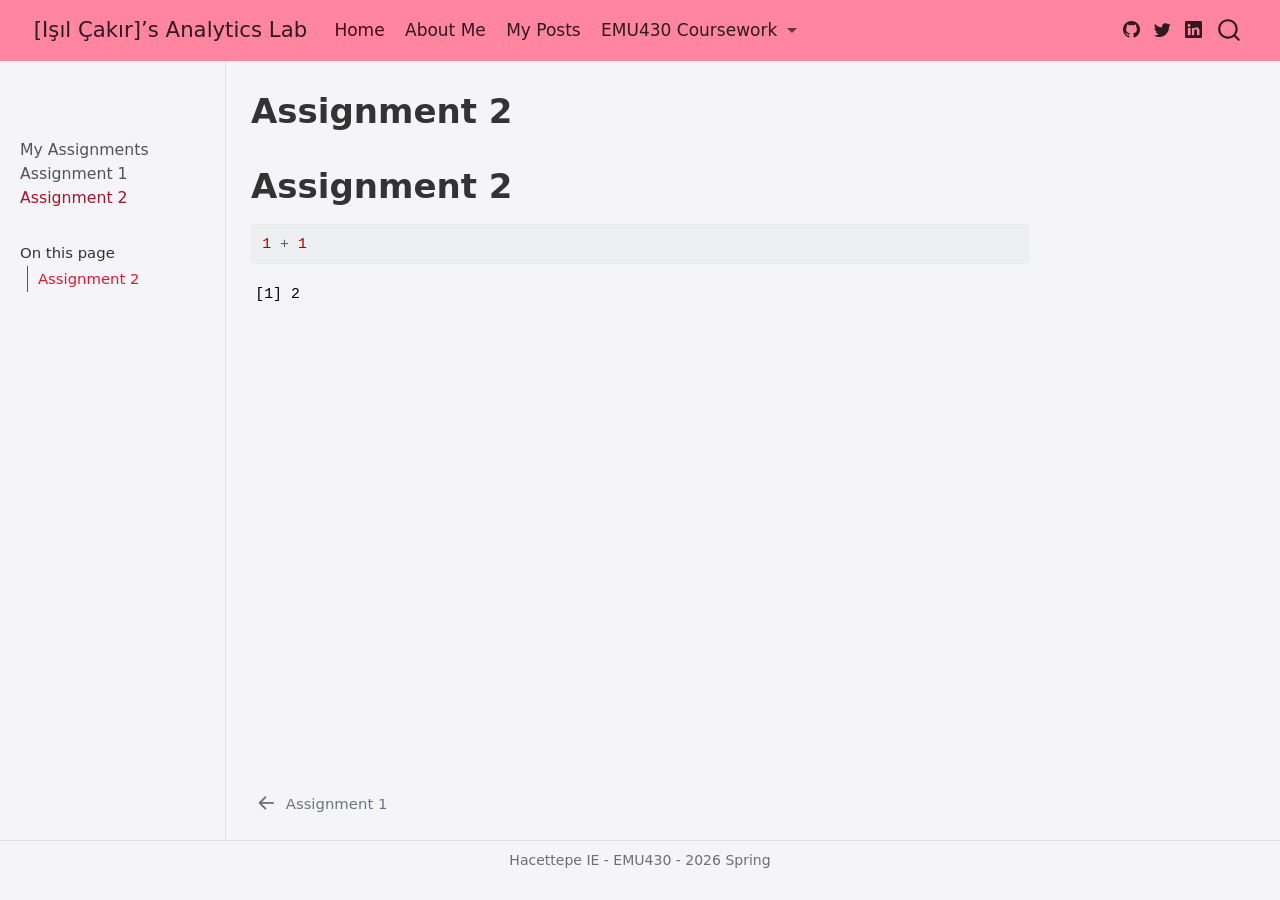
<file: docs/assignments/assignment-2.html>
<!DOCTYPE html>
<html xmlns="http://www.w3.org/1999/xhtml" lang="en" xml:lang="en"><head>

<meta charset="utf-8">
<meta name="generator" content="quarto-1.8.25">

<meta name="viewport" content="width=device-width, initial-scale=1.0, user-scalable=yes">


<title>Assignment 2 – [Işıl Çakır]’s Analytics Lab</title>
<style>
code{white-space: pre-wrap;}
span.smallcaps{font-variant: small-caps;}
div.columns{display: flex; gap: min(4vw, 1.5em);}
div.column{flex: auto; overflow-x: auto;}
div.hanging-indent{margin-left: 1.5em; text-indent: -1.5em;}
ul.task-list{list-style: none;}
ul.task-list li input[type="checkbox"] {
  width: 0.8em;
  margin: 0 0.8em 0.2em -1em; /* quarto-specific, see https://github.com/quarto-dev/quarto-cli/issues/4556 */ 
  vertical-align: middle;
}
/* CSS for syntax highlighting */
html { -webkit-text-size-adjust: 100%; }
pre > code.sourceCode { white-space: pre; position: relative; }
pre > code.sourceCode > span { display: inline-block; line-height: 1.25; }
pre > code.sourceCode > span:empty { height: 1.2em; }
.sourceCode { overflow: visible; }
code.sourceCode > span { color: inherit; text-decoration: inherit; }
div.sourceCode { margin: 1em 0; }
pre.sourceCode { margin: 0; }
@media screen {
div.sourceCode { overflow: auto; }
}
@media print {
pre > code.sourceCode { white-space: pre-wrap; }
pre > code.sourceCode > span { text-indent: -5em; padding-left: 5em; }
}
pre.numberSource code
  { counter-reset: source-line 0; }
pre.numberSource code > span
  { position: relative; left: -4em; counter-increment: source-line; }
pre.numberSource code > span > a:first-child::before
  { content: counter(source-line);
    position: relative; left: -1em; text-align: right; vertical-align: baseline;
    border: none; display: inline-block;
    -webkit-touch-callout: none; -webkit-user-select: none;
    -khtml-user-select: none; -moz-user-select: none;
    -ms-user-select: none; user-select: none;
    padding: 0 4px; width: 4em;
  }
pre.numberSource { margin-left: 3em;  padding-left: 4px; }
div.sourceCode
  {   }
@media screen {
pre > code.sourceCode > span > a:first-child::before { text-decoration: underline; }
}
</style>


<script src="../site_libs/quarto-nav/quarto-nav.js"></script>
<script src="../site_libs/quarto-nav/headroom.min.js"></script>
<script src="../site_libs/clipboard/clipboard.min.js"></script>
<script src="../site_libs/quarto-search/autocomplete.umd.js"></script>
<script src="../site_libs/quarto-search/fuse.min.js"></script>
<script src="../site_libs/quarto-search/quarto-search.js"></script>
<meta name="quarto:offset" content="../">
<link href="../assignments/assignment-1.html" rel="prev">
<script src="../site_libs/quarto-html/quarto.js" type="module"></script>
<script src="../site_libs/quarto-html/tabsets/tabsets.js" type="module"></script>
<script src="../site_libs/quarto-html/axe/axe-check.js" type="module"></script>
<script src="../site_libs/quarto-html/popper.min.js"></script>
<script src="../site_libs/quarto-html/tippy.umd.min.js"></script>
<script src="../site_libs/quarto-html/anchor.min.js"></script>
<link href="../site_libs/quarto-html/tippy.css" rel="stylesheet">
<link href="../site_libs/quarto-html/quarto-syntax-highlighting-7b89279ff1a6dce999919e0e67d4d9ec.css" rel="stylesheet" id="quarto-text-highlighting-styles">
<script src="../site_libs/bootstrap/bootstrap.min.js"></script>
<link href="../site_libs/bootstrap/bootstrap-icons.css" rel="stylesheet">
<link href="../site_libs/bootstrap/bootstrap-d367c7f76e213138dc1e5cba545730fd.min.css" rel="stylesheet" append-hash="true" id="quarto-bootstrap" data-mode="light">
<script id="quarto-search-options" type="application/json">{
  "location": "navbar",
  "copy-button": false,
  "collapse-after": 3,
  "panel-placement": "end",
  "type": "overlay",
  "limit": 50,
  "keyboard-shortcut": [
    "f",
    "/",
    "s"
  ],
  "show-item-context": false,
  "language": {
    "search-no-results-text": "No results",
    "search-matching-documents-text": "matching documents",
    "search-copy-link-title": "Copy link to search",
    "search-hide-matches-text": "Hide additional matches",
    "search-more-match-text": "more match in this document",
    "search-more-matches-text": "more matches in this document",
    "search-clear-button-title": "Clear",
    "search-text-placeholder": "",
    "search-detached-cancel-button-title": "Cancel",
    "search-submit-button-title": "Submit",
    "search-label": "Search"
  }
}</script>


<link rel="stylesheet" href="../styles.css">
</head>

<body class="nav-sidebar docked nav-fixed quarto-light">

<div id="quarto-search-results"></div>
  <header id="quarto-header" class="headroom fixed-top">
    <nav class="navbar navbar-expand-lg " data-bs-theme="dark">
      <div class="navbar-container container-fluid">
      <div class="navbar-brand-container mx-auto">
    <a href="../index.html" class="navbar-brand navbar-brand-logo">
    </a>
    <a class="navbar-brand" href="../index.html">
    <span class="navbar-title">[Işıl Çakır]’s Analytics Lab</span>
    </a>
  </div>
            <div id="quarto-search" class="" title="Search"></div>
          <button class="navbar-toggler" type="button" data-bs-toggle="collapse" data-bs-target="#navbarCollapse" aria-controls="navbarCollapse" role="menu" aria-expanded="false" aria-label="Toggle navigation" onclick="if (window.quartoToggleHeadroom) { window.quartoToggleHeadroom(); }">
  <span class="navbar-toggler-icon"></span>
</button>
          <div class="collapse navbar-collapse" id="navbarCollapse">
            <ul class="navbar-nav navbar-nav-scroll me-auto">
  <li class="nav-item">
    <a class="nav-link active" href="../index.html" aria-current="page"> 
<span class="menu-text">Home</span></a>
  </li>  
  <li class="nav-item">
    <a class="nav-link" href="../about.html"> 
<span class="menu-text">About Me</span></a>
  </li>  
  <li class="nav-item">
    <a class="nav-link" href="../posts.html"> 
<span class="menu-text">My Posts</span></a>
  </li>  
  <li class="nav-item dropdown ">
    <a class="nav-link dropdown-toggle" href="#" id="nav-menu-emu430-coursework" role="link" data-bs-toggle="dropdown" aria-expanded="false">
 <span class="menu-text">EMU430 Coursework</span>
    </a>
    <ul class="dropdown-menu" aria-labelledby="nav-menu-emu430-coursework">    
        <li>
    <a class="dropdown-item" href="../assignments.html">
 <span class="dropdown-text">Assignments</span></a>
  </li>  
        <li>
    <a class="dropdown-item" href="../project.html">
 <span class="dropdown-text">Project</span></a>
  </li>  
    </ul>
  </li>
</ul>
          </div> <!-- /navcollapse -->
            <div class="quarto-navbar-tools tools-wide">
    <a href="https://github.com/isilcakrr" title="" class="quarto-navigation-tool px-1" aria-label=""><i class="bi bi-github"></i></a>
    <a href="https://twitter.com" title="" class="quarto-navigation-tool px-1" aria-label=""><i class="bi bi-twitter"></i></a>
    <a href="https://www.linkedin.com/in/isil-cakir/" title="" class="quarto-navigation-tool px-1" aria-label=""><i class="bi bi-linkedin"></i></a>
</div>
      </div> <!-- /container-fluid -->
    </nav>
  <nav class="quarto-secondary-nav">
    <div class="container-fluid d-flex">
      <button type="button" class="quarto-btn-toggle btn" data-bs-toggle="collapse" role="button" data-bs-target=".quarto-sidebar-collapse-item" aria-controls="quarto-sidebar" aria-expanded="false" aria-label="Toggle sidebar navigation" onclick="if (window.quartoToggleHeadroom) { window.quartoToggleHeadroom(); }">
        <i class="bi bi-layout-text-sidebar-reverse"></i>
      </button>
        <nav class="quarto-page-breadcrumbs" aria-label="breadcrumb"><ol class="breadcrumb"><li class="breadcrumb-item"><a href="../assignments/assignment-2.html">Assignment 2</a></li></ol></nav>
        <a class="flex-grow-1" role="navigation" data-bs-toggle="collapse" data-bs-target=".quarto-sidebar-collapse-item" aria-controls="quarto-sidebar" aria-expanded="false" aria-label="Toggle sidebar navigation" onclick="if (window.quartoToggleHeadroom) { window.quartoToggleHeadroom(); }">      
        </a>
      <button type="button" class="btn quarto-search-button" aria-label="Search" onclick="window.quartoOpenSearch();">
        <i class="bi bi-search"></i>
      </button>
    </div>
  </nav>
</header>
<!-- content -->
<div id="quarto-content" class="quarto-container page-columns page-rows-contents page-layout-article page-navbar">
<!-- sidebar -->
  <nav id="quarto-sidebar" class="sidebar collapse collapse-horizontal quarto-sidebar-collapse-item sidebar-navigation docked overflow-auto">
    <div class="pt-lg-2 mt-2 text-left sidebar-header sidebar-header-stacked">
      <a href="../index.html" class="sidebar-logo-link">
      </a>
      </div>
        <div class="mt-2 flex-shrink-0 align-items-center">
        <div class="sidebar-search">
        <div id="quarto-search" class="" title="Search"></div>
        </div>
        </div>
    <div class="sidebar-menu-container"> 
    <ul class="list-unstyled mt-1">
        <li class="sidebar-item">
  <div class="sidebar-item-container"> 
  <a href="../assignments.html" class="sidebar-item-text sidebar-link">
 <span class="menu-text">My Assignments</span></a>
  </div>
</li>
        <li class="sidebar-item">
  <div class="sidebar-item-container"> 
  <a href="../assignments/assignment-1.html" class="sidebar-item-text sidebar-link">
 <span class="menu-text">Assignment 1</span></a>
  </div>
</li>
        <li class="sidebar-item">
  <div class="sidebar-item-container"> 
  <a href="../assignments/assignment-2.html" class="sidebar-item-text sidebar-link active">
 <span class="menu-text">Assignment 2</span></a>
  </div>
</li>
    </ul>
    </div>
    <nav id="TOC" role="doc-toc" class="toc-active">
    <h2 id="toc-title">On this page</h2>
   
  <ul>
  <li><a href="#assignment-2" id="toc-assignment-2" class="nav-link active" data-scroll-target="#assignment-2">Assignment 2</a></li>
  </ul>
</nav>
</nav>
<div id="quarto-sidebar-glass" class="quarto-sidebar-collapse-item" data-bs-toggle="collapse" data-bs-target=".quarto-sidebar-collapse-item"></div>
<!-- margin-sidebar -->
    <div id="quarto-margin-sidebar" class="sidebar margin-sidebar zindex-bottom">
    </div>
<!-- main -->
<main class="content" id="quarto-document-content">

<header id="title-block-header" class="quarto-title-block default">
<div class="quarto-title">
<h1 class="title">Assignment 2</h1>
</div>



<div class="quarto-title-meta">

    
  
    
  </div>
  


</header>


<section id="assignment-2" class="level1">
<h1>Assignment 2</h1>
<div class="cell">
<div class="code-copy-outer-scaffold"><div class="sourceCode cell-code" id="cb1"><pre class="sourceCode r code-with-copy"><code class="sourceCode r"><span id="cb1-1"><a href="#cb1-1" aria-hidden="true" tabindex="-1"></a><span class="dv">1</span> <span class="sc">+</span> <span class="dv">1</span></span></code></pre></div><button title="Copy to Clipboard" class="code-copy-button"><i class="bi"></i></button></div>
<div class="cell-output cell-output-stdout">
<pre><code>[1] 2</code></pre>
</div>
</div>


</section>

<a onclick="window.scrollTo(0, 0); return false;" role="button" id="quarto-back-to-top"><i class="bi bi-arrow-up"></i> Back to top</a></main> <!-- /main -->
<script id="quarto-html-after-body" type="application/javascript">
  window.document.addEventListener("DOMContentLoaded", function (event) {
    const icon = "";
    const anchorJS = new window.AnchorJS();
    anchorJS.options = {
      placement: 'right',
      icon: icon
    };
    anchorJS.add('.anchored');
    const isCodeAnnotation = (el) => {
      for (const clz of el.classList) {
        if (clz.startsWith('code-annotation-')) {                     
          return true;
        }
      }
      return false;
    }
    const onCopySuccess = function(e) {
      // button target
      const button = e.trigger;
      // don't keep focus
      button.blur();
      // flash "checked"
      button.classList.add('code-copy-button-checked');
      var currentTitle = button.getAttribute("title");
      button.setAttribute("title", "Copied!");
      let tooltip;
      if (window.bootstrap) {
        button.setAttribute("data-bs-toggle", "tooltip");
        button.setAttribute("data-bs-placement", "left");
        button.setAttribute("data-bs-title", "Copied!");
        tooltip = new bootstrap.Tooltip(button, 
          { trigger: "manual", 
            customClass: "code-copy-button-tooltip",
            offset: [0, -8]});
        tooltip.show();    
      }
      setTimeout(function() {
        if (tooltip) {
          tooltip.hide();
          button.removeAttribute("data-bs-title");
          button.removeAttribute("data-bs-toggle");
          button.removeAttribute("data-bs-placement");
        }
        button.setAttribute("title", currentTitle);
        button.classList.remove('code-copy-button-checked');
      }, 1000);
      // clear code selection
      e.clearSelection();
    }
    const getTextToCopy = function(trigger) {
      const outerScaffold = trigger.parentElement.cloneNode(true);
      const codeEl = outerScaffold.querySelector('code');
      for (const childEl of codeEl.children) {
        if (isCodeAnnotation(childEl)) {
          childEl.remove();
        }
      }
      return codeEl.innerText;
    }
    const clipboard = new window.ClipboardJS('.code-copy-button:not([data-in-quarto-modal])', {
      text: getTextToCopy
    });
    clipboard.on('success', onCopySuccess);
    if (window.document.getElementById('quarto-embedded-source-code-modal')) {
      const clipboardModal = new window.ClipboardJS('.code-copy-button[data-in-quarto-modal]', {
        text: getTextToCopy,
        container: window.document.getElementById('quarto-embedded-source-code-modal')
      });
      clipboardModal.on('success', onCopySuccess);
    }
      var localhostRegex = new RegExp(/^(?:http|https):\/\/localhost\:?[0-9]*\//);
      var mailtoRegex = new RegExp(/^mailto:/);
        var filterRegex = new RegExp('/' + window.location.host + '/');
      var isInternal = (href) => {
          return filterRegex.test(href) || localhostRegex.test(href) || mailtoRegex.test(href);
      }
      // Inspect non-navigation links and adorn them if external
     var links = window.document.querySelectorAll('a[href]:not(.nav-link):not(.navbar-brand):not(.toc-action):not(.sidebar-link):not(.sidebar-item-toggle):not(.pagination-link):not(.no-external):not([aria-hidden]):not(.dropdown-item):not(.quarto-navigation-tool):not(.about-link)');
      for (var i=0; i<links.length; i++) {
        const link = links[i];
        if (!isInternal(link.href)) {
          // undo the damage that might have been done by quarto-nav.js in the case of
          // links that we want to consider external
          if (link.dataset.originalHref !== undefined) {
            link.href = link.dataset.originalHref;
          }
        }
      }
    function tippyHover(el, contentFn, onTriggerFn, onUntriggerFn) {
      const config = {
        allowHTML: true,
        maxWidth: 500,
        delay: 100,
        arrow: false,
        appendTo: function(el) {
            return el.parentElement;
        },
        interactive: true,
        interactiveBorder: 10,
        theme: 'quarto',
        placement: 'bottom-start',
      };
      if (contentFn) {
        config.content = contentFn;
      }
      if (onTriggerFn) {
        config.onTrigger = onTriggerFn;
      }
      if (onUntriggerFn) {
        config.onUntrigger = onUntriggerFn;
      }
      window.tippy(el, config); 
    }
    const noterefs = window.document.querySelectorAll('a[role="doc-noteref"]');
    for (var i=0; i<noterefs.length; i++) {
      const ref = noterefs[i];
      tippyHover(ref, function() {
        // use id or data attribute instead here
        let href = ref.getAttribute('data-footnote-href') || ref.getAttribute('href');
        try { href = new URL(href).hash; } catch {}
        const id = href.replace(/^#\/?/, "");
        const note = window.document.getElementById(id);
        if (note) {
          return note.innerHTML;
        } else {
          return "";
        }
      });
    }
    const xrefs = window.document.querySelectorAll('a.quarto-xref');
    const processXRef = (id, note) => {
      // Strip column container classes
      const stripColumnClz = (el) => {
        el.classList.remove("page-full", "page-columns");
        if (el.children) {
          for (const child of el.children) {
            stripColumnClz(child);
          }
        }
      }
      stripColumnClz(note)
      if (id === null || id.startsWith('sec-')) {
        // Special case sections, only their first couple elements
        const container = document.createElement("div");
        if (note.children && note.children.length > 2) {
          container.appendChild(note.children[0].cloneNode(true));
          for (let i = 1; i < note.children.length; i++) {
            const child = note.children[i];
            if (child.tagName === "P" && child.innerText === "") {
              continue;
            } else {
              container.appendChild(child.cloneNode(true));
              break;
            }
          }
          if (window.Quarto?.typesetMath) {
            window.Quarto.typesetMath(container);
          }
          return container.innerHTML
        } else {
          if (window.Quarto?.typesetMath) {
            window.Quarto.typesetMath(note);
          }
          return note.innerHTML;
        }
      } else {
        // Remove any anchor links if they are present
        const anchorLink = note.querySelector('a.anchorjs-link');
        if (anchorLink) {
          anchorLink.remove();
        }
        if (window.Quarto?.typesetMath) {
          window.Quarto.typesetMath(note);
        }
        if (note.classList.contains("callout")) {
          return note.outerHTML;
        } else {
          return note.innerHTML;
        }
      }
    }
    for (var i=0; i<xrefs.length; i++) {
      const xref = xrefs[i];
      tippyHover(xref, undefined, function(instance) {
        instance.disable();
        let url = xref.getAttribute('href');
        let hash = undefined; 
        if (url.startsWith('#')) {
          hash = url;
        } else {
          try { hash = new URL(url).hash; } catch {}
        }
        if (hash) {
          const id = hash.replace(/^#\/?/, "");
          const note = window.document.getElementById(id);
          if (note !== null) {
            try {
              const html = processXRef(id, note.cloneNode(true));
              instance.setContent(html);
            } finally {
              instance.enable();
              instance.show();
            }
          } else {
            // See if we can fetch this
            fetch(url.split('#')[0])
            .then(res => res.text())
            .then(html => {
              const parser = new DOMParser();
              const htmlDoc = parser.parseFromString(html, "text/html");
              const note = htmlDoc.getElementById(id);
              if (note !== null) {
                const html = processXRef(id, note);
                instance.setContent(html);
              } 
            }).finally(() => {
              instance.enable();
              instance.show();
            });
          }
        } else {
          // See if we can fetch a full url (with no hash to target)
          // This is a special case and we should probably do some content thinning / targeting
          fetch(url)
          .then(res => res.text())
          .then(html => {
            const parser = new DOMParser();
            const htmlDoc = parser.parseFromString(html, "text/html");
            const note = htmlDoc.querySelector('main.content');
            if (note !== null) {
              // This should only happen for chapter cross references
              // (since there is no id in the URL)
              // remove the first header
              if (note.children.length > 0 && note.children[0].tagName === "HEADER") {
                note.children[0].remove();
              }
              const html = processXRef(null, note);
              instance.setContent(html);
            } 
          }).finally(() => {
            instance.enable();
            instance.show();
          });
        }
      }, function(instance) {
      });
    }
        let selectedAnnoteEl;
        const selectorForAnnotation = ( cell, annotation) => {
          let cellAttr = 'data-code-cell="' + cell + '"';
          let lineAttr = 'data-code-annotation="' +  annotation + '"';
          const selector = 'span[' + cellAttr + '][' + lineAttr + ']';
          return selector;
        }
        const selectCodeLines = (annoteEl) => {
          const doc = window.document;
          const targetCell = annoteEl.getAttribute("data-target-cell");
          const targetAnnotation = annoteEl.getAttribute("data-target-annotation");
          const annoteSpan = window.document.querySelector(selectorForAnnotation(targetCell, targetAnnotation));
          const lines = annoteSpan.getAttribute("data-code-lines").split(",");
          const lineIds = lines.map((line) => {
            return targetCell + "-" + line;
          })
          let top = null;
          let height = null;
          let parent = null;
          if (lineIds.length > 0) {
              //compute the position of the single el (top and bottom and make a div)
              const el = window.document.getElementById(lineIds[0]);
              top = el.offsetTop;
              height = el.offsetHeight;
              parent = el.parentElement.parentElement;
            if (lineIds.length > 1) {
              const lastEl = window.document.getElementById(lineIds[lineIds.length - 1]);
              const bottom = lastEl.offsetTop + lastEl.offsetHeight;
              height = bottom - top;
            }
            if (top !== null && height !== null && parent !== null) {
              // cook up a div (if necessary) and position it 
              let div = window.document.getElementById("code-annotation-line-highlight");
              if (div === null) {
                div = window.document.createElement("div");
                div.setAttribute("id", "code-annotation-line-highlight");
                div.style.position = 'absolute';
                parent.appendChild(div);
              }
              div.style.top = top - 2 + "px";
              div.style.height = height + 4 + "px";
              div.style.left = 0;
              let gutterDiv = window.document.getElementById("code-annotation-line-highlight-gutter");
              if (gutterDiv === null) {
                gutterDiv = window.document.createElement("div");
                gutterDiv.setAttribute("id", "code-annotation-line-highlight-gutter");
                gutterDiv.style.position = 'absolute';
                const codeCell = window.document.getElementById(targetCell);
                const gutter = codeCell.querySelector('.code-annotation-gutter');
                gutter.appendChild(gutterDiv);
              }
              gutterDiv.style.top = top - 2 + "px";
              gutterDiv.style.height = height + 4 + "px";
            }
            selectedAnnoteEl = annoteEl;
          }
        };
        const unselectCodeLines = () => {
          const elementsIds = ["code-annotation-line-highlight", "code-annotation-line-highlight-gutter"];
          elementsIds.forEach((elId) => {
            const div = window.document.getElementById(elId);
            if (div) {
              div.remove();
            }
          });
          selectedAnnoteEl = undefined;
        };
          // Handle positioning of the toggle
      window.addEventListener(
        "resize",
        throttle(() => {
          elRect = undefined;
          if (selectedAnnoteEl) {
            selectCodeLines(selectedAnnoteEl);
          }
        }, 10)
      );
      function throttle(fn, ms) {
      let throttle = false;
      let timer;
        return (...args) => {
          if(!throttle) { // first call gets through
              fn.apply(this, args);
              throttle = true;
          } else { // all the others get throttled
              if(timer) clearTimeout(timer); // cancel #2
              timer = setTimeout(() => {
                fn.apply(this, args);
                timer = throttle = false;
              }, ms);
          }
        };
      }
        // Attach click handler to the DT
        const annoteDls = window.document.querySelectorAll('dt[data-target-cell]');
        for (const annoteDlNode of annoteDls) {
          annoteDlNode.addEventListener('click', (event) => {
            const clickedEl = event.target;
            if (clickedEl !== selectedAnnoteEl) {
              unselectCodeLines();
              const activeEl = window.document.querySelector('dt[data-target-cell].code-annotation-active');
              if (activeEl) {
                activeEl.classList.remove('code-annotation-active');
              }
              selectCodeLines(clickedEl);
              clickedEl.classList.add('code-annotation-active');
            } else {
              // Unselect the line
              unselectCodeLines();
              clickedEl.classList.remove('code-annotation-active');
            }
          });
        }
    const findCites = (el) => {
      const parentEl = el.parentElement;
      if (parentEl) {
        const cites = parentEl.dataset.cites;
        if (cites) {
          return {
            el,
            cites: cites.split(' ')
          };
        } else {
          return findCites(el.parentElement)
        }
      } else {
        return undefined;
      }
    };
    var bibliorefs = window.document.querySelectorAll('a[role="doc-biblioref"]');
    for (var i=0; i<bibliorefs.length; i++) {
      const ref = bibliorefs[i];
      const citeInfo = findCites(ref);
      if (citeInfo) {
        tippyHover(citeInfo.el, function() {
          var popup = window.document.createElement('div');
          citeInfo.cites.forEach(function(cite) {
            var citeDiv = window.document.createElement('div');
            citeDiv.classList.add('hanging-indent');
            citeDiv.classList.add('csl-entry');
            var biblioDiv = window.document.getElementById('ref-' + cite);
            if (biblioDiv) {
              citeDiv.innerHTML = biblioDiv.innerHTML;
            }
            popup.appendChild(citeDiv);
          });
          return popup.innerHTML;
        });
      }
    }
  });
  </script>
<nav class="page-navigation">
  <div class="nav-page nav-page-previous">
      <a href="../assignments/assignment-1.html" class="pagination-link" aria-label="Assignment 1">
        <i class="bi bi-arrow-left-short"></i> <span class="nav-page-text">Assignment 1</span>
      </a>          
  </div>
  <div class="nav-page nav-page-next">
  </div>
</nav>
</div> <!-- /content -->
<footer class="footer">
  <div class="nav-footer">
    <div class="nav-footer-left">
      &nbsp;
    </div>   
    <div class="nav-footer-center">
<p>Hacettepe IE - EMU430 - 2026 Spring</p>
</div>
    <div class="nav-footer-right">
      &nbsp;
    </div>
  </div>
</footer>




</body></html>
</file>
<file: docs/site_libs/quarto-html/tippy.css>
.tippy-box[data-animation=fade][data-state=hidden]{opacity:0}[data-tippy-root]{max-width:calc(100vw - 10px)}.tippy-box{position:relative;background-color:#333;color:#fff;border-radius:4px;font-size:14px;line-height:1.4;white-space:normal;outline:0;transition-property:transform,visibility,opacity}.tippy-box[data-placement^=top]>.tippy-arrow{bottom:0}.tippy-box[data-placement^=top]>.tippy-arrow:before{bottom:-7px;left:0;border-width:8px 8px 0;border-top-color:initial;transform-origin:center top}.tippy-box[data-placement^=bottom]>.tippy-arrow{top:0}.tippy-box[data-placement^=bottom]>.tippy-arrow:before{top:-7px;left:0;border-width:0 8px 8px;border-bottom-color:initial;transform-origin:center bottom}.tippy-box[data-placement^=left]>.tippy-arrow{right:0}.tippy-box[data-placement^=left]>.tippy-arrow:before{border-width:8px 0 8px 8px;border-left-color:initial;right:-7px;transform-origin:center left}.tippy-box[data-placement^=right]>.tippy-arrow{left:0}.tippy-box[data-placement^=right]>.tippy-arrow:before{left:-7px;border-width:8px 8px 8px 0;border-right-color:initial;transform-origin:center right}.tippy-box[data-inertia][data-state=visible]{transition-timing-function:cubic-bezier(.54,1.5,.38,1.11)}.tippy-arrow{width:16px;height:16px;color:#333}.tippy-arrow:before{content:"";position:absolute;border-color:transparent;border-style:solid}.tippy-content{position:relative;padding:5px 9px;z-index:1}
</file>
<file: docs/site_libs/quarto-html/quarto-syntax-highlighting-7b89279ff1a6dce999919e0e67d4d9ec.css>
/* quarto syntax highlight colors */
:root {
  --quarto-hl-ot-color: #003B4F;
  --quarto-hl-at-color: #657422;
  --quarto-hl-ss-color: #20794D;
  --quarto-hl-an-color: #5E5E5E;
  --quarto-hl-fu-color: #4758AB;
  --quarto-hl-st-color: #20794D;
  --quarto-hl-cf-color: #003B4F;
  --quarto-hl-op-color: #5E5E5E;
  --quarto-hl-er-color: #AD0000;
  --quarto-hl-bn-color: #AD0000;
  --quarto-hl-al-color: #AD0000;
  --quarto-hl-va-color: #111111;
  --quarto-hl-bu-color: inherit;
  --quarto-hl-ex-color: inherit;
  --quarto-hl-pp-color: #AD0000;
  --quarto-hl-in-color: #5E5E5E;
  --quarto-hl-vs-color: #20794D;
  --quarto-hl-wa-color: #5E5E5E;
  --quarto-hl-do-color: #5E5E5E;
  --quarto-hl-im-color: #00769E;
  --quarto-hl-ch-color: #20794D;
  --quarto-hl-dt-color: #AD0000;
  --quarto-hl-fl-color: #AD0000;
  --quarto-hl-co-color: #5E5E5E;
  --quarto-hl-cv-color: #5E5E5E;
  --quarto-hl-cn-color: #8f5902;
  --quarto-hl-sc-color: #5E5E5E;
  --quarto-hl-dv-color: #AD0000;
  --quarto-hl-kw-color: #003B4F;
}

/* other quarto variables */
:root {
  --quarto-font-monospace: SFMono-Regular, Menlo, Monaco, Consolas, "Liberation Mono", "Courier New", monospace;
}

/* syntax highlight based on Pandoc's rules */
pre > code.sourceCode > span {
  color: #003B4F;
}

code.sourceCode > span {
  color: #003B4F;
}

div.sourceCode,
div.sourceCode pre.sourceCode {
  color: #003B4F;
}

/* Normal */
code span {
  color: #003B4F;
}

/* Alert */
code span.al {
  color: #AD0000;
  font-style: inherit;
}

/* Annotation */
code span.an {
  color: #5E5E5E;
  font-style: inherit;
}

/* Attribute */
code span.at {
  color: #657422;
  font-style: inherit;
}

/* BaseN */
code span.bn {
  color: #AD0000;
  font-style: inherit;
}

/* BuiltIn */
code span.bu {
  font-style: inherit;
}

/* ControlFlow */
code span.cf {
  color: #003B4F;
  font-weight: bold;
  font-style: inherit;
}

/* Char */
code span.ch {
  color: #20794D;
  font-style: inherit;
}

/* Constant */
code span.cn {
  color: #8f5902;
  font-style: inherit;
}

/* Comment */
code span.co {
  color: #5E5E5E;
  font-style: inherit;
}

/* CommentVar */
code span.cv {
  color: #5E5E5E;
  font-style: italic;
}

/* Documentation */
code span.do {
  color: #5E5E5E;
  font-style: italic;
}

/* DataType */
code span.dt {
  color: #AD0000;
  font-style: inherit;
}

/* DecVal */
code span.dv {
  color: #AD0000;
  font-style: inherit;
}

/* Error */
code span.er {
  color: #AD0000;
  font-style: inherit;
}

/* Extension */
code span.ex {
  font-style: inherit;
}

/* Float */
code span.fl {
  color: #AD0000;
  font-style: inherit;
}

/* Function */
code span.fu {
  color: #4758AB;
  font-style: inherit;
}

/* Import */
code span.im {
  color: #00769E;
  font-style: inherit;
}

/* Information */
code span.in {
  color: #5E5E5E;
  font-style: inherit;
}

/* Keyword */
code span.kw {
  color: #003B4F;
  font-weight: bold;
  font-style: inherit;
}

/* Operator */
code span.op {
  color: #5E5E5E;
  font-style: inherit;
}

/* Other */
code span.ot {
  color: #003B4F;
  font-style: inherit;
}

/* Preprocessor */
code span.pp {
  color: #AD0000;
  font-style: inherit;
}

/* SpecialChar */
code span.sc {
  color: #5E5E5E;
  font-style: inherit;
}

/* SpecialString */
code span.ss {
  color: #20794D;
  font-style: inherit;
}

/* String */
code span.st {
  color: #20794D;
  font-style: inherit;
}

/* Variable */
code span.va {
  color: #111111;
  font-style: inherit;
}

/* VerbatimString */
code span.vs {
  color: #20794D;
  font-style: inherit;
}

/* Warning */
code span.wa {
  color: #5E5E5E;
  font-style: italic;
}

.prevent-inlining {
  content: "</";
}

/*# sourceMappingURL=3944bc705cfaf4c80e56f77c5205168a.css.map */
</file>
<file: docs/styles.css>
/* css styles */
</file>
